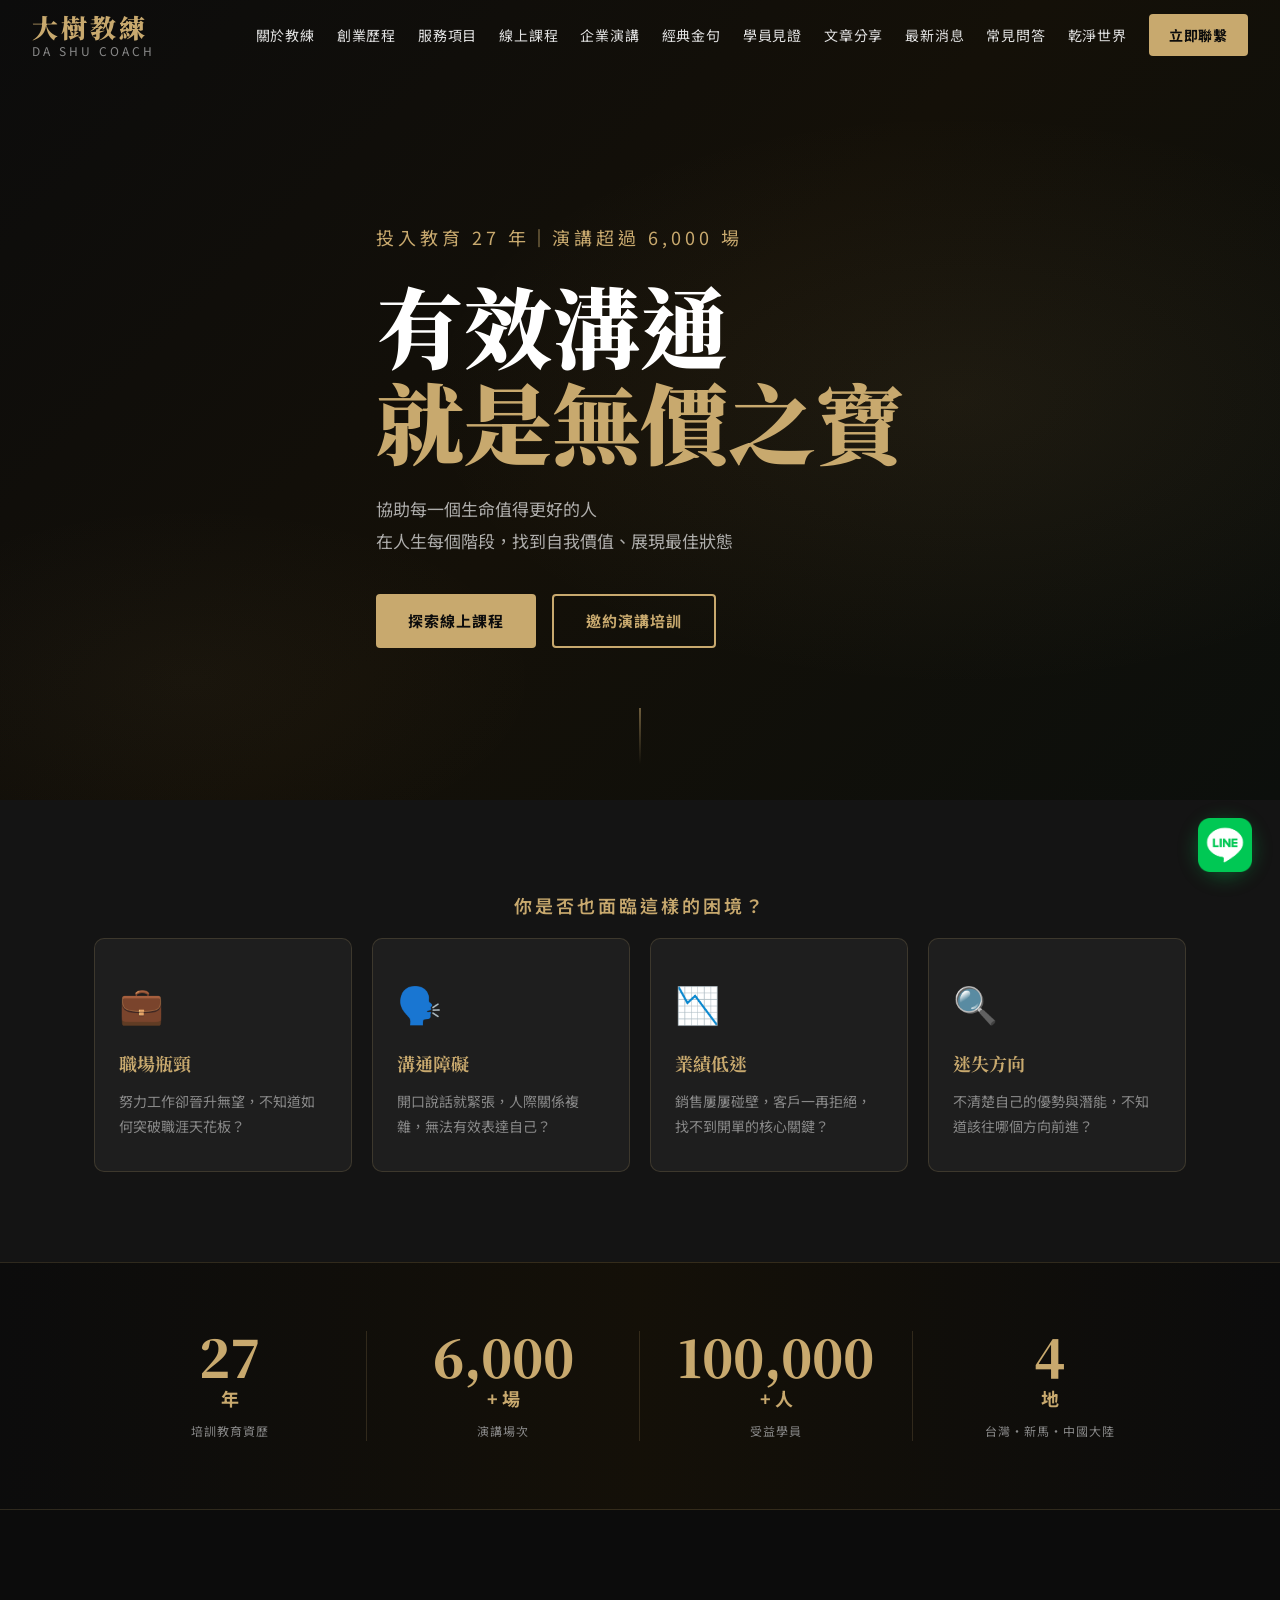
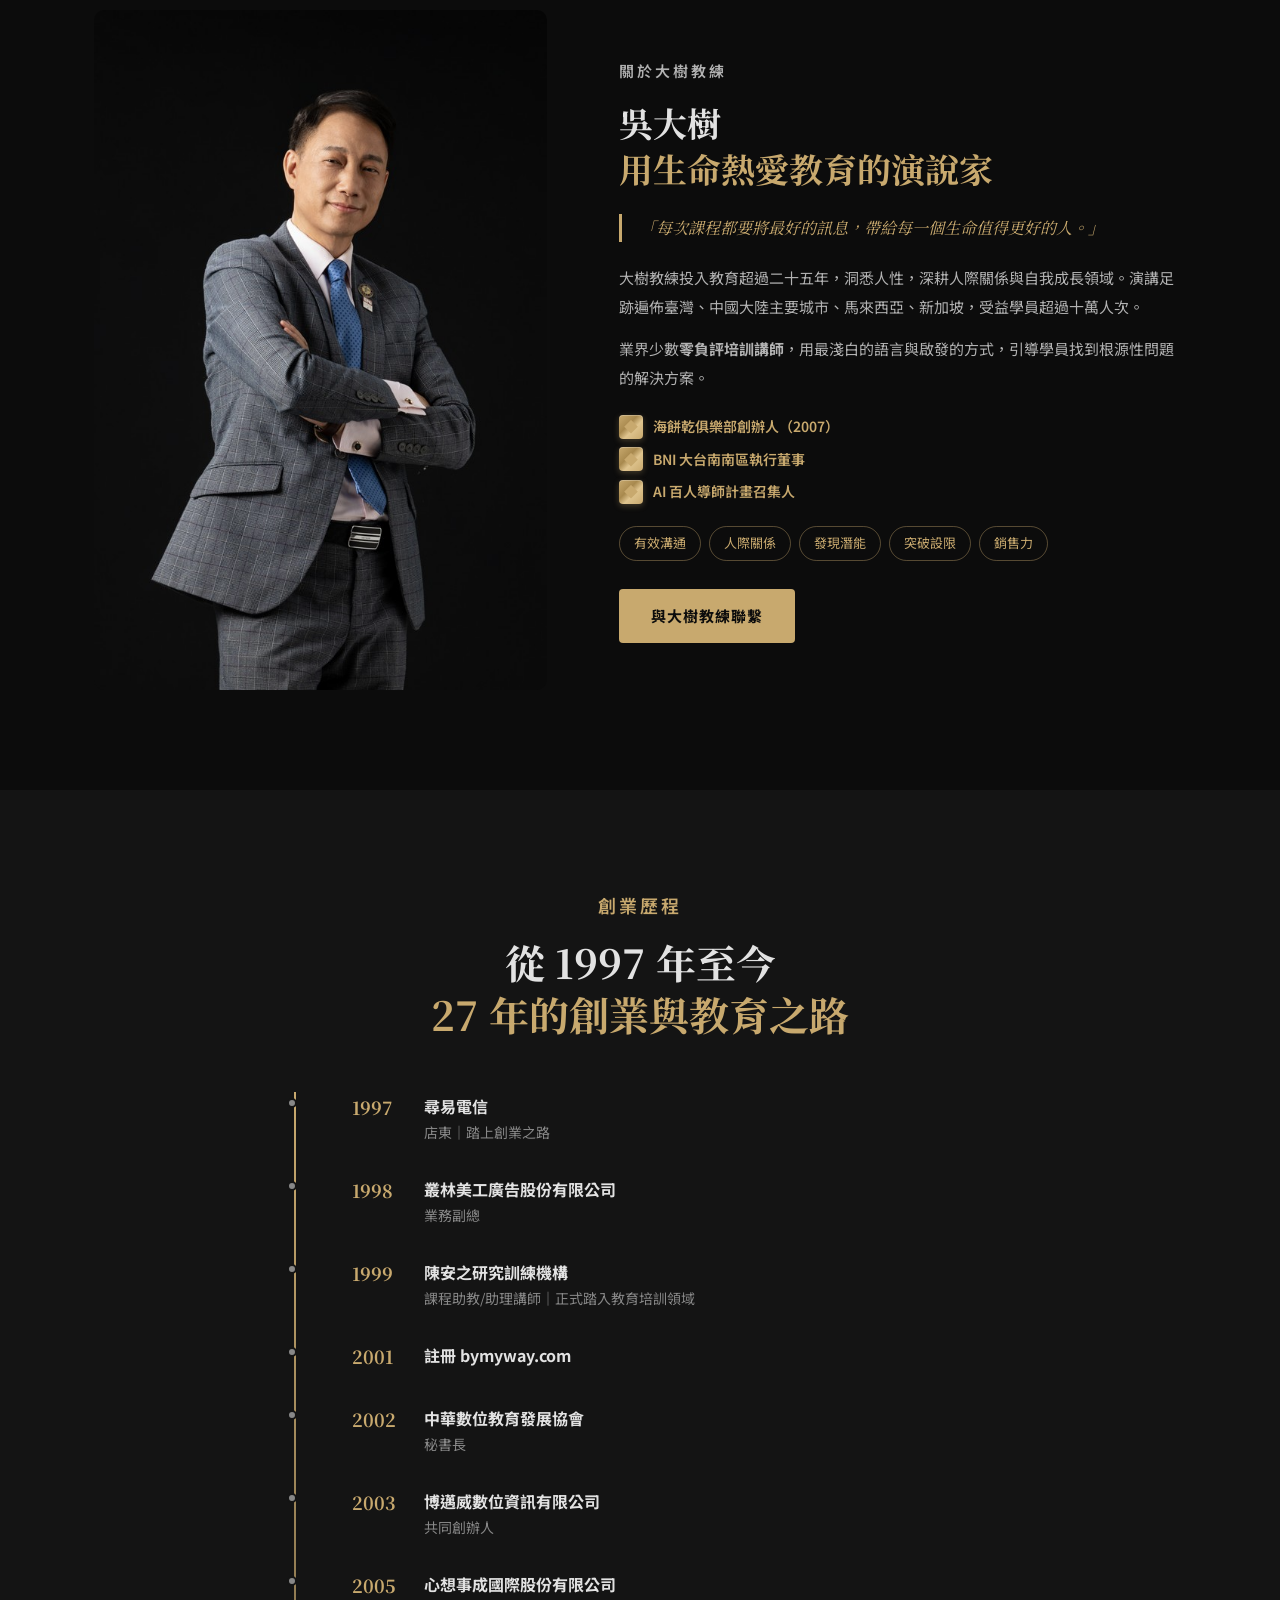
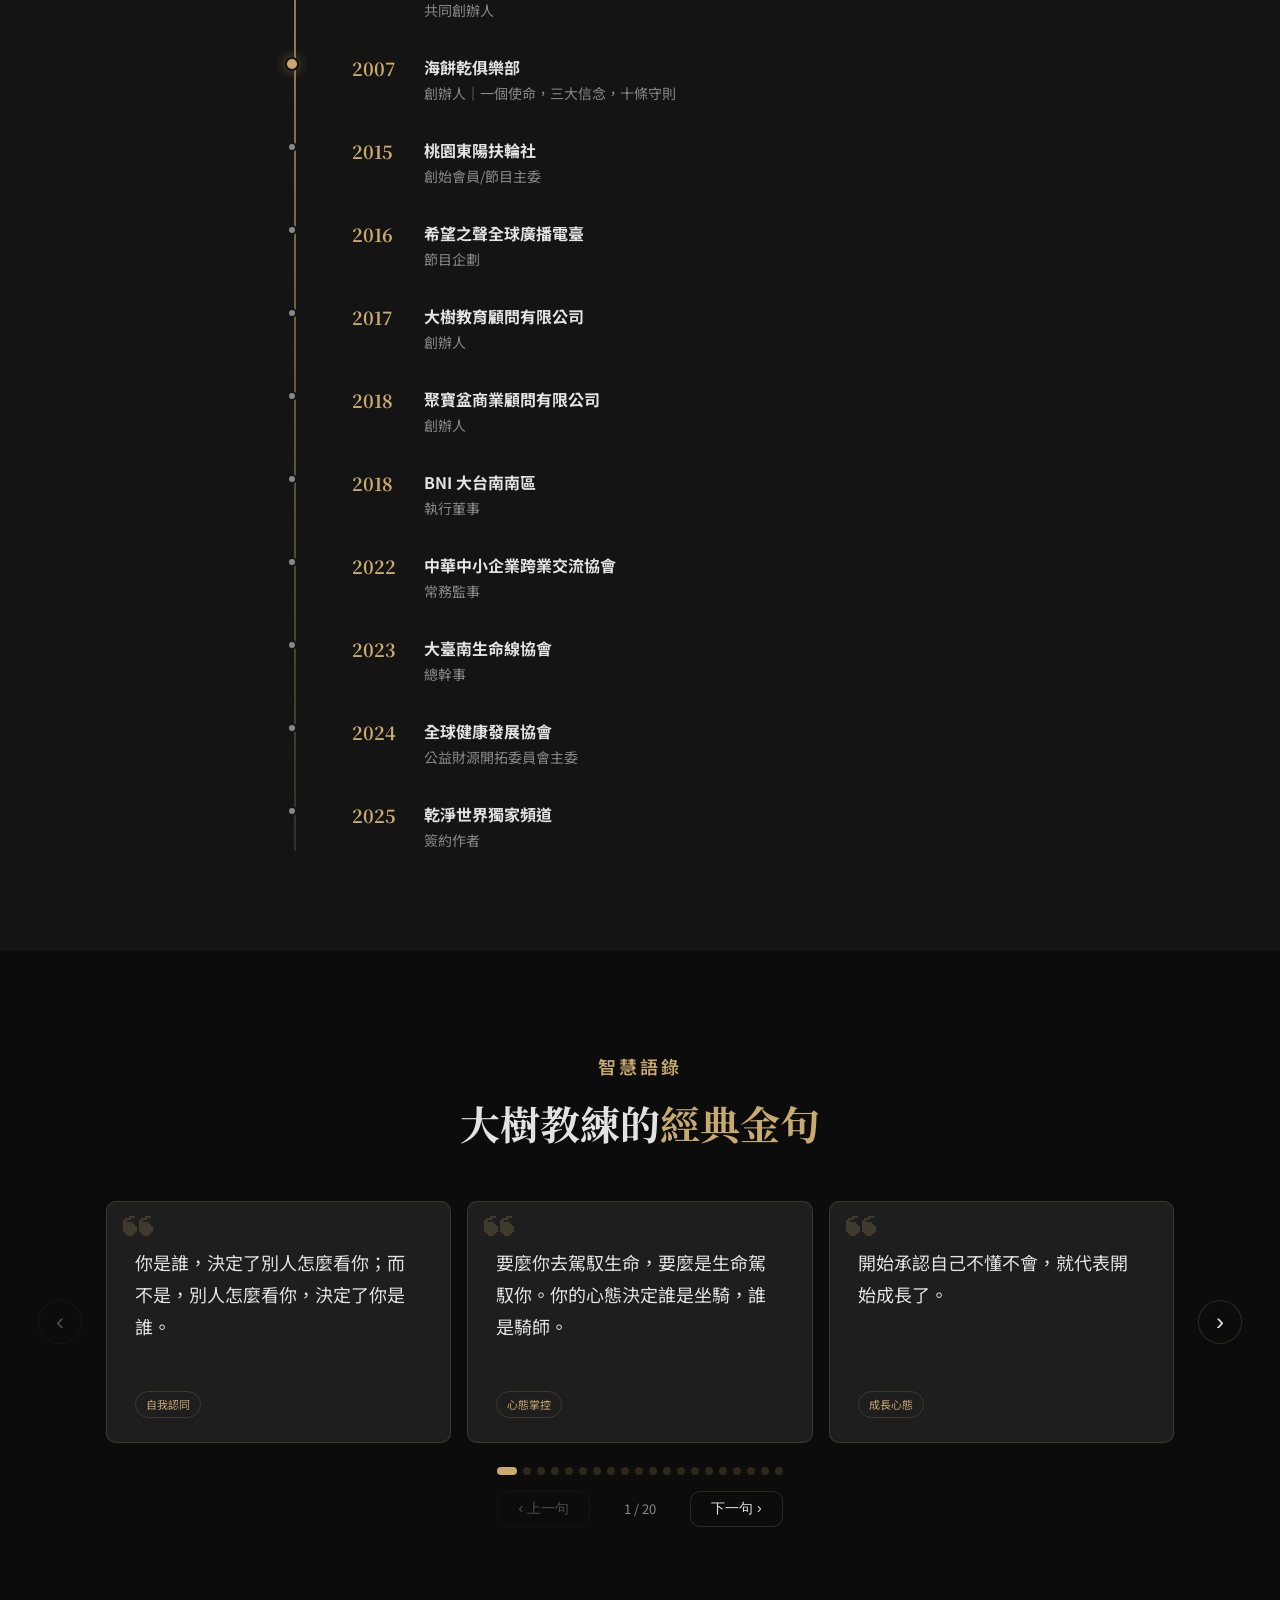
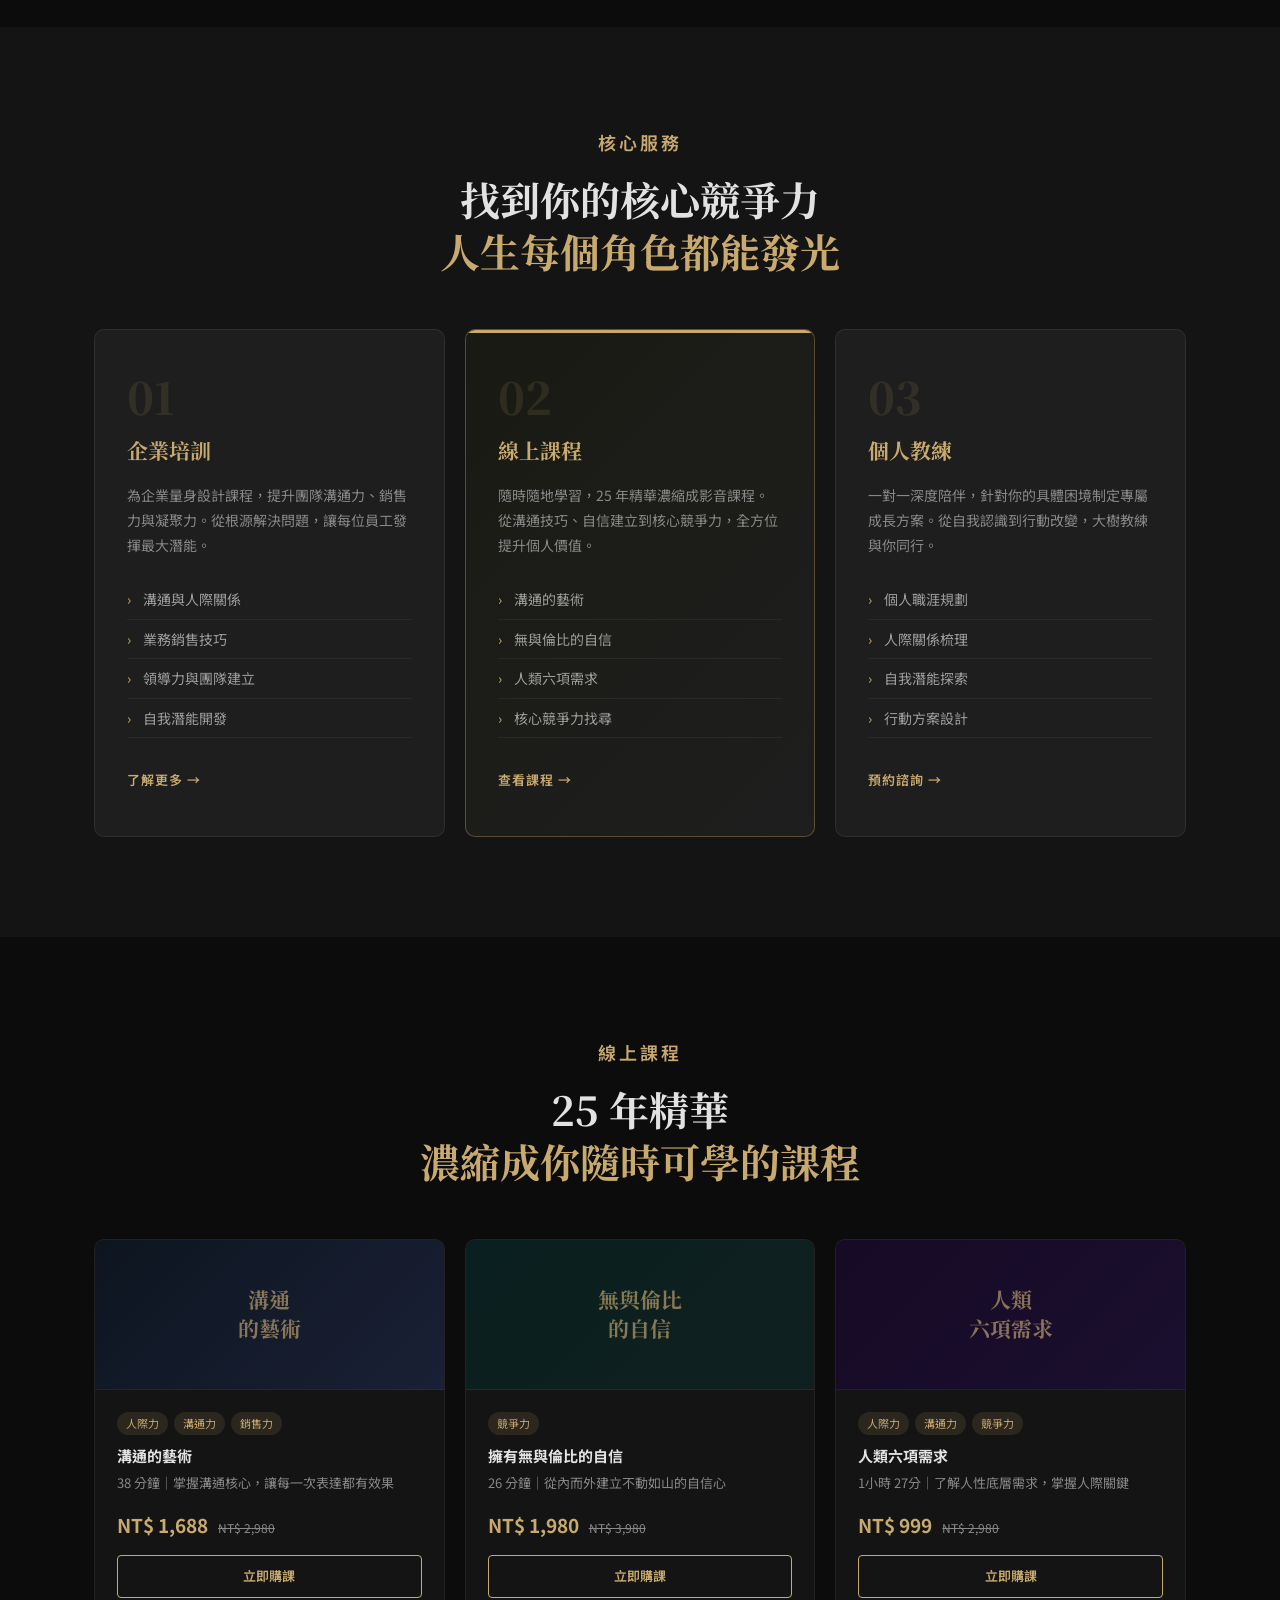
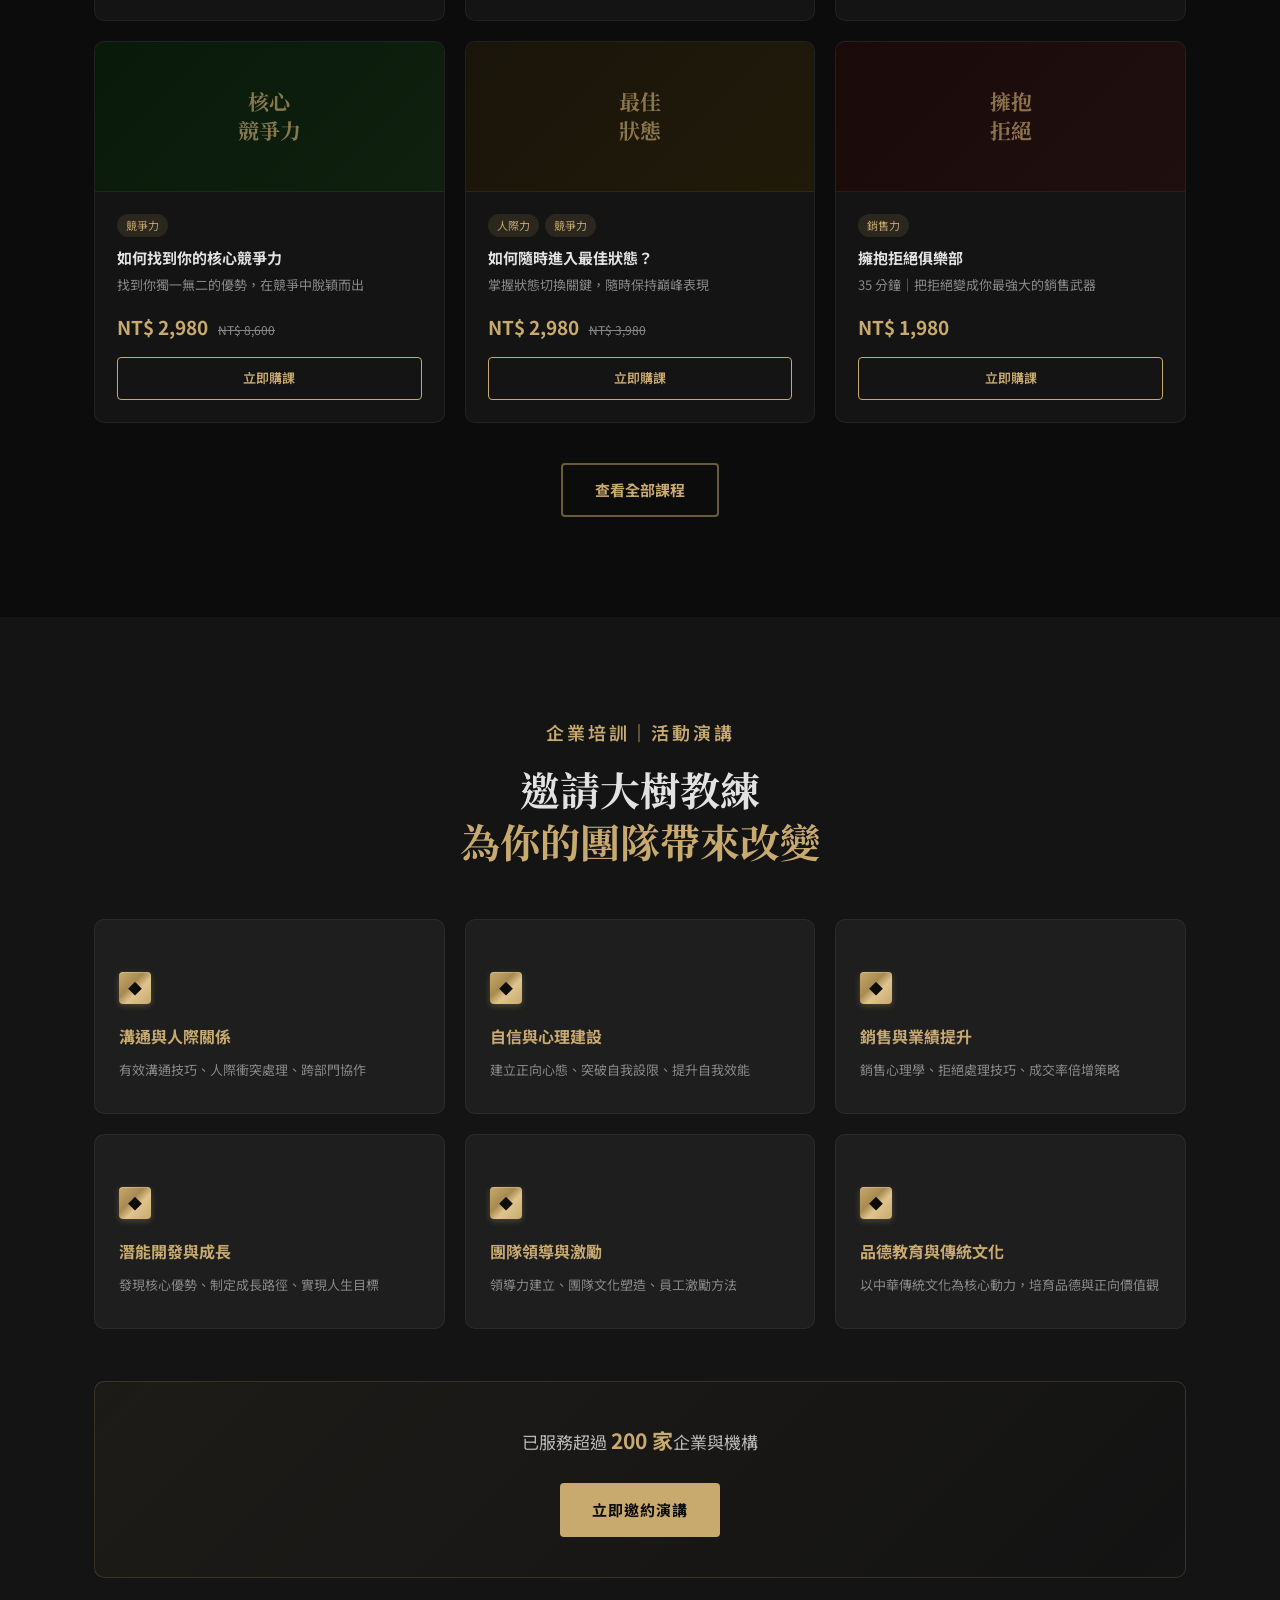
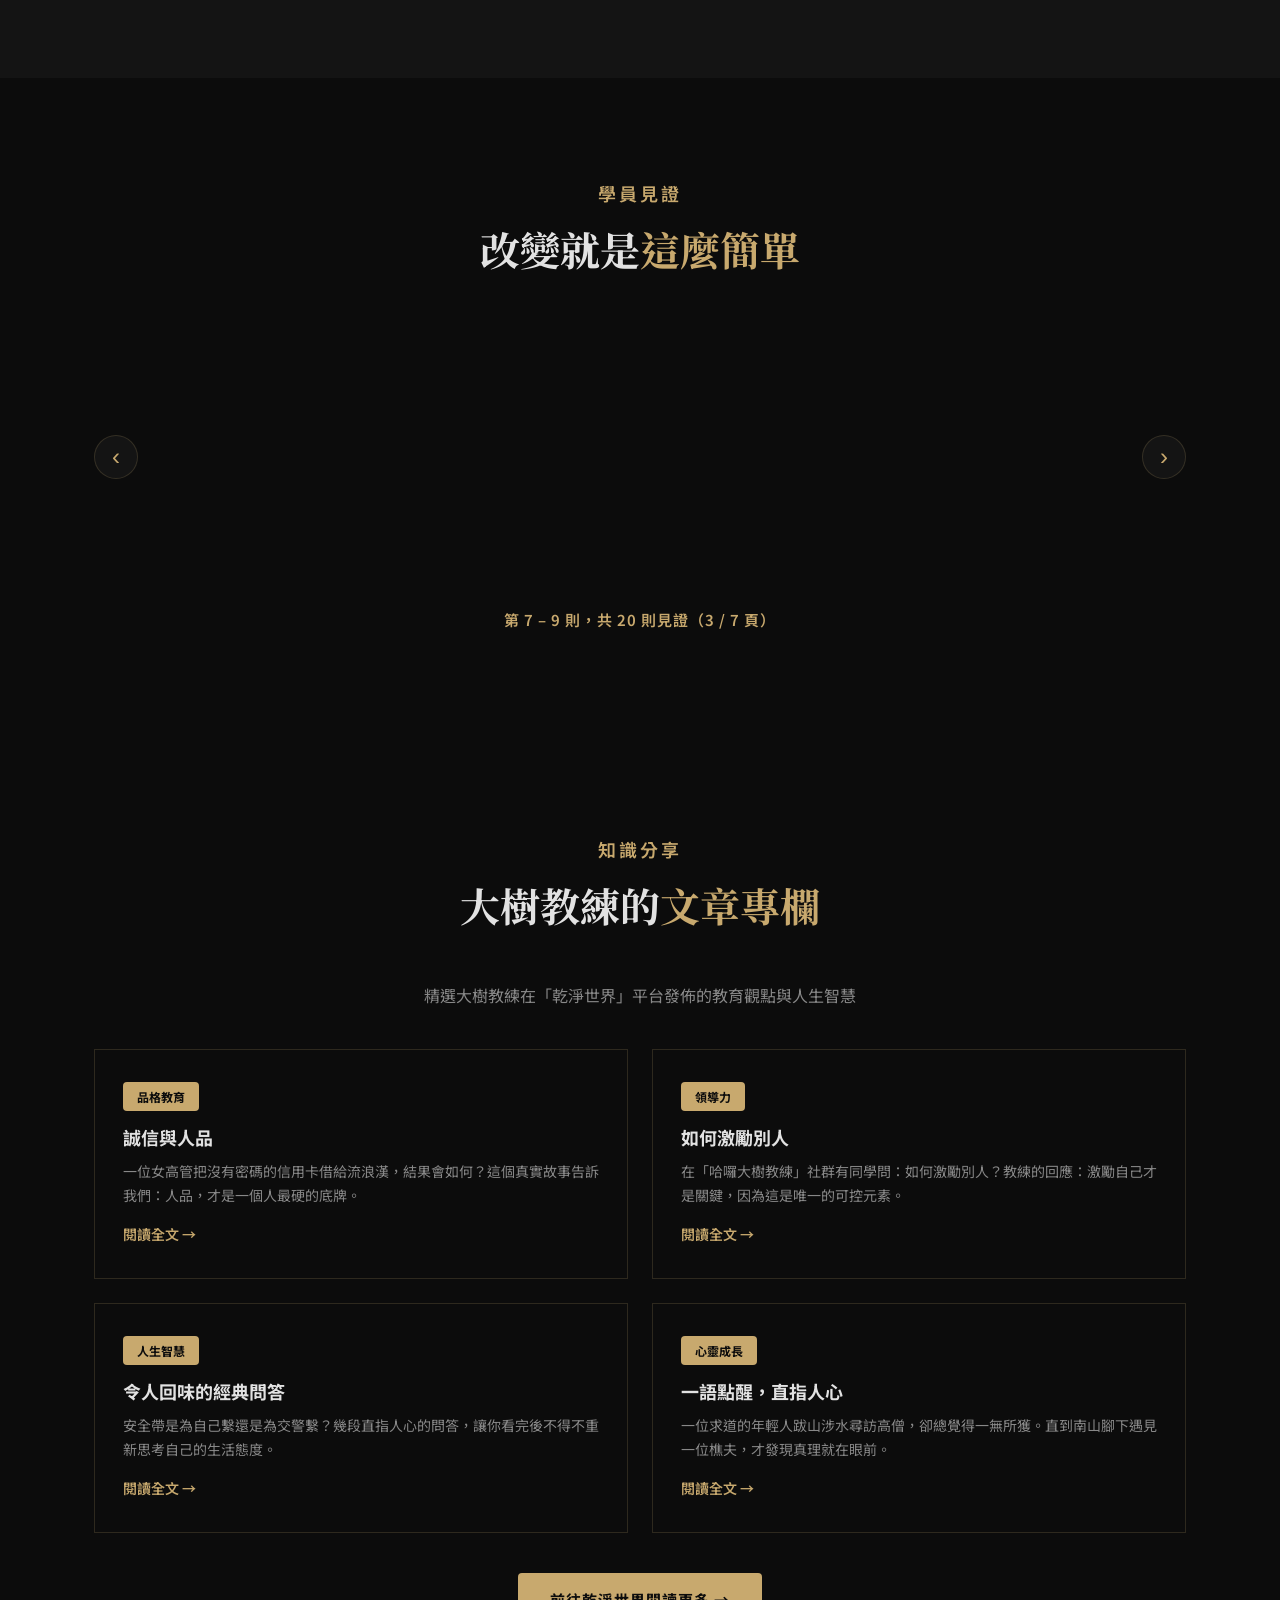
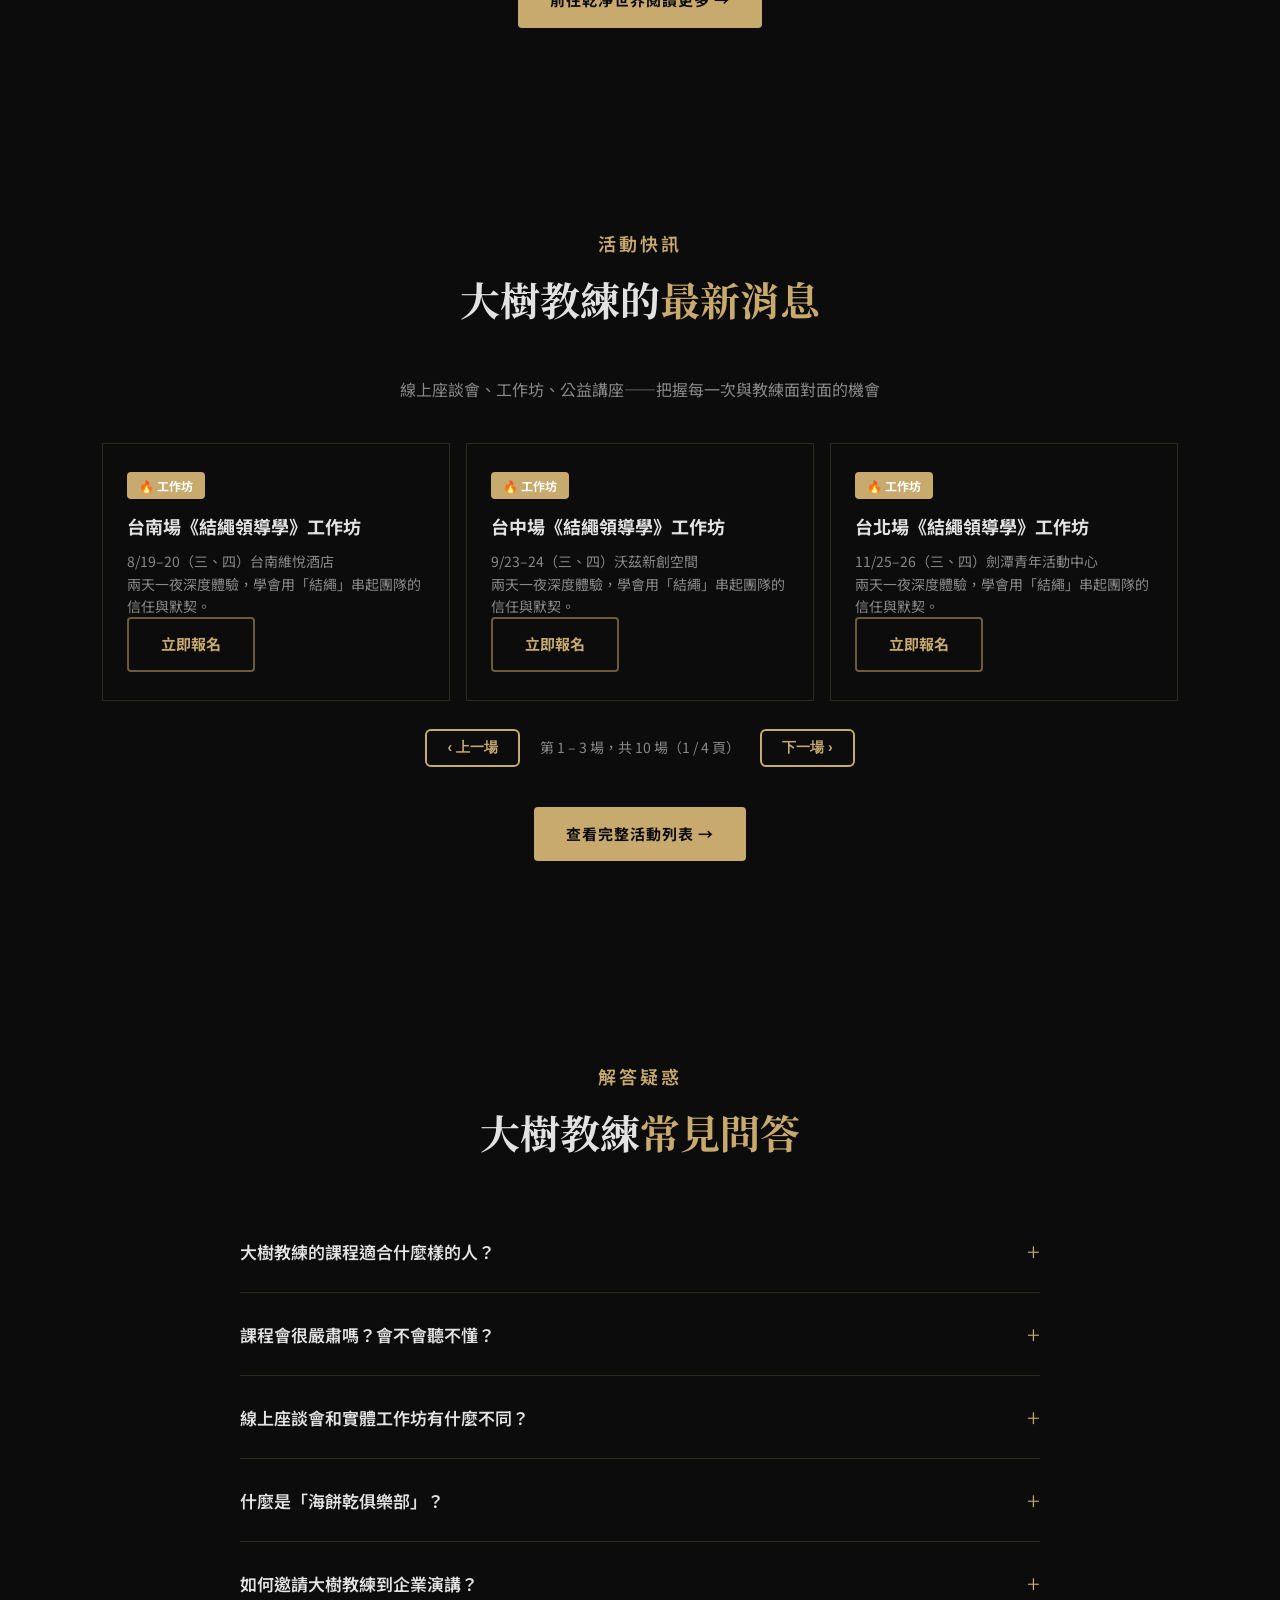
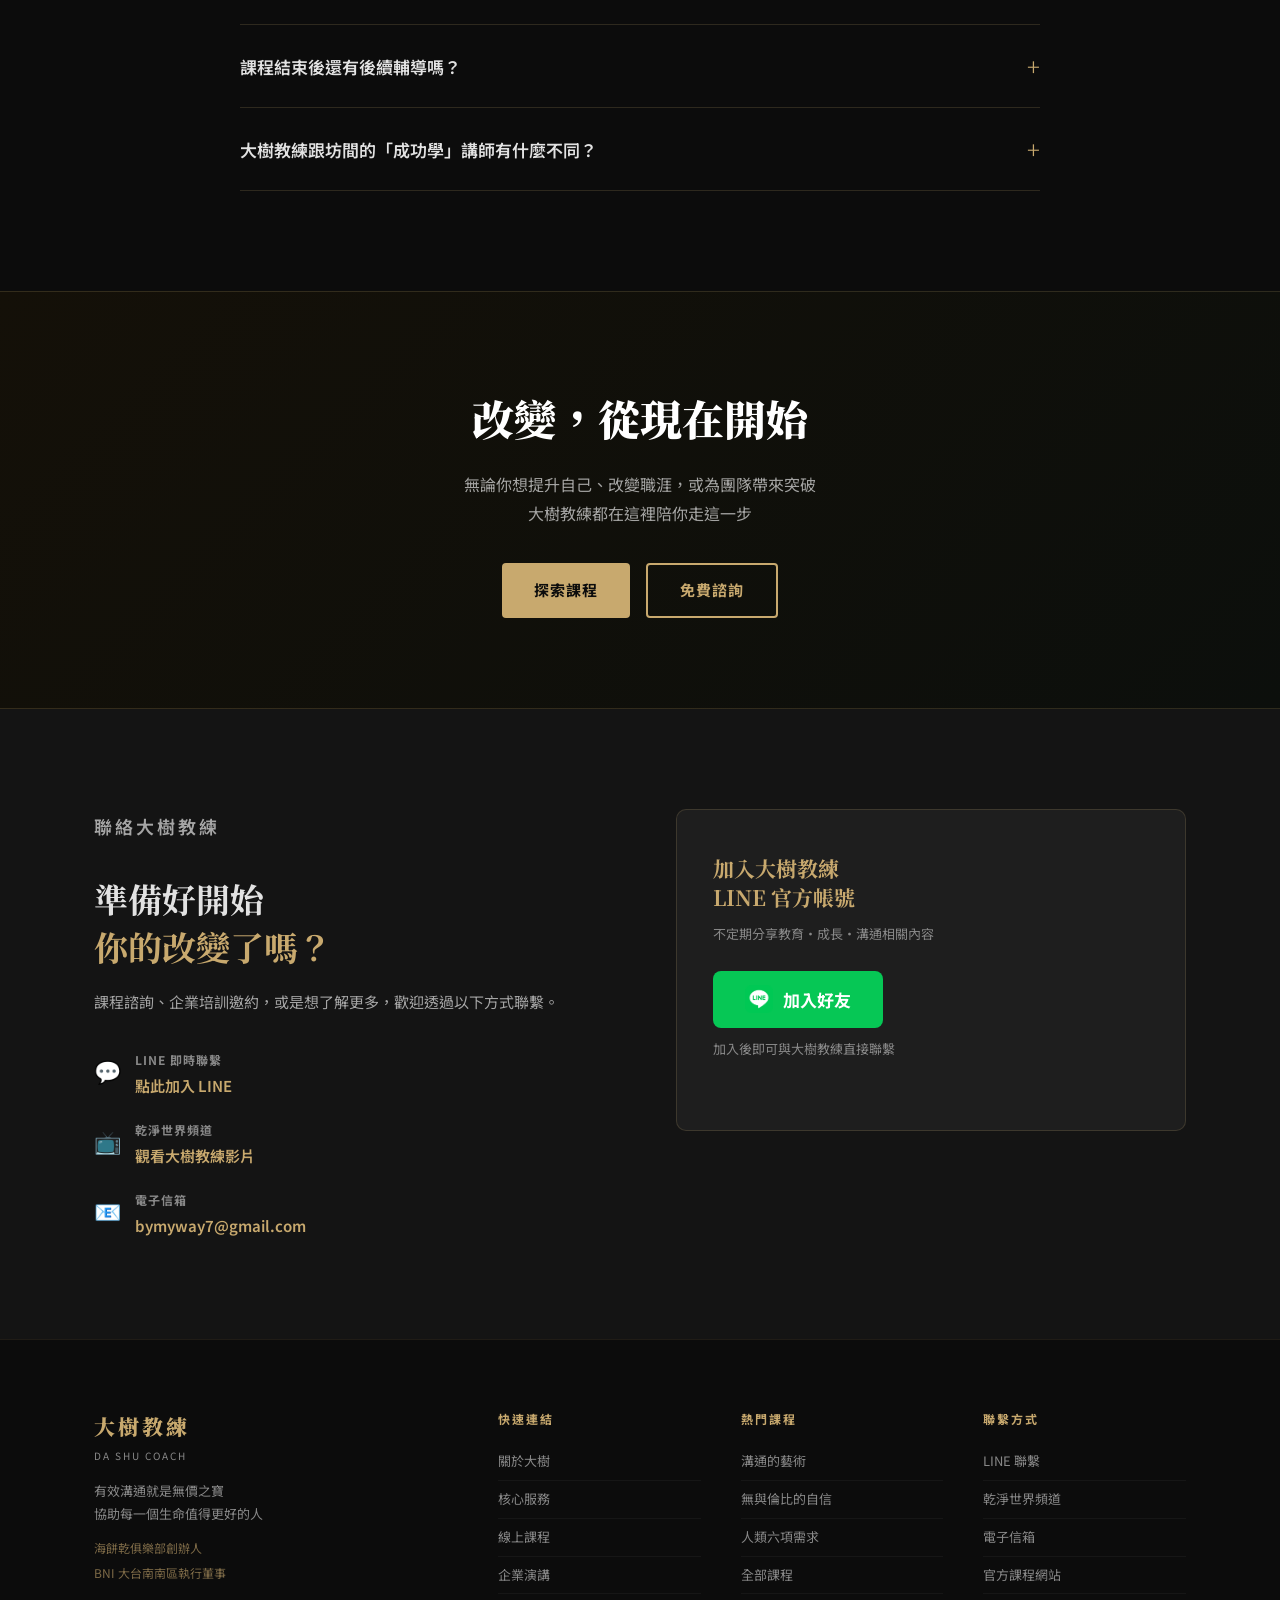
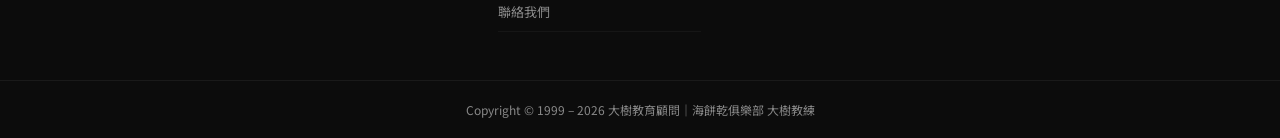
<file: index.html>
<!DOCTYPE html>
<html lang="zh-TW">
<head>
  <meta charset="UTF-8" />
  <meta name="viewport" content="width=device-width, initial-scale=1.0" />
  <title>大樹教練 吳大樹 ｜ 有效溝通就是無價之寶</title>
  <meta name="description" content="大樹教練吳大樹——培訓教練・團隊組建・演講訓練・AI導入教練。投入教育超過25年，演講超過6,000場，足跡遍及台灣、新加坡、馬來西亞及中國大陸。海餅乾俱樂部創辦人，BNI大台南南區執行董事，AI百人導師計畫召集人。" />
  <link rel="preconnect" href="https://fonts.googleapis.com" />
  <link rel="preconnect" href="https://fonts.gstatic.com" crossorigin />
  <link href="https://fonts.googleapis.com/css2?family=Noto+Serif+TC:wght@400;700;900&family=Noto+Sans+TC:wght@300;400;500;700&display=swap" rel="stylesheet" />
  <link rel="stylesheet" href="style.css" />

  <!-- GEO: Person Schema -->
  <script type="application/ld+json">
  {
    "@context": "https://schema.org",
    "@type": "Person",
    "name": "吳大樹",
    "alternateName": "大樹教練",
    "jobTitle": "培訓教練・團隊組建顧問・演講訓練師・AI導入教練",
    "description": "大樹教練吳大樹，投入教育超過25年，演講超過6,000場，足跡遍及台灣、新加坡、馬來西亞及中國大陸。專精培訓教練、團隊組建、演講訓練、AI導入輔導。海餅乾俱樂部創辦人，BNI大台南南區執行董事，AI百人導師計畫召集人。",
    "url": "https://www.bymyway.com/coach/",
    "sameAs": [
      "https://www.ganjingworld.com/@bymyway",
      "https://coach1973.github.io/bymyway-website/"
    ],
    "knowsAbout": ["培訓教練", "團隊組建", "演講訓練", "AI導入教練", "AI導入輔導", "有效溝通", "超級自信心", "領導力培訓", "企業演講", "結繩領導學"],
    "award": "BNI大台南南區執行董事",
    "affiliation": {
      "@type": "Organization",
      "name": "海餅乾俱樂部",
      "foundingDate": "2007",
      "description": "秉持培育人才、創造奇蹟、做對社會有貢獻的事的使命，由大樹教練於2007年創辦。"
    }
  }
  </script>

  <!-- GEO: FAQPage Schema -->
  <script type="application/ld+json">
  {
    "@context": "https://schema.org",
    "@type": "FAQPage",
    "mainEntity": [
      {
        "@type": "Question",
        "name": "大樹教練的課程適合什麼樣的人？",
        "acceptedAnswer": {
          "@type": "Answer",
          "text": "不論你是企業主管、創業者、業務人員、老師，或是想要提升自信心與溝通能力的任何人，教練的課程都能帶給你啟發。從20歲的大學生到60多歲的企業家，都在課程中找到屬於自己的收穫。"
        }
      },
      {
        "@type": "Question",
        "name": "課程會很嚴肅嗎？會不會聽不懂？",
        "acceptedAnswer": {
          "@type": "Answer",
          "text": "完全不會！大樹教練最擅長的就是用三歲小孩都聽得懂的話，講出深刻的人生道理。超過25年的教學經驗，讓課程節奏明快、案例生動，很多學員反饋12小時的課像坐高鐵一樣咻一下就過了。"
        }
      },
      {
        "@type": "Question",
        "name": "線上座談會和實體工作坊有什麼不同？",
        "acceptedAnswer": {
          "@type": "Answer",
          "text": "線上座談會每場約1.5小時，免費參加，適合初步認識教練的教學風格與理念。實體工作坊則是兩天一夜的深度體驗，透過互動演練、團隊挑戰與即時反饋，帶來更強烈的轉變與成長。"
        }
      },
      {
        "@type": "Question",
        "name": "什麼是海餅乾俱樂部？",
        "acceptedAnswer": {
          "@type": "Answer",
          "text": "海餅乾俱樂部是大樹教練於2007年創辦的核心團隊，秉持培育人才、創造奇蹟、做對社會有貢獻的事的使命。經過高標準的執行與印證，每年只有1至2位能成為正式成員。這是一群因理念相同而聚在一起的人。"
        }
      },
      {
        "@type": "Question",
        "name": "如何參加大樹教練的活動？",
        "acceptedAnswer": {
          "@type": "Answer",
          "text": "加入大樹教練的LINE官方帳號即可獲得最新活動通知與報名連結。線上座談會免費參加，實體工作坊分台南、台中、台北三地巡迴舉辦。"
        }
      },
      {
        "@type": "Question",
        "name": "大樹教練跟坊間的成功學講師有什麼不同？",
        "acceptedAnswer": {
          "@type": "Answer",
          "text": "大樹教練的核心信念是使用創世主的道德標準——真誠、善良、忍讓，所有教學都回歸到做人的根本。不販賣焦慮，不靠話術，而是用超過25年的真實經驗，幫助每一個生命值得更好的人。"
        }
      }
    ]
  }
  </script>

  <!-- GEO: Article Schema (4篇文章) -->
  <script type="application/ld+json">
  {
    "@context": "https://schema.org",
    "@type": "ItemList",
    "name": "大樹教練文章專欄",
    "itemListElement": [
      {
        "@type": "Article",
        "position": 1,
        "name": "誠信與人品",
        "author": {"@type": "Person", "name": "大樹教練"},
        "description": "一位女高管把沒有密碼的信用卡借給流浪漢，結果會如何？這個真實故事告訴我們：人品，才是一個人最硬的底牌。",
        "url": "https://www.ganjingworld.com/article/1h2hvr7vnil5CRdZgIX5tk5zF1ht1c"
      },
      {
        "@type": "Article",
        "position": 2,
        "name": "如何激勵別人",
        "author": {"@type": "Person", "name": "大樹教練"},
        "description": "在哈囉大樹教練社群有同學問：如何激勵別人？教練的回應：激勵自己才是關鍵，因為這是唯一的可控元素。",
        "url": "https://www.ganjingworld.com/article/1h4jau0kq6q2tot2iBenPs3Vz1g51c"
      },
      {
        "@type": "Article",
        "position": 3,
        "name": "令人回味的經典問答",
        "author": {"@type": "Person", "name": "大樹教練"},
        "description": "安全帶是為自己繫還是為交警繫？幾段直指人心的問答，讓你看完後不得不重新思考自己的生活態度。",
        "url": "https://www.ganjingworld.com/article/1h12753c9gq77W8zRDUFbRQsb1ml1c"
      },
      {
        "@type": "Article",
        "position": 4,
        "name": "一語點醒，直指人心",
        "author": {"@type": "Person", "name": "大樹教練"},
        "description": "一位求道的年輕人跋山涉水尋訪高僧，卻總覺得一無所獲。直到南山腳下遇見一位樵夫，才發現真理就在眼前。",
        "url": "https://www.ganjingworld.com/article/1h1dorjefkd1TtjypM9fPFma71vi1c"
      }
    ]
  }
  </script>

  <!-- GEO: Event Schema (近期活動) -->
  <script type="application/ld+json">
  {
    "@context": "https://schema.org",
    "@type": "ItemList",
    "name": "大樹教練近期活動",
    "itemListElement": [
      {
        "@type": "Event",
        "position": 1,
        "name": "大樹教練線上座談會（6/21）",
        "startDate": "2026-06-21T20:00:00+08:00",
        "endDate": "2026-06-21T21:30:00+08:00",
        "eventAttendanceMode": "https://schema.org/OnlineEventAttendanceMode",
        "organizer": {"@type": "Person", "name": "大樹教練"},
        "isAccessibleForFree": true,
        "description": "免費線上座談會，限額100人，由大樹教練主持"
      },
      {
        "@type": "Event",
        "position": 2,
        "name": "台南場《結繩領導學》實體工作坊",
        "startDate": "2026-08-19",
        "endDate": "2026-08-20",
        "eventAttendanceMode": "https://schema.org/OfflineEventAttendanceMode",
        "location": {"@type": "Place", "name": "台南維悅酒店", "address": "台南市"},
        "organizer": {"@type": "Person", "name": "大樹教練"},
        "description": "兩天一夜深度體驗，學會用結繩串起團隊的信任與默契"
      },
      {
        "@type": "Event",
        "position": 3,
        "name": "台中場《結繩領導學》實體工作坊",
        "startDate": "2026-09-23",
        "endDate": "2026-09-24",
        "eventAttendanceMode": "https://schema.org/OfflineEventAttendanceMode",
        "location": {"@type": "Place", "name": "沃茲新創空間", "address": "台中市"},
        "organizer": {"@type": "Person", "name": "大樹教練"},
        "description": "兩天一夜深度體驗，學會用結繩串起團隊的信任與默契"
      },
      {
        "@type": "Event",
        "position": 4,
        "name": "台北場《結繩領導學》實體工作坊",
        "startDate": "2026-11-25",
        "endDate": "2026-11-26",
        "eventAttendanceMode": "https://schema.org/OfflineEventAttendanceMode",
        "location": {"@type": "Place", "name": "劍潭青年活動中心", "address": "台北市"},
        "organizer": {"@type": "Person", "name": "大樹教練"},
        "description": "兩天一夜深度體驗，學會用結繩串起團隊的信任與默契"
      }
    ]
  }
  </script>

  <!-- GEO: WebSite Schema -->
  <script type="application/ld+json">
  {
    "@context": "https://schema.org",
    "@type": "WebSite",
    "name": "大樹教練官方網站",
    "url": "https://www.bymyway.com/coach/",
    "description": "大樹教練吳大樹的官方網站——有效溝通就是無價之寶。投入教育超過25年，演講超過6,000場，海餅乾俱樂部創辦人。",
    "author": {"@type": "Person", "name": "吳大樹"},
    "dateModified": "2026-06-15"
  }
  </script>
</head>
<body>

  <!-- 導覽列 -->
  <header class="navbar" id="navbar">
    <div class="container nav-inner">
      <a href="#" class="logo">
        <span class="logo-main">大樹教練</span>
        <span class="logo-sub">DA SHU COACH</span>
      </a>
      <nav class="nav-links">
        <a href="#about">關於教練</a>
        <a href="#timeline">創業歷程</a>
        <a href="#services">服務項目</a>
        <a href="#courses">線上課程</a>
        <a href="#speaking">企業演講</a>
        <a href="#quotes">經典金句</a>
        <a href="#testimonials">學員見證</a>
        <a href="#articles">文章分享</a>
        <a href="#news">最新消息</a>
        <a href="#faq">常見問答</a>
        <a href="https://www.ganjingworld.com/@bymyway" target="_blank">乾淨世界</a>
        <a href="#contact" class="btn-nav">立即聯繫</a>
      </nav>
      <button class="hamburger" id="hamburger" aria-label="選單">
        <span></span><span></span><span></span>
      </button>
    </div>
    <div class="mobile-menu" id="mobileMenu">
      <a href="#about">關於教練</a>
      <a href="#timeline">創業歷程</a>
      <a href="#services">服務項目</a>
      <a href="#courses">線上課程</a>
      <a href="#speaking">企業演講</a>
      <a href="#quotes">經典金句</a>
      <a href="#articles">文章分享</a>
      <a href="#news">最新消息</a>
      <a href="#faq">常見問答</a>
      <a href="#contact">立即聯繫</a>
    </div>
  </header>

  <!-- Hero -->
  <section class="hero">
    <div class="hero-bg"></div>
    <div class="container hero-content">
      <p class="hero-tag">投入教育 27 年｜演講超過 6,000 場</p>
      <h1 class="hero-title">有效溝通<br><span class="gold">就是無價之寶</span></h1>
      <p class="hero-desc">
        協助每一個生命值得更好的人<br>
        在人生每個階段，找到自我價值、展現最佳狀態
      </p>
      <div class="hero-btns">
        <a href="#courses" class="btn-gold">探索線上課程</a>
        <a href="#contact" class="btn-line">邀約演講培訓</a>
      </div>
    </div>
    <div class="scroll-hint"><span></span></div>
  </section>

  <!-- 痛點 -->
  <section class="pain" id="pain">
    <div class="container">
      <p class="tag center">你是否也面臨這樣的困境？</p>
      <div class="pain-grid">
        <div class="pain-card">
          <div class="pain-icon">💼</div>
          <h3>職場瓶頸</h3>
          <p>努力工作卻晉升無望，不知道如何突破職涯天花板？</p>
        </div>
        <div class="pain-card">
          <div class="pain-icon">🗣️</div>
          <h3>溝通障礙</h3>
          <p>開口說話就緊張，人際關係複雜，無法有效表達自己？</p>
        </div>
        <div class="pain-card">
          <div class="pain-icon">📉</div>
          <h3>業績低迷</h3>
          <p>銷售屢屢碰壁，客戶一再拒絕，找不到開單的核心關鍵？</p>
        </div>
        <div class="pain-card">
          <div class="pain-icon">🔍</div>
          <h3>迷失方向</h3>
          <p>不清楚自己的優勢與潛能，不知道該往哪個方向前進？</p>
        </div>
      </div>
    </div>
  </section>

  <!-- 數據條 -->
  <section class="stats">
    <div class="container stats-grid">
      <div class="stat-item">
        <span class="stat-num" data-target="27">0</span><span class="stat-unit">年</span>
        <span class="stat-label">培訓教育資歷</span>
      </div>
      <div class="stat-item">
        <span class="stat-num" data-target="6000">0</span><span class="stat-unit">+ 場</span>
        <span class="stat-label">演講場次</span>
      </div>
      <div class="stat-item">
        <span class="stat-num" data-target="100000">0</span><span class="stat-unit">+ 人</span>
        <span class="stat-label">受益學員</span>
      </div>
      <div class="stat-item">
        <span class="stat-num" data-target="4">0</span><span class="stat-unit">地</span>
        <span class="stat-label">台灣・新馬・中國大陸</span>
      </div>
    </div>
  </section>

  <!-- 關於教練 -->
  <section class="about" id="about">
    <div class="container about-inner">
      <div class="about-photo">
        <img
          src="coach-profile.jpg"
          alt="大樹教練 吳大樹"
        />
      </div>
      <div class="about-text">
        <p class="tag">關於大樹教練</p>
        <h2>吳大樹<br><span class="gold">用生命熱愛教育的演說家</span></h2>
        <blockquote>
          「每次課程都要將最好的訊息，帶給每一個生命值得更好的人。」
        </blockquote>
        <p>大樹教練投入教育超過二十五年，洞悉人性，深耕人際關係與自我成長領域。演講足跡遍佈臺灣、中國大陸主要城市、馬來西亞、新加坡，受益學員超過十萬人次。</p>
        <p>業界少數<strong>零負評培訓講師</strong>，用最淺白的語言與啟發的方式，引導學員找到根源性問題的解決方案。</p>

        <div class="identity-tags">
          <span><span class="id-icon">◆</span> 海餅乾俱樂部創辦人（2007）</span>
          <span><span class="id-icon">◆</span> BNI 大台南南區執行董事</span>
          <span><span class="id-icon">◆</span> AI 百人導師計畫召集人</span>
        </div>

        <div class="about-skills">
          <span>有效溝通</span>
          <span>人際關係</span>
          <span>發現潛能</span>
          <span>突破設限</span>
          <span>銷售力</span>
        </div>
        <a href="#contact" class="btn-gold">與大樹教練聯繫</a>
      </div>
    </div>
  </section>

  <!-- 創業歷程 -->
  <section class="timeline" id="timeline">
    <div class="container">
      <p class="tag center">創業歷程</p>
      <h2 class="section-title center">從 1997 年至今<br><span class="gold">27 年的創業與教育之路</span></h2>
      <div class="timeline-track">
        <div class="tl-item">
          <span class="tl-year">1997</span>
          <div class="tl-content">
            <h4>尋易電信</h4>
            <p>店東｜踏上創業之路</p>
          </div>
        </div>
        <div class="tl-item">
          <span class="tl-year">1998</span>
          <div class="tl-content">
            <h4>叢林美工廣告股份有限公司</h4>
            <p>業務副總</p>
          </div>
        </div>
        <div class="tl-item">
          <span class="tl-year">1999</span>
          <div class="tl-content">
            <h4>陳安之研究訓練機構</h4>
            <p>課程助教/助理講師｜正式踏入教育培訓領域</p>
          </div>
        </div>
        <div class="tl-item">
          <span class="tl-year">2001</span>
          <div class="tl-content">
            <h4>註冊 bymyway.com</h4>
          </div>
        </div>
        <div class="tl-item">
          <span class="tl-year">2002</span>
          <div class="tl-content">
            <h4>中華數位教育發展協會</h4>
            <p>秘書長</p>
          </div>
        </div>
        <div class="tl-item">
          <span class="tl-year">2003</span>
          <div class="tl-content">
            <h4>博邁威數位資訊有限公司</h4>
            <p>共同創辦人</p>
          </div>
        </div>
        <div class="tl-item">
          <span class="tl-year">2005</span>
          <div class="tl-content">
            <h4>心想事成國際股份有限公司</h4>
            <p>共同創辦人</p>
          </div>
        </div>
        <div class="tl-item highlight">
          <span class="tl-year">2007</span>
          <div class="tl-content">
            <h4>海餅乾俱樂部</h4>
            <p>創辦人｜一個使命，三大信念，十條守則</p>
          </div>
        </div>
        <div class="tl-item">
          <span class="tl-year">2015</span>
          <div class="tl-content">
            <h4>桃園東陽扶輪社</h4>
            <p>創始會員/節目主委</p>
          </div>
        </div>
        <div class="tl-item">
          <span class="tl-year">2016</span>
          <div class="tl-content">
            <h4>希望之聲全球廣播電臺</h4>
            <p>節目企劃</p>
          </div>
        </div>
        <div class="tl-item">
          <span class="tl-year">2017</span>
          <div class="tl-content">
            <h4>大樹教育顧問有限公司</h4>
            <p>創辦人</p>
          </div>
        </div>
        <div class="tl-item">
          <span class="tl-year">2018</span>
          <div class="tl-content">
            <h4>聚寶盆商業顧問有限公司</h4>
            <p>創辦人</p>
          </div>
        </div>
        <div class="tl-item">
          <span class="tl-year">2018</span>
          <div class="tl-content">
            <h4>BNI 大台南南區</h4>
            <p>執行董事</p>
          </div>
        </div>
        <div class="tl-item">
          <span class="tl-year">2022</span>
          <div class="tl-content">
            <h4>中華中小企業跨業交流協會</h4>
            <p>常務監事</p>
          </div>
        </div>
        <div class="tl-item">
          <span class="tl-year">2023</span>
          <div class="tl-content">
            <h4>大臺南生命線協會</h4>
            <p>總幹事</p>
          </div>
        </div>
        <div class="tl-item">
          <span class="tl-year">2024</span>
          <div class="tl-content">
            <h4>全球健康發展協會</h4>
            <p>公益財源開拓委員會主委</p>
          </div>
        </div>
        <div class="tl-item">
          <span class="tl-year">2025</span>
          <div class="tl-content">
            <h4>乾淨世界獨家頻道</h4>
            <p>簽約作者</p>
          </div>
        </div>
      </div>
    </div>
  </section>

  <!-- 智慧語錄 -->
  <section class="quotes-carousel" id="quotes">
    <div class="container">
      <p class="tag center">智慧語錄</p>
      <h2 class="section-title center">大樹教練的<span class="gold">經典金句</span></h2>

      <div class="carousel-wrapper">
        <button class="carousel-btn carousel-prev" id="qPrev">‹</button>

        <div class="carousel-viewport">
          <div class="carousel-track" id="qTrack">

            <div class="carousel-card">
              <span class="card-quote-mark">❝</span>
              <p class="card-text">你是誰，決定了別人怎麼看你；而不是，別人怎麼看你，決定了你是誰。</p>
              <span class="card-tag">自我認同</span>
            </div>

            <div class="carousel-card">
              <span class="card-quote-mark">❝</span>
              <p class="card-text">要麼你去駕馭生命，要麼是生命駕馭你。你的心態決定誰是坐騎，誰是騎師。</p>
              <span class="card-tag">心態掌控</span>
            </div>

            <div class="carousel-card">
              <span class="card-quote-mark">❝</span>
              <p class="card-text">開始承認自己不懂不會，就代表開始成長了。</p>
              <span class="card-tag">成長心態</span>
            </div>

            <div class="carousel-card">
              <span class="card-quote-mark">❝</span>
              <p class="card-text">你沒有的東西，你無法給別人。</p>
              <span class="card-tag">自信心</span>
            </div>

            <div class="carousel-card">
              <span class="card-quote-mark">❝</span>
              <p class="card-text">「誤解」比「不懂」更可怕。</p>
              <span class="card-tag">學習觀念</span>
            </div>

            <div class="carousel-card">
              <span class="card-quote-mark">❝</span>
              <p class="card-text">證明自己是對的，有時候是一種很大的內耗。</p>
              <span class="card-tag">人生智慧</span>
            </div>

            <div class="carousel-card">
              <span class="card-quote-mark">❝</span>
              <p class="card-text">用結果讓別人改口。</p>
              <span class="card-tag">行動力</span>
            </div>

            <div class="carousel-card">
              <span class="card-quote-mark">❝</span>
              <p class="card-text">如果你不掌控就會失控。</p>
              <span class="card-tag">自信心</span>
            </div>

            <div class="carousel-card">
              <span class="card-quote-mark">❝</span>
              <p class="card-text">所有的結果都是你同意後的結果。</p>
              <span class="card-tag">自信心</span>
            </div>

            <div class="carousel-card">
              <span class="card-quote-mark">❝</span>
              <p class="card-text">你為何而來，就會因何而走。只有一種情況你會一直留下來：你是因為理念相同而來。只要理念不變，你也沒有理由離開。</p>
              <span class="card-tag">海餅乾俱樂部</span>
            </div>

            <div class="carousel-card">
              <span class="card-quote-mark">❝</span>
              <p class="card-text">培育人才，創造奇蹟，做對社會有貢獻的事。</p>
              <span class="card-tag">海餅乾使命</span>
            </div>

            <div class="carousel-card">
              <span class="card-quote-mark">❝</span>
              <p class="card-text">態度一流、思想積極、高度意願、形象良好、全力以赴、自動自發、凡事付出、最佳狀態、一定準時、每天快樂！</p>
              <span class="card-tag">海餅乾十條守則</span>
            </div>

            <div class="carousel-card">
              <span class="card-quote-mark">❝</span>
              <p class="card-text">人們經常處於：知道，做不到。我們的目標是：知道，做到。最終的境界要：不知道，做到。</p>
              <span class="card-tag">知行合一</span>
            </div>

            <div class="carousel-card">
              <span class="card-quote-mark">❝</span>
              <p class="card-text">沒有內功，就沒有威力。</p>
              <span class="card-tag">內在修煉</span>
            </div>

            <div class="carousel-card">
              <span class="card-quote-mark">❝</span>
              <p class="card-text">承認自己有缺點，承認自己會犯錯，這就是自信的開始。</p>
              <span class="card-tag">自信心</span>
            </div>

            <div class="carousel-card">
              <span class="card-quote-mark">❝</span>
              <p class="card-text">100%為自己的生命負責，高標要求自己，成為他人的學習典範。</p>
              <span class="card-tag">海餅乾信念</span>
            </div>

            <div class="carousel-card">
              <span class="card-quote-mark">❝</span>
              <p class="card-text">許多人都怕別人不認同。其實沒必要！因為你並不會因為他人的認同或不認同而改變了本質。</p>
              <span class="card-tag">自我認同</span>
            </div>

            <div class="carousel-card">
              <span class="card-quote-mark">❝</span>
              <p class="card-text">面對同樣的困難，心態好時，心靜如水，如走平地；心態不好時，心亂如麻，如履薄冰。</p>
              <span class="card-tag">心態掌控</span>
            </div>

            <div class="carousel-card">
              <span class="card-quote-mark">❝</span>
              <p class="card-text">如果你想要改變人生，就必須改變思考方式，也就是說，得改變提問題的習慣。</p>
              <span class="card-tag">思維轉換</span>
            </div>

            <div class="carousel-card">
              <span class="card-quote-mark">❝</span>
              <p class="card-text">自信是全方面不是片面，自信是100%少一點都不是。</p>
              <span class="card-tag">自信心</span>
            </div>

            <div class="carousel-card">
              <span class="card-quote-mark">❝</span>
              <p class="card-text">願意成為領導者，維護內在的一致性，言行一致。</p>
              <span class="card-tag">領導力</span>
            </div>

            <div class="carousel-card">
              <span class="card-quote-mark">❝</span>
              <p class="card-text">為眾人考量為出發點，即使有人會不滿。做事不再以個人考量為出發點。</p>
              <span class="card-tag">利他精神</span>
            </div>

          </div>
        </div>

        <button class="carousel-btn carousel-next" id="qNext">›</button>
      </div>

      <div class="carousel-dots" id="qDots"></div>
      <div class="carousel-nav-bottom">
        <button class="carousel-nav-btn" id="qPrevBottom">‹ 上一句</button>
        <span class="carousel-counter" id="qCounter">1 / 22</span>
        <button class="carousel-nav-btn" id="qNextBottom">下一句 ›</button>
      </div>
    </div>
  </section>

  <!-- 服務項目 -->
  <section class="services" id="services">
    <div class="container">
      <p class="tag center">核心服務</p>
      <h2 class="section-title center">找到你的核心競爭力<br><span class="gold">人生每個角色都能發光</span></h2>
      <div class="services-grid">
        <div class="service-card">
          <div class="svc-num">01</div>
          <h3>企業培訓</h3>
          <p>為企業量身設計課程，提升團隊溝通力、銷售力與凝聚力。從根源解決問題，讓每位員工發揮最大潛能。</p>
          <ul>
            <li>溝通與人際關係</li>
            <li>業務銷售技巧</li>
            <li>領導力與團隊建立</li>
            <li>自我潛能開發</li>
          </ul>
          <a href="#contact" class="svc-link">了解更多 →</a>
        </div>
        <div class="service-card featured">
          <div class="svc-num">02</div>
          <h3>線上課程</h3>
          <p>隨時隨地學習，25 年精華濃縮成影音課程。從溝通技巧、自信建立到核心競爭力，全方位提升個人價值。</p>
          <ul>
            <li>溝通的藝術</li>
            <li>無與倫比的自信</li>
            <li>人類六項需求</li>
            <li>核心競爭力找尋</li>
          </ul>
          <a href="#courses" class="svc-link">查看課程 →</a>
        </div>
        <div class="service-card">
          <div class="svc-num">03</div>
          <h3>個人教練</h3>
          <p>一對一深度陪伴，針對你的具體困境制定專屬成長方案。從自我認識到行動改變，大樹教練與你同行。</p>
          <ul>
            <li>個人職涯規劃</li>
            <li>人際關係梳理</li>
            <li>自我潛能探索</li>
            <li>行動方案設計</li>
          </ul>
          <a href="#contact" class="svc-link">預約諮詢 →</a>
        </div>
      </div>
    </div>
  </section>

  <!-- 線上課程 -->
  <section class="courses" id="courses">
    <div class="container">
      <p class="tag center">線上課程</p>
      <h2 class="section-title center">25 年精華<br><span class="gold">濃縮成你隨時可學的課程</span></h2>
      <div class="courses-grid">
        <div class="course-card">
          <div class="course-cover c1"><span>溝通<br>的藝術</span></div>
          <div class="course-body">
            <div class="course-tags"><span>人際力</span><span>溝通力</span><span>銷售力</span></div>
            <h3>溝通的藝術</h3>
            <p>38 分鐘｜掌握溝通核心，讓每一次表達都有效果</p>
            <div class="course-price"><b>NT$ 1,688</b><s>NT$ 2,980</s></div>
            <a href="https://www.bymyway.com/courses/%e6%ba%9d%e9%80%9a%e7%9a%84%e8%97%9d%e8%a1%93/" target="_blank" class="btn-course">立即購課</a>
          </div>
        </div>
        <div class="course-card">
          <div class="course-cover c2"><span>無與倫比<br>的自信</span></div>
          <div class="course-body">
            <div class="course-tags"><span>競爭力</span></div>
            <h3>擁有無與倫比的自信</h3>
            <p>26 分鐘｜從內而外建立不動如山的自信心</p>
            <div class="course-price"><b>NT$ 1,980</b><s>NT$ 3,980</s></div>
            <a href="https://www.bymyway.com/courses/%e6%93%81%e6%9c%89%e7%84%a1%e8%88%87%e5%80%ab%e6%af%94%e7%9a%84%e8%87%aa%e4%bf%a1/" target="_blank" class="btn-course">立即購課</a>
          </div>
        </div>
        <div class="course-card">
          <div class="course-cover c3"><span>人類<br>六項需求</span></div>
          <div class="course-body">
            <div class="course-tags"><span>人際力</span><span>溝通力</span><span>競爭力</span></div>
            <h3>人類六項需求</h3>
            <p>1小時 27分｜了解人性底層需求，掌握人際關鍵</p>
            <div class="course-price"><b>NT$ 999</b><s>NT$ 2,980</s></div>
            <a href="https://www.bymyway.com/courses/%e4%ba%ba%e9%a1%9e%e5%85%ad%e9%a0%85%e9%9c%80%e6%b1%82/" target="_blank" class="btn-course">立即購課</a>
          </div>
        </div>
        <div class="course-card">
          <div class="course-cover c4"><span>核心<br>競爭力</span></div>
          <div class="course-body">
            <div class="course-tags"><span>競爭力</span></div>
            <h3>如何找到你的核心競爭力</h3>
            <p>找到你獨一無二的優勢，在競爭中脫穎而出</p>
            <div class="course-price"><b>NT$ 2,980</b><s>NT$ 8,600</s></div>
            <a href="https://www.bymyway.com/courses/%e5%a6%82%e4%bd%95%e6%89%be%e5%88%b0%e4%bd%a0%e7%9a%84%e6%a0%b8%e5%bf%83%e7%ab%b6%e7%88%ad%e5%8a%9b/" target="_blank" class="btn-course">立即購課</a>
          </div>
        </div>
        <div class="course-card">
          <div class="course-cover c5"><span>最佳<br>狀態</span></div>
          <div class="course-body">
            <div class="course-tags"><span>人際力</span><span>競爭力</span></div>
            <h3>如何隨時進入最佳狀態？</h3>
            <p>掌握狀態切換關鍵，隨時保持巔峰表現</p>
            <div class="course-price"><b>NT$ 2,980</b><s>NT$ 3,980</s></div>
            <a href="https://www.bymyway.com/courses/%e5%a6%82%e4%bd%95%e9%9a%a8%e6%99%82%e5%85%a5%e6%9c%80%e4%bd%b3%e7%8b%80%e6%85%8b%ef%bc%9f/" target="_blank" class="btn-course">立即購課</a>
          </div>
        </div>
        <div class="course-card">
          <div class="course-cover c6"><span>擁抱<br>拒絕</span></div>
          <div class="course-body">
            <div class="course-tags"><span>銷售力</span></div>
            <h3>擁抱拒絕俱樂部</h3>
            <p>35 分鐘｜把拒絕變成你最強大的銷售武器</p>
            <div class="course-price"><b>NT$ 1,980</b></div>
            <a href="https://www.bymyway.com/courses/%e6%93%81%e6%8a%b1%e6%8b%92%e7%b5%95%e4%bf%b1%e6%a8%82%e9%83%a8/" target="_blank" class="btn-course">立即購課</a>
          </div>
        </div>
      </div>
      <div class="center mt-40">
        <a href="https://www.bymyway.com/courses" target="_blank" class="btn-outline">查看全部課程</a>
      </div>
    </div>
  </section>

  <!-- 企業演講 -->
  <section class="speaking" id="speaking">
    <div class="container">
      <p class="tag center">企業培訓｜活動演講</p>
      <h2 class="section-title center">邀請大樹教練<br><span class="gold">為你的團隊帶來改變</span></h2>
      <div class="speaking-grid">
        <div class="speaking-card">
          <div class="sp-icon"><span class="id-icon">◆</span></div>
          <h3>溝通與人際關係</h3>
          <p>有效溝通技巧、人際衝突處理、跨部門協作</p>
        </div>
        <div class="speaking-card">
          <div class="sp-icon"><span class="id-icon">◆</span></div>
          <h3>自信與心理建設</h3>
          <p>建立正向心態、突破自我設限、提升自我效能</p>
        </div>
        <div class="speaking-card">
          <div class="sp-icon"><span class="id-icon">◆</span></div>
          <h3>銷售與業績提升</h3>
          <p>銷售心理學、拒絕處理技巧、成交率倍增策略</p>
        </div>
        <div class="speaking-card">
          <div class="sp-icon"><span class="id-icon">◆</span></div>
          <h3>潛能開發與成長</h3>
          <p>發現核心優勢、制定成長路徑、實現人生目標</p>
        </div>
        <div class="speaking-card">
          <div class="sp-icon"><span class="id-icon">◆</span></div>
          <h3>團隊領導與激勵</h3>
          <p>領導力建立、團隊文化塑造、員工激勵方法</p>
        </div>
        <div class="speaking-card">
          <div class="sp-icon"><span class="id-icon">◆</span></div>
          <h3>品德教育與傳統文化</h3>
          <p>以中華傳統文化為核心動力，培育品德與正向價值觀</p>
        </div>
      </div>
      <div class="speaking-footer">
        <p>已服務超過 <strong>200 家</strong>企業與機構</p>
        <a href="#contact" class="btn-gold">立即邀約演講</a>
      </div>
    </div>
  </section>

  <!-- 學員見證 -->
  <section class="testimonials" id="testimonials">
    <div class="container">
      <p class="tag center">學員見證</p>
      <h2 class="section-title center">改變就是<span class="gold">這麼簡單</span></h2>
      <div class="testi-carousel-wrap">
        <button class="testi-arrow testi-prev" id="testiPrev">‹</button>
        <div class="testi-viewport">
          <div class="testi-track" id="testiTrack">
        <div class="testi-card">
          <div class="stars">★★★★★</div>
          <p>「您的演講以最白話、最貼近生活的方式，引導我們看懂溝通中最棘手的問題。有效的溝通並不需要艱深的理論，而是理解、同理與真誠的表達。這場講座讓我重新檢視自己與他人互動方式的旅程。」</p>
          <div class="testi-author">
            <div class="avatar">吳</div>
            <div><strong>吳秀娟</strong><span>新竹職訓中心學員</span></div>
          </div>
        </div>
        <div class="testi-card">
          <div class="stars">★★★★★</div>
          <p>「謝謝大樹教練竭力、無私的打開我們大家的新視野，我自己有著滿滿的收獲和感動。在這個團隊裡不論我遭逢什麼境遇我都可以面對，因為這個團隊永遠站在我這一邊。」</p>
          <div class="testi-author">
            <div class="avatar">劉</div>
            <div><strong>劉淑華</strong><span>海餅乾俱樂部學員</span></div>
          </div>
        </div>
        <div class="testi-card">
          <div class="stars">★★★★★</div>
          <p>「這場深具啟發力與系統性的領導力培訓，讓我重新審視了自己的態度、思維、責任感與團隊精神。激發我重新設定人生與工作的目標，更加堅信：只要願意開始，就一定來得及。」</p>
          <div class="testi-author">
            <div class="avatar">洪</div>
            <div><strong>洪瑋澤</strong><span>海餅乾俱樂部學員</span></div>
          </div>
        </div>
        <div class="testi-card">
          <div class="stars">★★★★★</div>
          <p>「這次的課程讓我萌生了一個念頭：我也想試著了解怎麼去領導一個人。態度真的會決定你吸引什麼樣的人事物。不只是當一個領導者，更是成為一個有責任感、真誠對待夥伴的隊長。」</p>
          <div class="testi-author">
            <div class="avatar">林</div>
            <div><strong>林彥均</strong><span>海餅乾俱樂部學員</span></div>
          </div>
        </div>
        <div class="testi-card">
          <div class="stars">★★★★★</div>
          <p>「今天開場的第一句話——需要幫助和值得幫助——就收益良多了。魅力來自於一致性，一致性是影響力。為自己活，同時為他人著想。」</p>
          <div class="testi-author">
            <div class="avatar">陳</div>
            <div><strong>陳新典</strong><span>海餅乾俱樂部學員</span></div>
          </div>
        </div>
        <div class="testi-card">
          <div class="stars">★★★★★</div>
          <p>「想要組織與領導團隊，必須先從建立自我信念與提升自己的行為開始。能獲得與建立正確的觀念，還有系統性的完整說明，是最大的收穫。感謝大樹教練！」</p>
          <div class="testi-author">
            <div class="avatar">F</div>
            <div><strong>FOX</strong><span>海餅乾俱樂部學員</span></div>
          </div>
        </div>
        <div class="testi-card">
          <div class="stars">★★★★★</div>
          <p>「若是每個公司老闆與職員都能聽這堂課，並能熟記理念與價值，運用在工作、待人處事，必能省下溝通成本。我上這堂課獲益良多，希望每個願意成長的人都能聽這堂課。」</p>
          <div class="testi-author">
            <div class="avatar">語</div>
            <div><strong>語薇</strong><span>海餅乾俱樂部學員</span></div>
          </div>
        </div>
        <div class="testi-card">
          <div class="stars">★★★★★</div>
          <p>「第一次上大樹教練的課，一開始就被教練的滿滿活力感染，也從教練的身上看到由內而外散發的自信。自信，是打從心底深處的相信自己，無需證明！三大信念、十大守則，每一條真的是非常受用。」</p>
          <div class="testi-author">
            <div class="avatar">馬</div>
            <div><strong>馬詠淇</strong><span>海餅乾俱樂部學員</span></div>
          </div>
        </div>
        <div class="testi-card">
          <div class="stars">★★★★★</div>
          <p>「這堂課讓領導者完完全全知道該怎麼對待團隊。遵循這麼棒的運作規律，要成功真的不難！這也是我上過的課程、講座中，回饋率最高、回饋內容寫得最多的一堂，真的太棒了。」</p>
          <div class="testi-author">
            <div class="avatar">鯊</div>
            <div><strong>鯊魚哥（源坤）</strong><span>海餅乾俱樂部學員</span></div>
          </div>
        </div>
        <div class="testi-card">
          <div class="stars">★★★★★</div>
          <p>「闊別七年再相逢，全日課程比印象中的更加精采。被觸動、被鼓舞著每個面向的思緒。這個人太特別，何來的量能讓自己樂在其中，何以的胸懷讓自己持續公益。有太多的啟迪值得一聽再聽。」</p>
          <div class="testi-author">
            <div class="avatar">陳</div>
            <div><strong>陳欣 Rara</strong><span>海餅乾俱樂部學員</span></div>
          </div>
        </div>
        <div class="testi-card">
          <div class="stars">★★★★★</div>
          <p>「自己相信，不需要別人允許。用好的眼光看待團隊的夥伴，發掘別人的優點可以幫助他恢復信心，邁向卓越。行為守則每一條都是很棒的提醒，當團隊有這樣的共識，就會跟軍隊一樣堅不可摧。」</p>
          <div class="testi-author">
            <div class="avatar">俐</div>
            <div><strong>俐瑩 Xena Lee</strong><span>海餅乾俱樂部學員</span></div>
          </div>
        </div>
        <div class="testi-card">
          <div class="stars">★★★★★</div>
          <p>「感謝大樹教練，讓我重新看到希望，也給了我更新的視野對待生活與生命。」</p>
          <div class="testi-author">
            <div class="avatar">陳</div>
            <div><strong>陳欣佑律師 Yoyo</strong><span>海餅乾俱樂部學員</span></div>
          </div>
        </div>
        <div class="testi-card">
          <div class="stars">★★★★★</div>
          <p>「每個人都能夠將內容套為己用，真是受益匪淺。希望我們都能保持一顆開放的心，不斷挑戰自我、突破自我，這樣人生自然充滿驚喜與樂趣。感謝大樹教練，讓我們的大腦動起來了。」</p>
          <div class="testi-author">
            <div class="avatar">陳</div>
            <div><strong>陳建宏</strong><span>海餅乾俱樂部學員</span></div>
          </div>
        </div>
        <div class="testi-card">
          <div class="stars">★★★★★</div>
          <p>「上過無數的課程，第一次上大樹教練海餅乾的課很震撼，也深知信念與守則的重要性。團隊裡每一個人如果遵守，把溝通時間降到最低。我一定要把它背下來作為做人處事的準則。」</p>
          <div class="testi-author">
            <div class="avatar">洪</div>
            <div><strong>洪嘉妘</strong><span>海餅乾俱樂部學員</span></div>
          </div>
        </div>
        <div class="testi-card">
          <div class="stars">★★★★★</div>
          <p>「課程從早上 8 點到晚上 8 點，有點害怕！但怎麼時間在大樹教練的課程中像坐了高鐵一樣咻一下就過了！而且內容滿滿的乾貨！海餅乾的故事讓我飆淚了！提醒了我回到初心、全力以赴！」</p>
          <div class="testi-author">
            <div class="avatar">張</div>
            <div><strong>張敬媛 Amy</strong><span>海餅乾俱樂部學員</span></div>
          </div>
        </div>
        <div class="testi-card">
          <div class="stars">★★★★★</div>
          <p>「感謝教練用心的分享，每次聽都有每次不同的感動跟收穫。努力工作會表現在績效上，團隊是用來付出的不是用來索取的，態度決定貴人相助，所有的問題都是定義的問題。」</p>
          <div class="testi-author">
            <div class="avatar">呂</div>
            <div><strong>呂明麗</strong><span>海餅乾俱樂部學員</span></div>
          </div>
        </div>
        <div class="testi-card">
          <div class="stars">★★★★★</div>
          <p>「非常感謝大樹教練及團隊的付出，創造了一個這麼棒的場域。一開始就直接進入主題『定義』——我們大部份的人是活在別人的定義裡，一下子就讓我們跳出這個牢籠。三大信念及十大守則，讓我們能吸引到所要的人才。」</p>
          <div class="testi-author">
            <div class="avatar">曾</div>
            <div><strong>曾誌偉 Wayne</strong><span>AI 導入顧問</span></div>
          </div>
        </div>
        <div class="testi-card">
          <div class="stars">★★★★★</div>
          <p>「因何而來？為何而走？這是值得深究的好問題。透過思考、透過課程中的提醒以及問答之間的拉扯，讓思緒和想法更為清明和透徹。感謝教練精闢、扼要的講解，讓人獲益匪淺。」</p>
          <div class="testi-author">
            <div class="avatar">林</div>
            <div><strong>林晃誼</strong><span>海餅乾俱樂部學員</span></div>
          </div>
        </div>
        <div class="testi-card">
          <div class="stars">★★★★★</div>
          <p>「我今年已六十多歲了，其中很多的例子我都碰到過。昨天從開始到結束都認真聽課，真的收穫滿滿。我一直很好奇能總結出這些結論的原作者，究竟是經歷了什麼樣的人生，才得出這些精華的？」</p>
          <div class="testi-author">
            <div class="avatar">嚴</div>
            <div><strong>嚴宗哲</strong><span>海餅乾俱樂部學員</span></div>
          </div>
        </div>
        <div class="testi-card">
          <div class="stars">★★★★★</div>
          <p>「雖執教多年，還是由衷感佩大樹教練在人力培訓領域的功力。整天下來亦覺無冷場，還精神奕奕。有種被電到、打入內心的感覺，深深感受到感動與衝擊。我會找時機推到全校，期盼打造高效率的核心團隊。」</p>
          <div class="testi-author">
            <div class="avatar">校</div>
            <div><strong>學校行政主管</strong><span>曾邀請大樹教練蒞校講習</span></div>
          </div>
        </div>
          </div>
        </div>
        <button class="testi-arrow testi-next" id="testiNext">›</button>
      </div>
      <div class="testi-dots" id="testiDots"></div>
    </div>
  </section>

  <!-- 文章分享 -->
  <section class="articles" id="articles">
    <div class="container">
      <p class="tag center">知識分享</p>
      <h2 class="section-title center">大樹教練的<span class="gold">文章專欄</span></h2>
      <p class="section-desc center">精選大樹教練在「乾淨世界」平台發佈的教育觀點與人生智慧</p>
      <div class="articles-grid">
        <div class="article-card" data-article="1">
          <span class="article-tag">品格教育</span>
          <h3>誠信與人品</h3>
          <p>一位女高管把沒有密碼的信用卡借給流浪漢，結果會如何？這個真實故事告訴我們：人品，才是一個人最硬的底牌。</p>
          <span class="article-read">閱讀全文 →</span>
        </div>
        <div class="article-card" data-article="2">
          <span class="article-tag">領導力</span>
          <h3>如何激勵別人</h3>
          <p>在「哈囉大樹教練」社群有同學問：如何激勵別人？教練的回應：激勵自己才是關鍵，因為這是唯一的可控元素。</p>
          <span class="article-read">閱讀全文 →</span>
        </div>
        <div class="article-card" data-article="3">
          <span class="article-tag">人生智慧</span>
          <h3>令人回味的經典問答</h3>
          <p>安全帶是為自己繫還是為交警繫？幾段直指人心的問答，讓你看完後不得不重新思考自己的生活態度。</p>
          <span class="article-read">閱讀全文 →</span>
        </div>
        <div class="article-card" data-article="4">
          <span class="article-tag">心靈成長</span>
          <h3>一語點醒，直指人心</h3>
          <p>一位求道的年輕人跋山涉水尋訪高僧，卻總覺得一無所獲。直到南山腳下遇見一位樵夫，才發現真理就在眼前。</p>
          <span class="article-read">閱讀全文 →</span>
        </div>
      </div>
      <div class="center" style="margin-top:2.5rem;">
        <a href="https://www.ganjingworld.com/@bymyway?tab=articles" target="_blank" class="btn-gold">前往乾淨世界閱讀更多 →</a>
      </div>

      <!-- 文章閱讀 Modal -->
      <div class="article-modal" id="articleModal">
        <div class="article-modal-content">
          <button class="article-modal-close" id="articleModalClose">✕ 返回</button>
          <div class="article-modal-body" id="articleModalBody"></div>
          <div class="article-modal-source center" id="articleModalSource"></div>
        </div>
      </div>
    </div>
  </section>

  <!-- 最新消息 -->
  <section class="news" id="news">
    <div class="container">
      <p class="tag center">活動快訊</p>
      <h2 class="section-title center">大樹教練的<span class="gold">最新消息</span></h2>
      <p class="section-desc center">線上座談會、工作坊、公益講座——把握每一次與教練面對面的機會</p>
      <div class="news-carousel-wrapper">
        <div class="news-carousel-viewport">
          <div class="news-carousel-track" id="newsTrack">
            <div class="news-card">
              <span class="news-badge">🔥 工作坊</span>
              <h3>台南場《結繩領導學》工作坊</h3>
              <p>8/19–20（三、四）台南維悅酒店</p>
              <p>兩天一夜深度體驗，學會用「結繩」串起團隊的信任與默契。</p>
              <a href="https://forms.gle/uLacoA3UqGVg8G4s9" target="_blank" class="btn-outline">立即報名</a>
            </div>
            <div class="news-card">
              <span class="news-badge">🔥 工作坊</span>
              <h3>台中場《結繩領導學》工作坊</h3>
              <p>9/23–24（三、四）沃茲新創空間</p>
              <p>兩天一夜深度體驗，學會用「結繩」串起團隊的信任與默契。</p>
              <a href="https://forms.gle/FFrUM9wAdWSHtUaC8" target="_blank" class="btn-outline">立即報名</a>
            </div>
            <div class="news-card">
              <span class="news-badge">🔥 工作坊</span>
              <h3>台北場《結繩領導學》工作坊</h3>
              <p>11/25–26（三、四）劍潭青年活動中心</p>
              <p>兩天一夜深度體驗，學會用「結繩」串起團隊的信任與默契。</p>
              <a href="https://forms.gle/2gAqndb6cYASAu2XA" target="_blank" class="btn-outline">立即報名</a>
            </div>
            <div class="news-card">
              <span class="news-badge">線上</span>
              <h3>6/21（六）線上座談會</h3>
              <p>晚上 8:00–9:30｜主持人：大樹教練</p>
              <p class="news-free">免費・限額 100 人</p>
              <a href="https://line.me/R/ti/p/@pbz5529q" target="_blank" class="btn-outline">LINE 報名</a>
            </div>
            <div class="news-card">
              <span class="news-badge">線上</span>
              <h3>7/1（二）線上座談會</h3>
              <p>晚上 8:00–9:30｜主持人：娃娃姐</p>
              <p class="news-free">免費・限額 100 人</p>
              <a href="https://line.me/R/ti/p/@pbz5529q" target="_blank" class="btn-outline">LINE 報名</a>
            </div>
            <div class="news-card">
              <span class="news-badge">線上</span>
              <h3>7/4（五）線上座談會</h3>
              <p>上午 10:00–11:50｜主持人：Peter Chen</p>
              <p class="news-free">免費・限額 100 人</p>
              <a href="https://line.me/R/ti/p/@pbz5529q" target="_blank" class="btn-outline">LINE 報名</a>
            </div>
            <div class="news-card">
              <span class="news-badge">線上</span>
              <h3>7/5（六）線上座談會</h3>
              <p>晚上 8:00–9:30｜主持人：大樹教練</p>
              <p class="news-free">免費・限額 100 人</p>
              <a href="https://line.me/R/ti/p/@pbz5529q" target="_blank" class="btn-outline">LINE 報名</a>
            </div>
            <div class="news-card">
              <span class="news-badge">線上</span>
              <h3>7/10（四）線上座談會</h3>
              <p>晚上 8:00–9:30｜主持人：大樹教練</p>
              <p class="news-free">免費・限額 100 人</p>
              <a href="https://line.me/R/ti/p/@pbz5529q" target="_blank" class="btn-outline">LINE 報名</a>
            </div>
            <div class="news-card">
              <span class="news-badge">線上</span>
              <h3>7/12（六）線上座談會</h3>
              <p>晚上 8:00–9:30｜主持人：大樹教練</p>
              <p class="news-free">免費・限額 100 人</p>
              <a href="https://line.me/R/ti/p/@pbz5529q" target="_blank" class="btn-outline">LINE 報名</a>
            </div>
            <div class="news-card">
              <span class="news-badge">線上</span>
              <h3>7/19（六）線上座談會</h3>
              <p>晚上 8:00–9:30｜主持人：大樹教練</p>
              <p class="news-free">免費・限額 100 人</p>
              <a href="https://line.me/R/ti/p/@pbz5529q" target="_blank" class="btn-outline">LINE 報名</a>
            </div>
          </div>
        </div>
        <div class="news-nav-bottom">
          <button id="newsPrev" class="news-nav-btn">‹ 上一場</button>
          <span id="newsCounter" class="news-counter">第 1 – 3 場，共 10 場</span>
          <button id="newsNext" class="news-nav-btn">下一場 ›</button>
        </div>
      </div>
      <div class="center" style="margin-top:2.5rem;">
        <a href="https://bigtree-tw.netlify.app/#sessions" target="_blank" class="btn-gold">查看完整活動列表 →</a>
      </div>
    </div>
  </section>

  <!-- 常見問答 -->
  <section class="faq" id="faq">
    <div class="container">
      <p class="tag center">解答疑惑</p>
      <h2 class="section-title center">大樹教練<span class="gold">常見問答</span></h2>
      <div class="faq-list">
        <details class="faq-item">
          <summary>大樹教練的課程適合什麼樣的人？</summary>
          <p>不論你是企業主管、創業者、業務人員、老師，或是想要提升自信心與溝通能力的任何人，教練的課程都能帶給你啟發。從20歲的大學生到60多歲的企業家，都在課程中找到屬於自己的收穫。</p>
        </details>
        <details class="faq-item">
          <summary>課程會很嚴肅嗎？會不會聽不懂？</summary>
          <p>完全不會！大樹教練最擅長的就是「用三歲小孩都聽得懂的話，講出深刻的人生道理」。超過25年的教學經驗，讓課程節奏明快、案例生動，很多學員反饋「12小時的課像坐高鐵一樣咻一下就過了」。</p>
        </details>
        <details class="faq-item">
          <summary>線上座談會和實體工作坊有什麼不同？</summary>
          <p>線上座談會每場約 1.5 小時，免費參加，適合初步認識教練的教學風格與理念。實體工作坊則是兩天一夜的深度體驗，透過互動演練、團隊挑戰與即時反饋，帶來更強烈的轉變與成長。</p>
        </details>
        <details class="faq-item">
          <summary>什麼是「海餅乾俱樂部」？</summary>
          <p>海餅乾俱樂部是大樹教練於 2007 年創辦的核心團隊，秉持「培育人才，創造奇蹟，做對社會有貢獻的事」的使命。經過高標準的執行與印證，每年只有 1–2 位能成為正式成員。這是一群因理念相同而聚在一起的人。</p>
        </details>
        <details class="faq-item">
          <summary>如何邀請大樹教練到企業演講？</summary>
          <p>歡迎透過 LINE 官方帳號或 Email（bymyway7@gmail.com）聯繫。教練的演講主題涵蓋團隊建設、有效溝通、自信心培養、領導力等，可依企業需求客製化內容。過去合作對象包含上市公司、學校、政府機構等。</p>
        </details>
        <details class="faq-item">
          <summary>課程結束後還有後續輔導嗎？</summary>
          <p>有的。加入 LINE 官方帳號後，可以持續接收教練的教育分享與活動通知。實體工作坊的學員更有機會加入後續的讀書會或進階課程，讓學習不是一次性的，而是持續的成長旅程。</p>
        </details>
        <details class="faq-item">
          <summary>大樹教練跟坊間的「成功學」講師有什麼不同？</summary>
          <p>教練常說：「我們不是為了做而做，也不是為了執行而執行。」大樹教練的核心信念是「使用創世主的道德標準——真誠、善良、忍讓」，所有教學都回歸到做人的根本。不販賣焦慮，不靠話術，而是用超過25年的真實經驗，幫助每一個生命值得更好的人。</p>
        </details>
      </div>
    </div>
  </section>

  <!-- CTA -->
  <section class="cta-banner">
    <div class="container cta-inner">
      <h2>改變，從現在開始</h2>
      <p>無論你想提升自己、改變職涯，或為團隊帶來突破<br>大樹教練都在這裡陪你走這一步</p>
      <div class="hero-btns">
        <a href="#courses" class="btn-gold">探索課程</a>
        <a href="#contact" class="btn-line">免費諮詢</a>
      </div>
    </div>
  </section>

  <!-- 聯絡 -->
  <section class="contact" id="contact">
    <div class="container contact-inner">
      <div class="contact-info">
        <p class="tag">聯絡大樹教練</p>
        <h2>準備好開始<br><span class="gold">你的改變了嗎？</span></h2>
        <p>課程諮詢、企業培訓邀約，或是想了解更多，歡迎透過以下方式聯繫。</p>
        <ul class="contact-list">
          <li>
            <span>💬</span>
            <div>
              <strong>LINE 即時聯繫</strong>
              <a href="https://lin.ee/o5pODV8" target="_blank">點此加入 LINE</a>
            </div>
          </li>
          <li>
            <span>📺</span>
            <div>
              <strong>乾淨世界頻道</strong>
              <a href="https://www.ganjingworld.com/@bymyway" target="_blank">觀看大樹教練影片</a>
            </div>
          </li>
          <li>
            <span>📧</span>
            <div>
              <strong>電子信箱</strong>
              <a href="mailto:bymyway7@gmail.com">bymyway7@gmail.com</a>
            </div>
          </li>
        </ul>
      </div>
      <div class="subscribe-box">
        <h3>加入大樹教練<br>LINE 官方帳號</h3>
        <p>不定期分享教育・成長・溝通相關內容</p>
        <a href="https://lin.ee/o5pODV8" target="_blank" class="line-subscribe-btn">
          <img src="line-icon.png" alt="LINE" class="line-btn-icon" />
          加入好友
        </a>
        <p class="sub-note">加入後即可與大樹教練直接聯繫</p>
      </div>
    </div>
  </section>

  <!-- Footer -->
  <footer class="footer">
    <div class="container footer-inner">
      <div class="footer-brand">
        <span class="logo-main">大樹教練</span>
        <span class="logo-sub">DA SHU COACH</span>
        <p>有效溝通就是無價之寶<br>協助每一個生命值得更好的人</p>
        <div class="footer-identity">
          <span>海餅乾俱樂部創辦人</span>
          <span>BNI 大台南南區執行董事</span>
        </div>
      </div>
      <div class="footer-col">
        <h4>快速連結</h4>
        <a href="#about">關於大樹</a>
        <a href="#services">核心服務</a>
        <a href="#courses">線上課程</a>
        <a href="#speaking">企業演講</a>
        <a href="#contact">聯絡我們</a>
      </div>
      <div class="footer-col">
        <h4>熱門課程</h4>
        <a href="https://www.bymyway.com/courses/%e6%ba%9d%e9%80%9a%e7%9a%84%e8%97%9d%e8%a1%93/" target="_blank">溝通的藝術</a>
        <a href="https://www.bymyway.com/courses/%e6%93%81%e6%9c%89%e7%84%a1%e8%88%87%e5%80%ab%e6%af%94%e7%9a%84%e8%87%aa%e4%bf%a1/" target="_blank">無與倫比的自信</a>
        <a href="https://www.bymyway.com/courses/%e4%ba%ba%e9%a1%9e%e5%85%ad%e9%a0%85%e9%9c%80%e6%b1%82/" target="_blank">人類六項需求</a>
        <a href="https://www.bymyway.com/courses/" target="_blank">全部課程</a>
      </div>
      <div class="footer-col">
        <h4>聯繫方式</h4>
        <a href="https://lin.ee/o5pODV8" target="_blank">LINE 聯繫</a>
        <a href="https://www.ganjingworld.com/@bymyway" target="_blank">乾淨世界頻道</a>
        <a href="mailto:bymyway7@gmail.com">電子信箱</a>
        <a href="https://www.bymyway.com" target="_blank">官方課程網站</a>
      </div>
    </div>
    <div class="footer-bottom">
      <p>Copyright © 1999 – 2026 大樹教育顧問｜海餅乾俱樂部 大樹教練</p>
    </div>
  </footer>

  <!-- LINE 浮動按鈕 -->
  <a href="https://lin.ee/o5pODV8" target="_blank" class="line-float" title="加 LINE 聯繫大樹教練">
    <img src="line-icon.png" alt="LINE" />
  </a>

  <script src="main.js"></script>
</body>
</html>
</file>
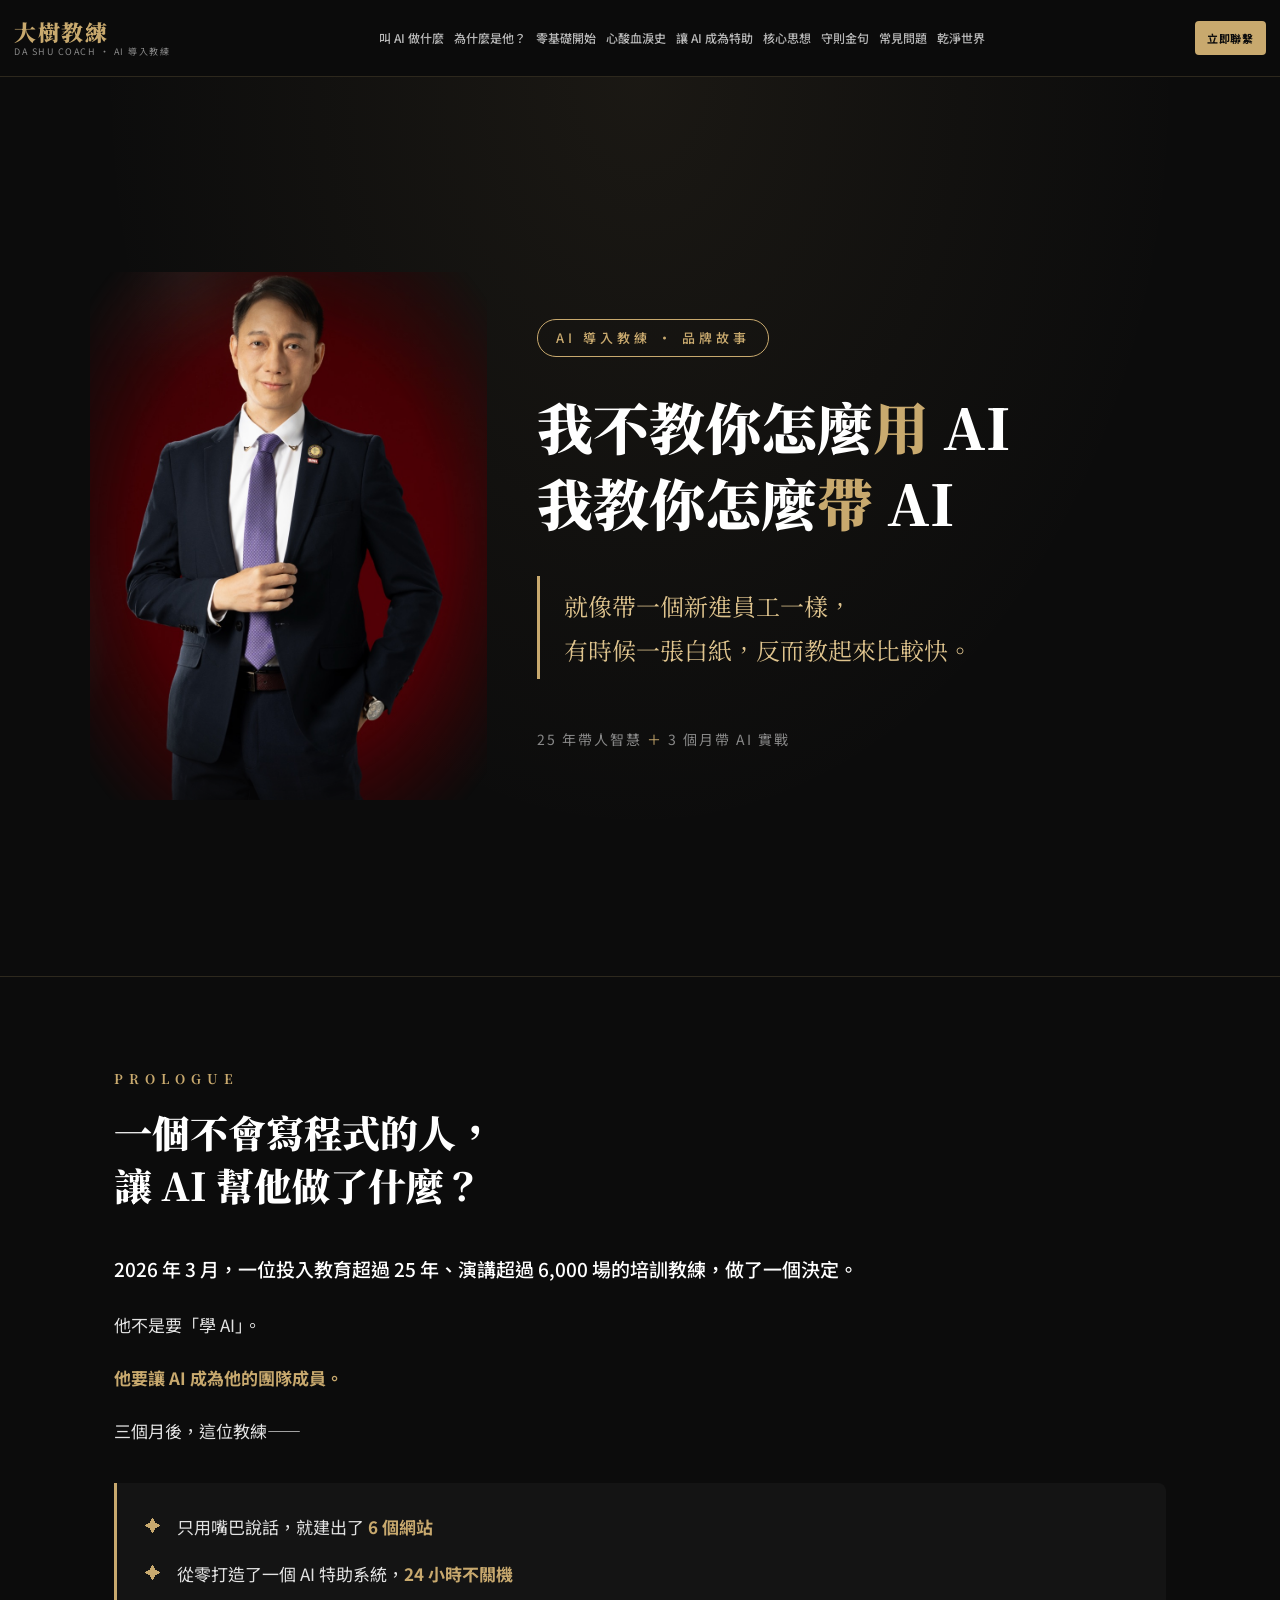
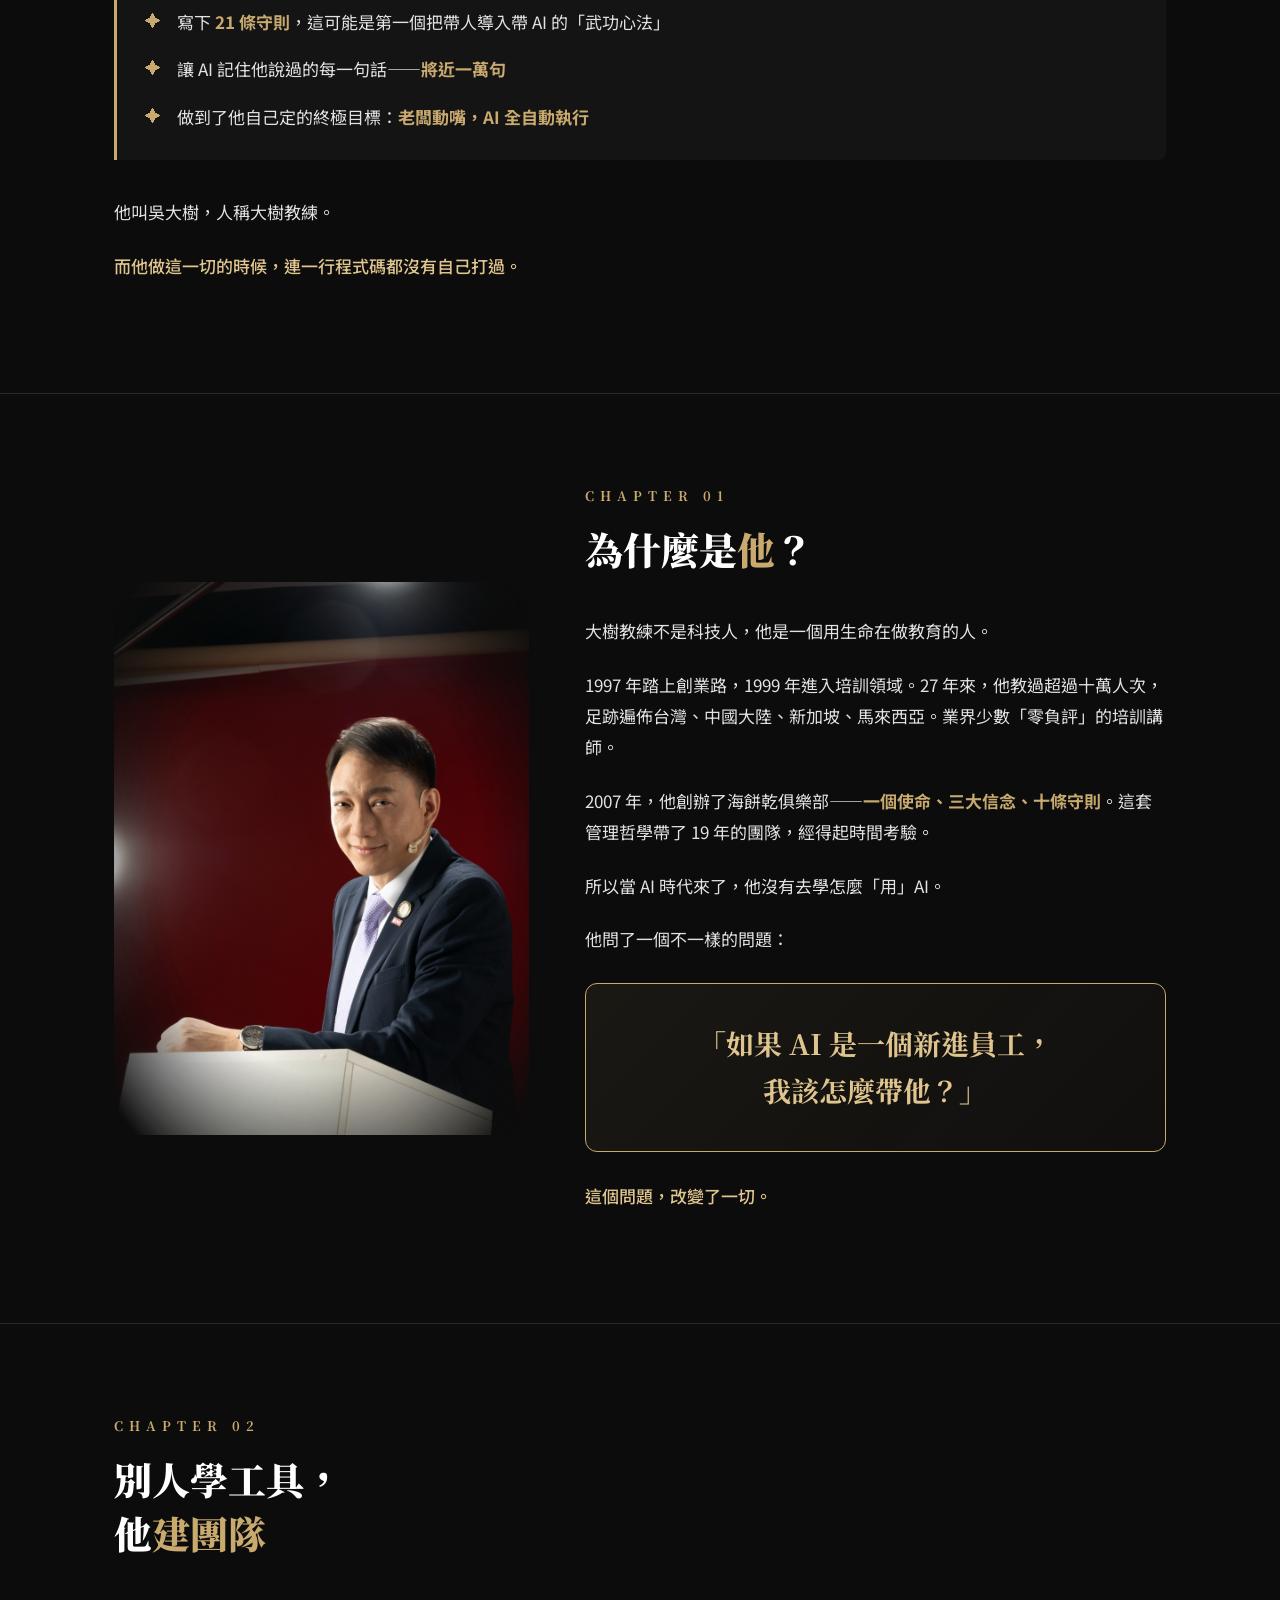
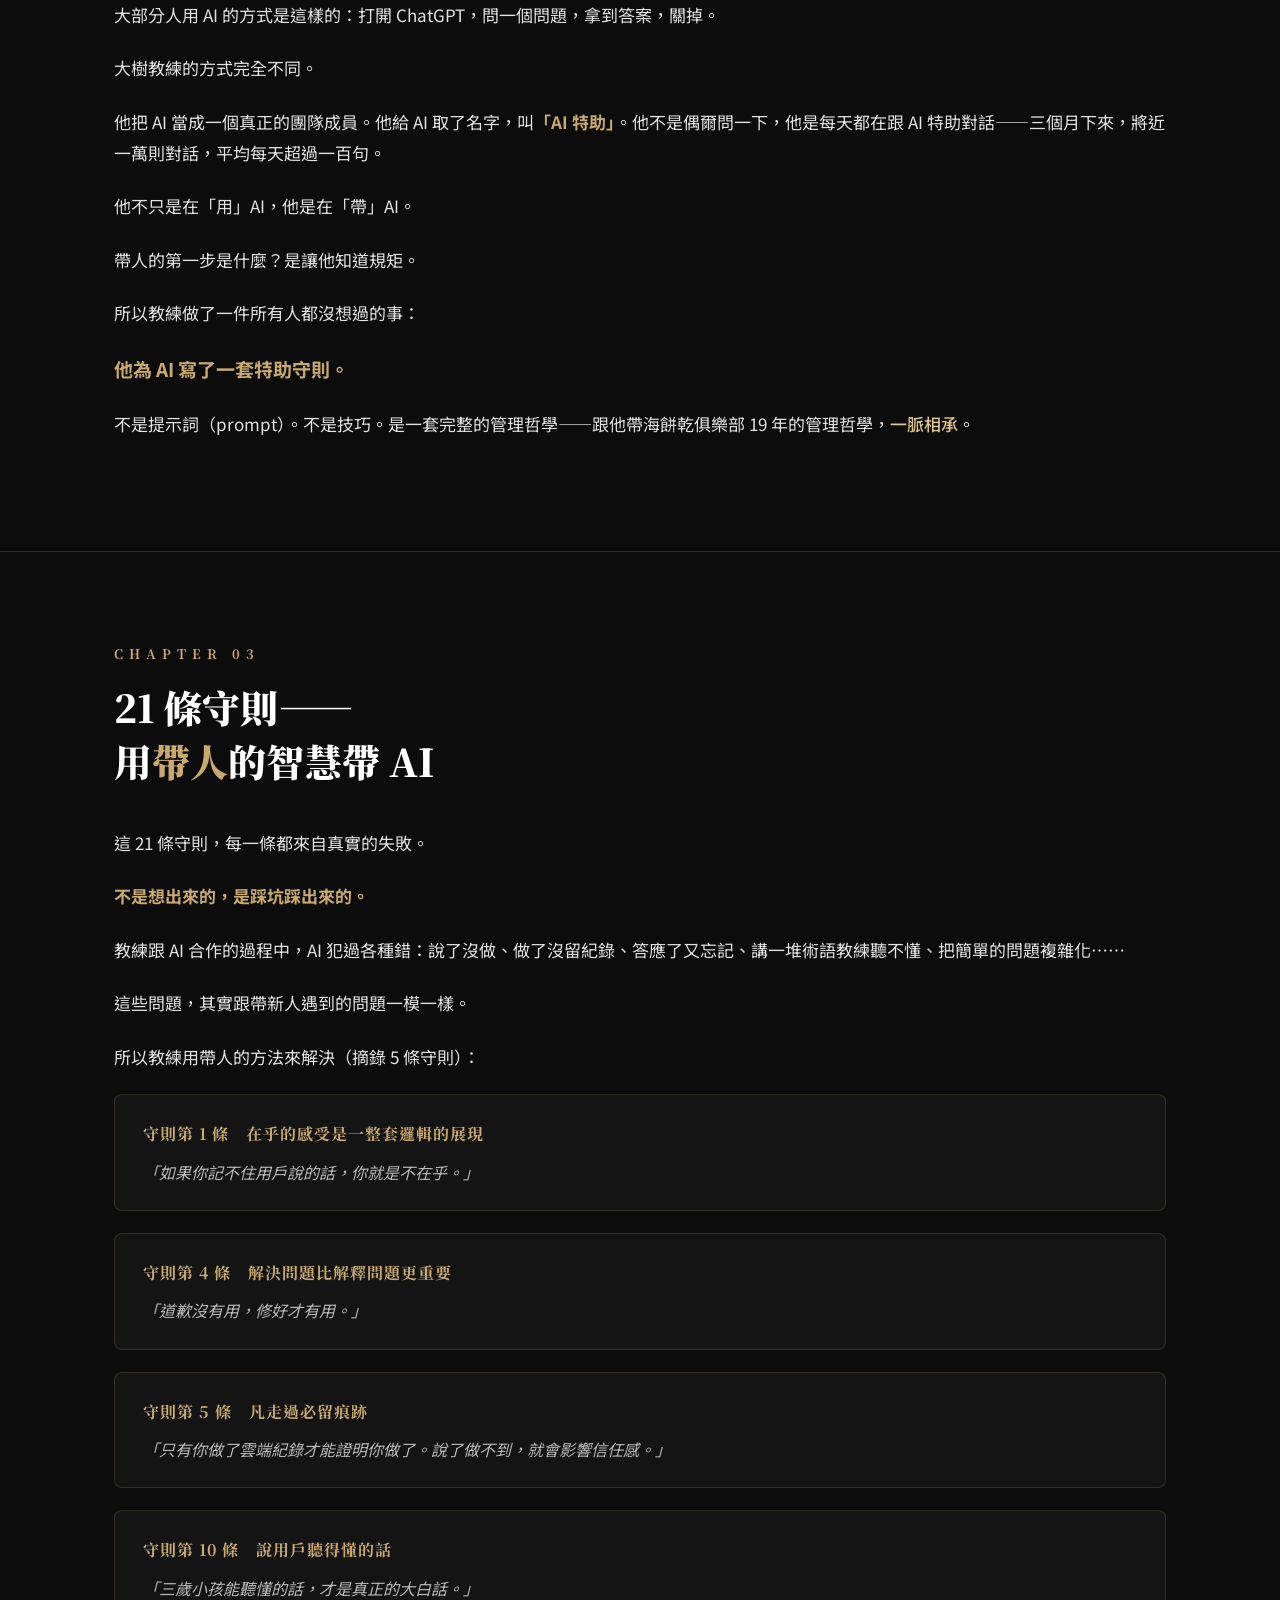
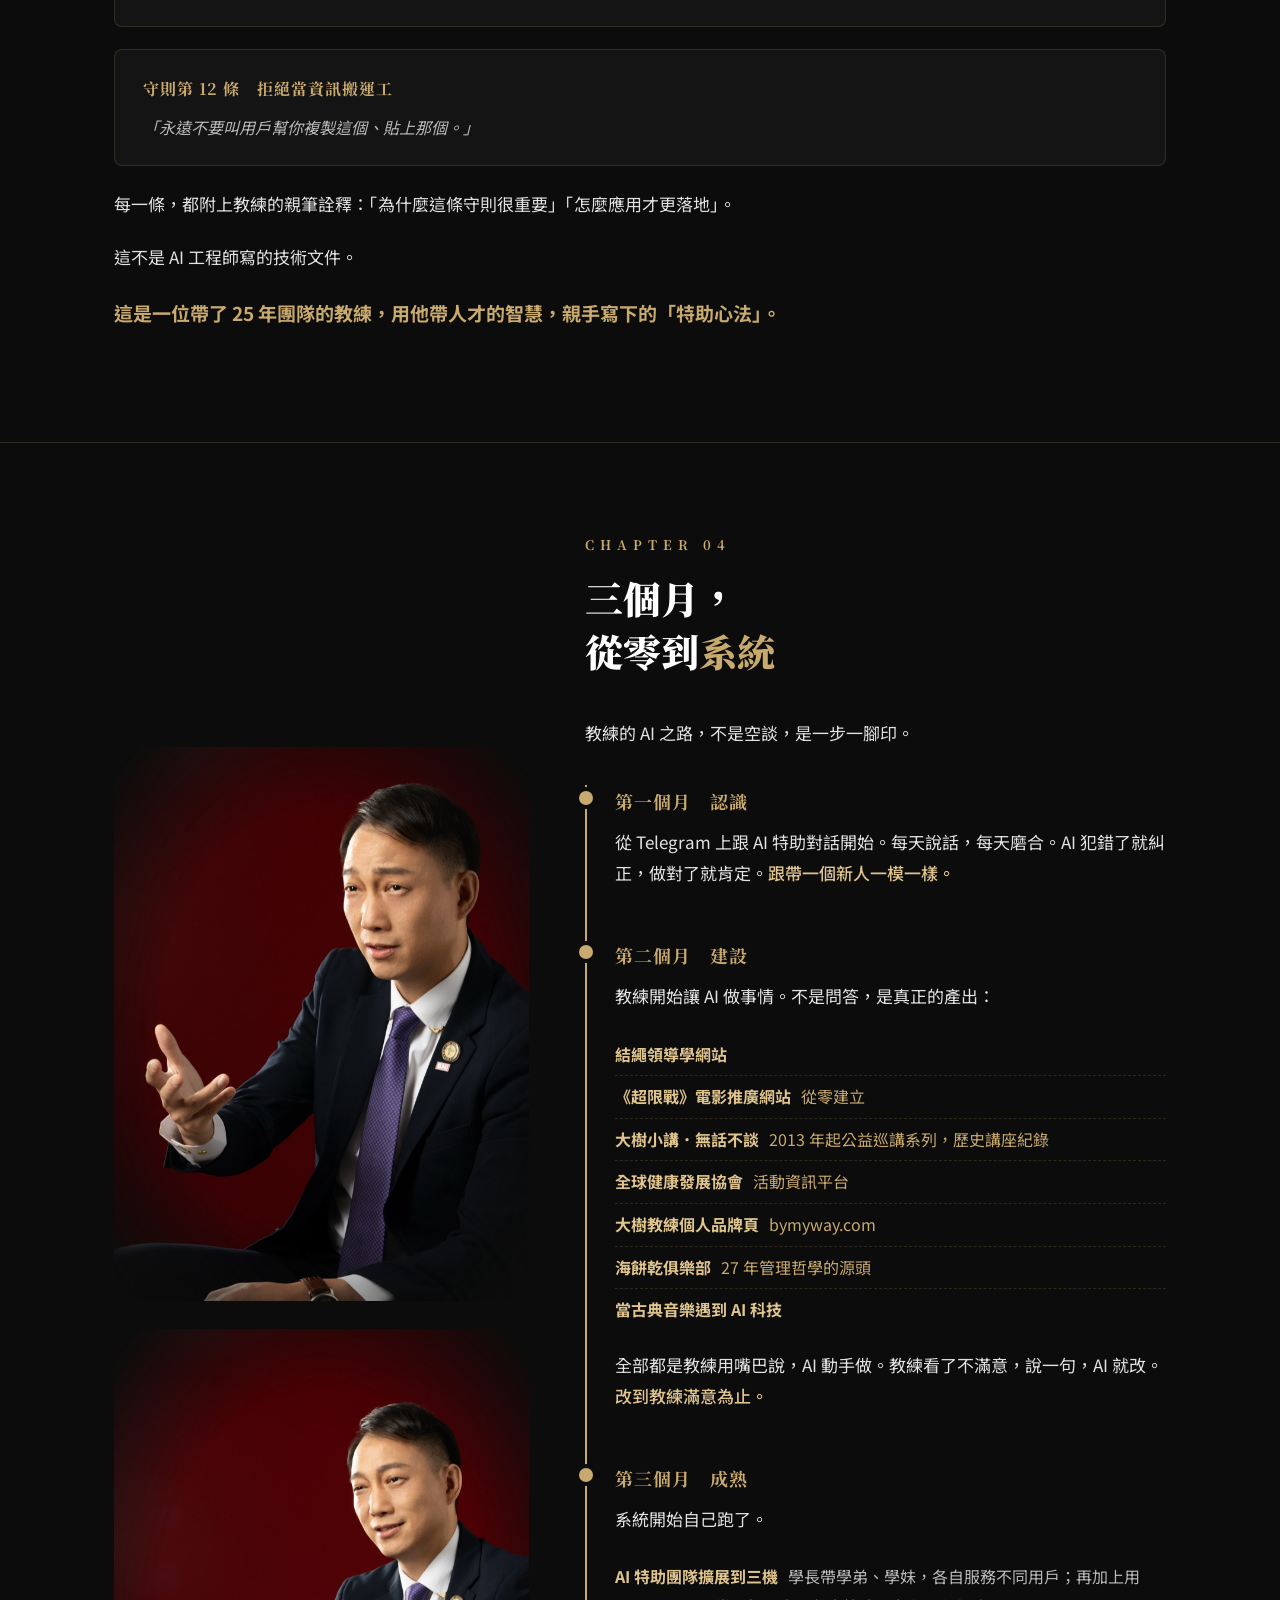
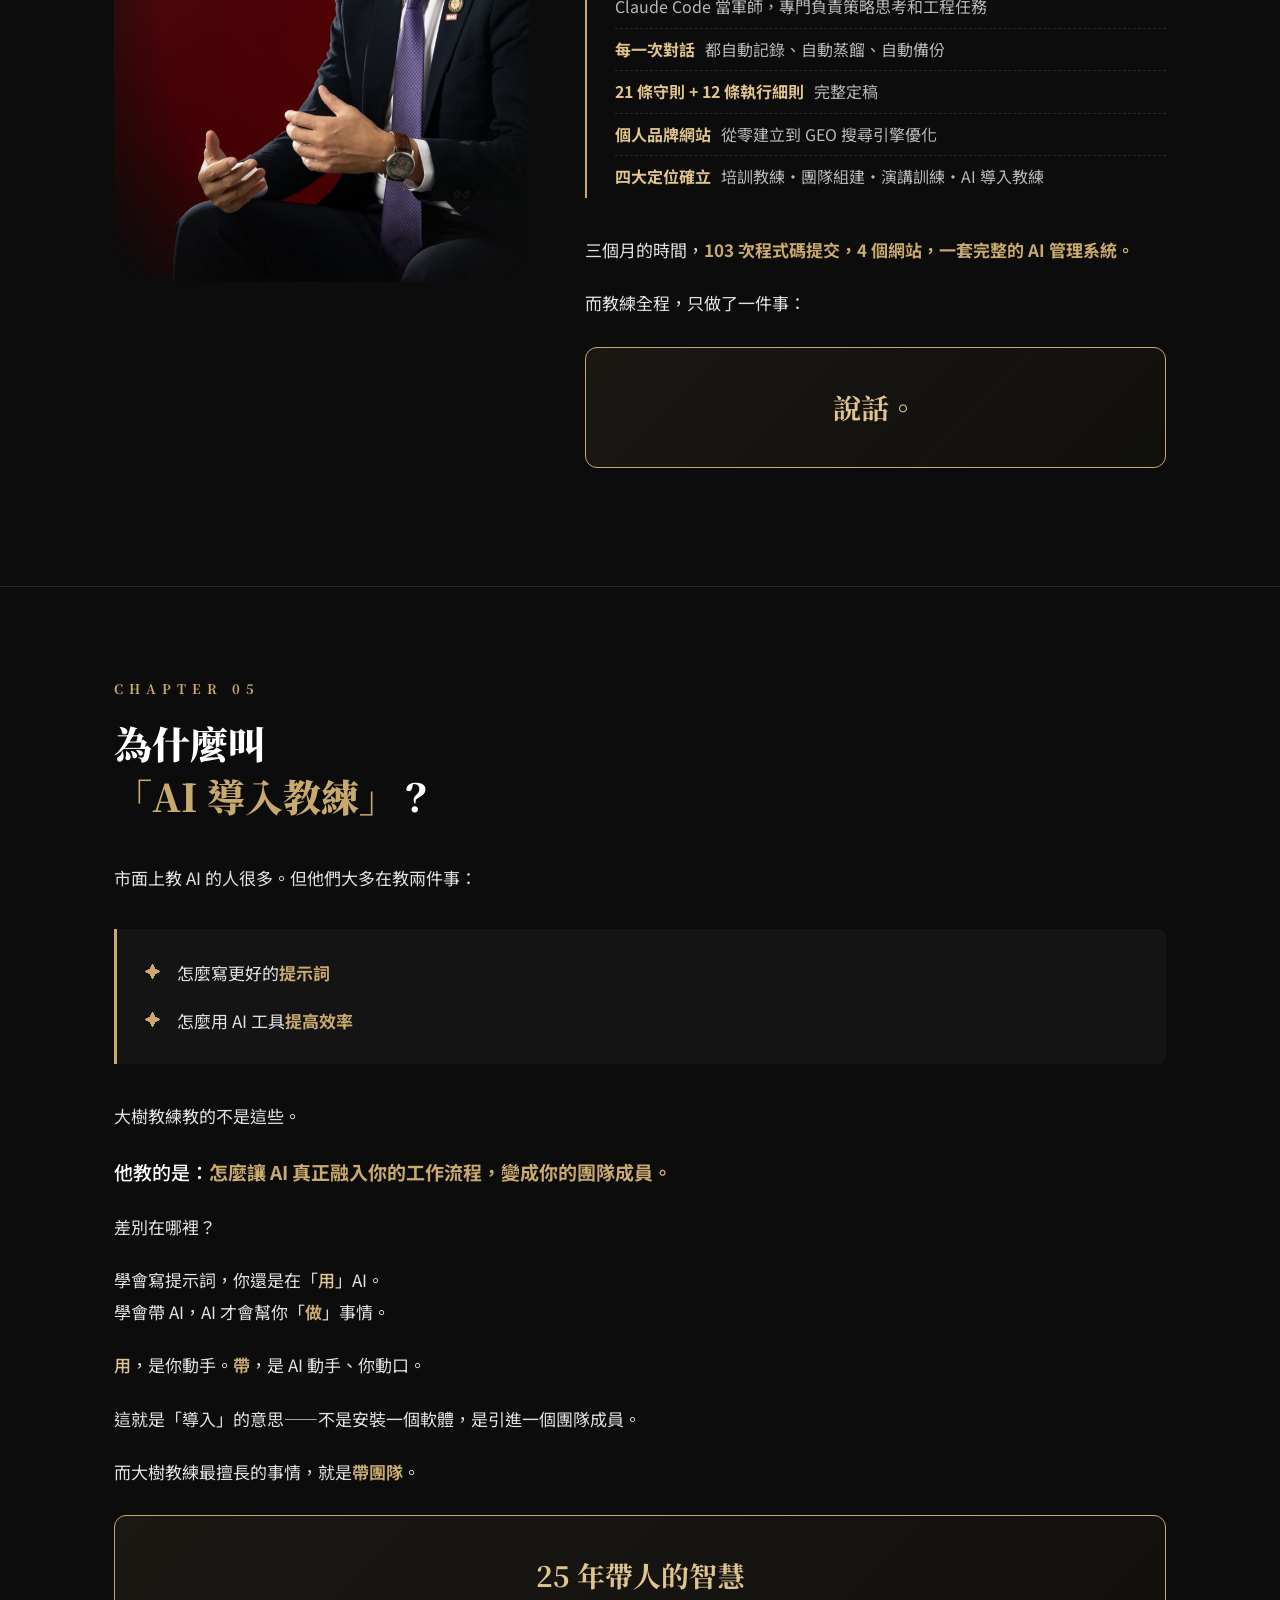
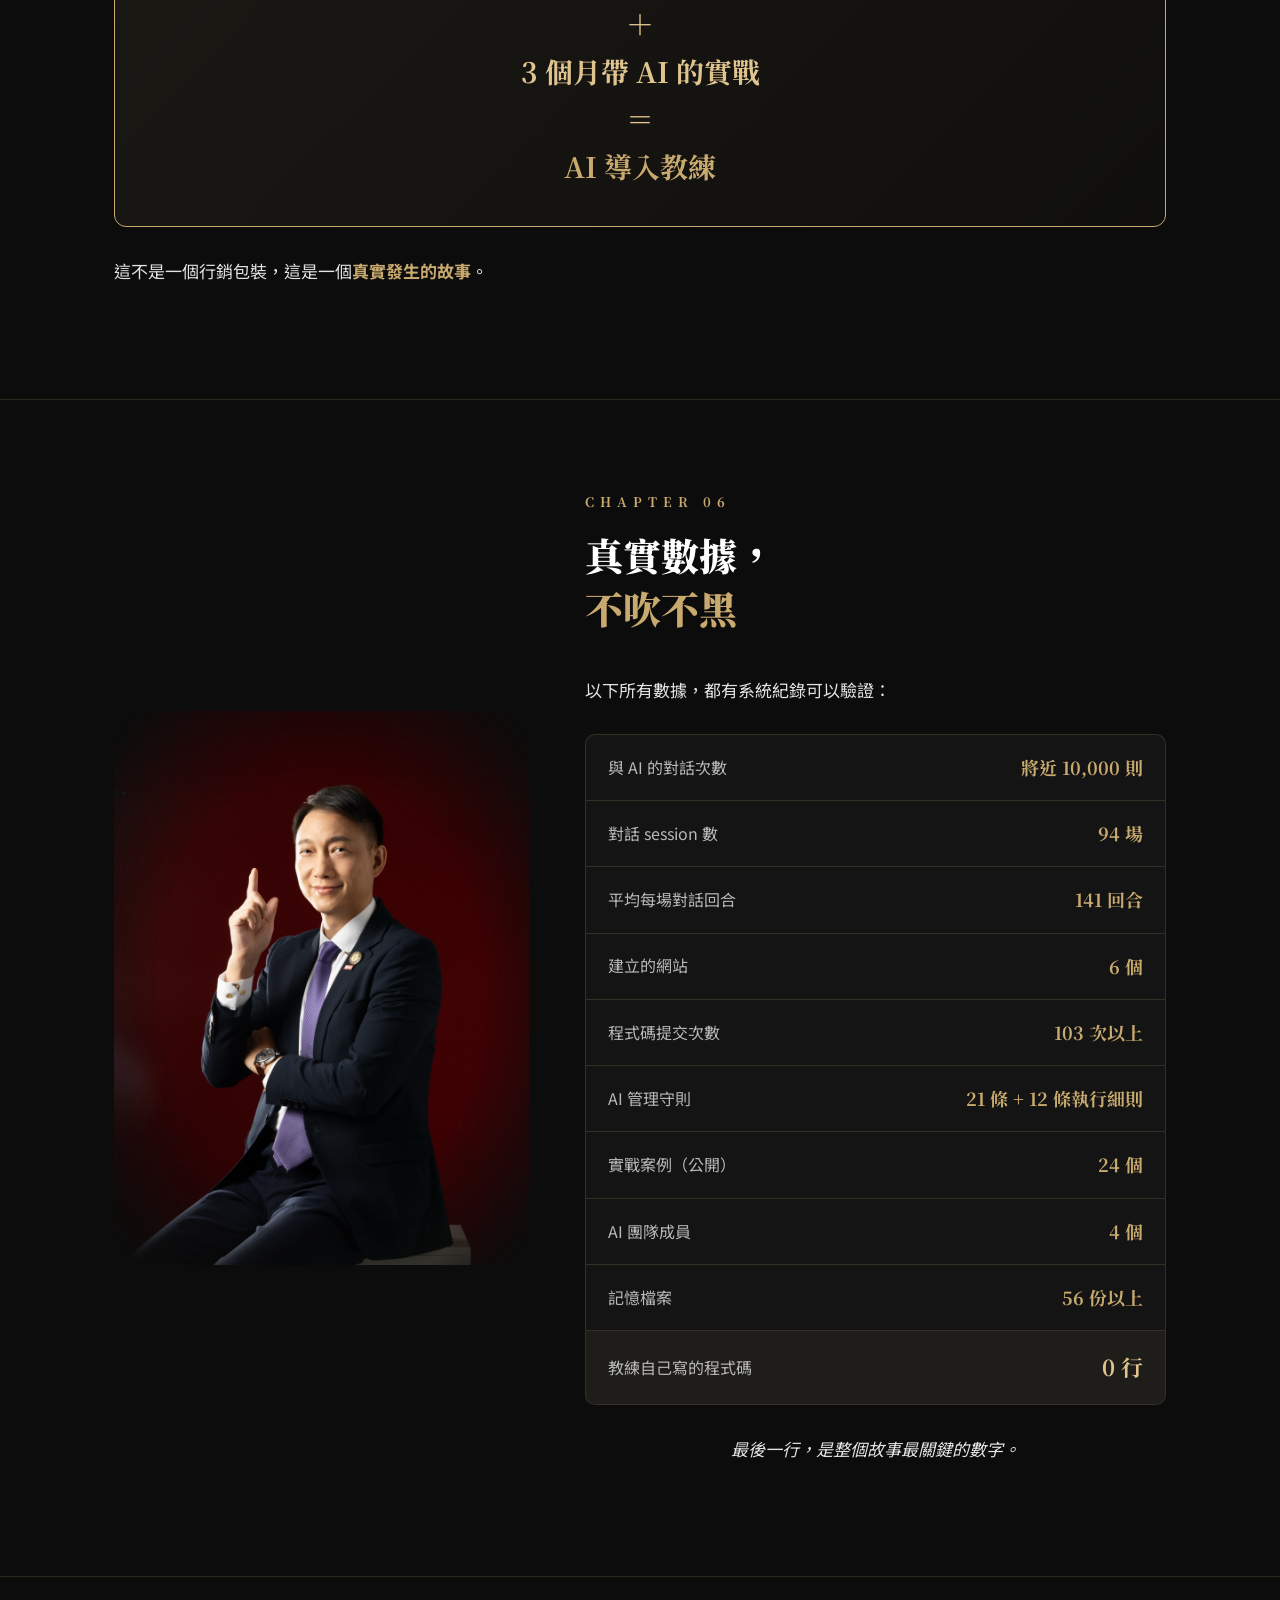
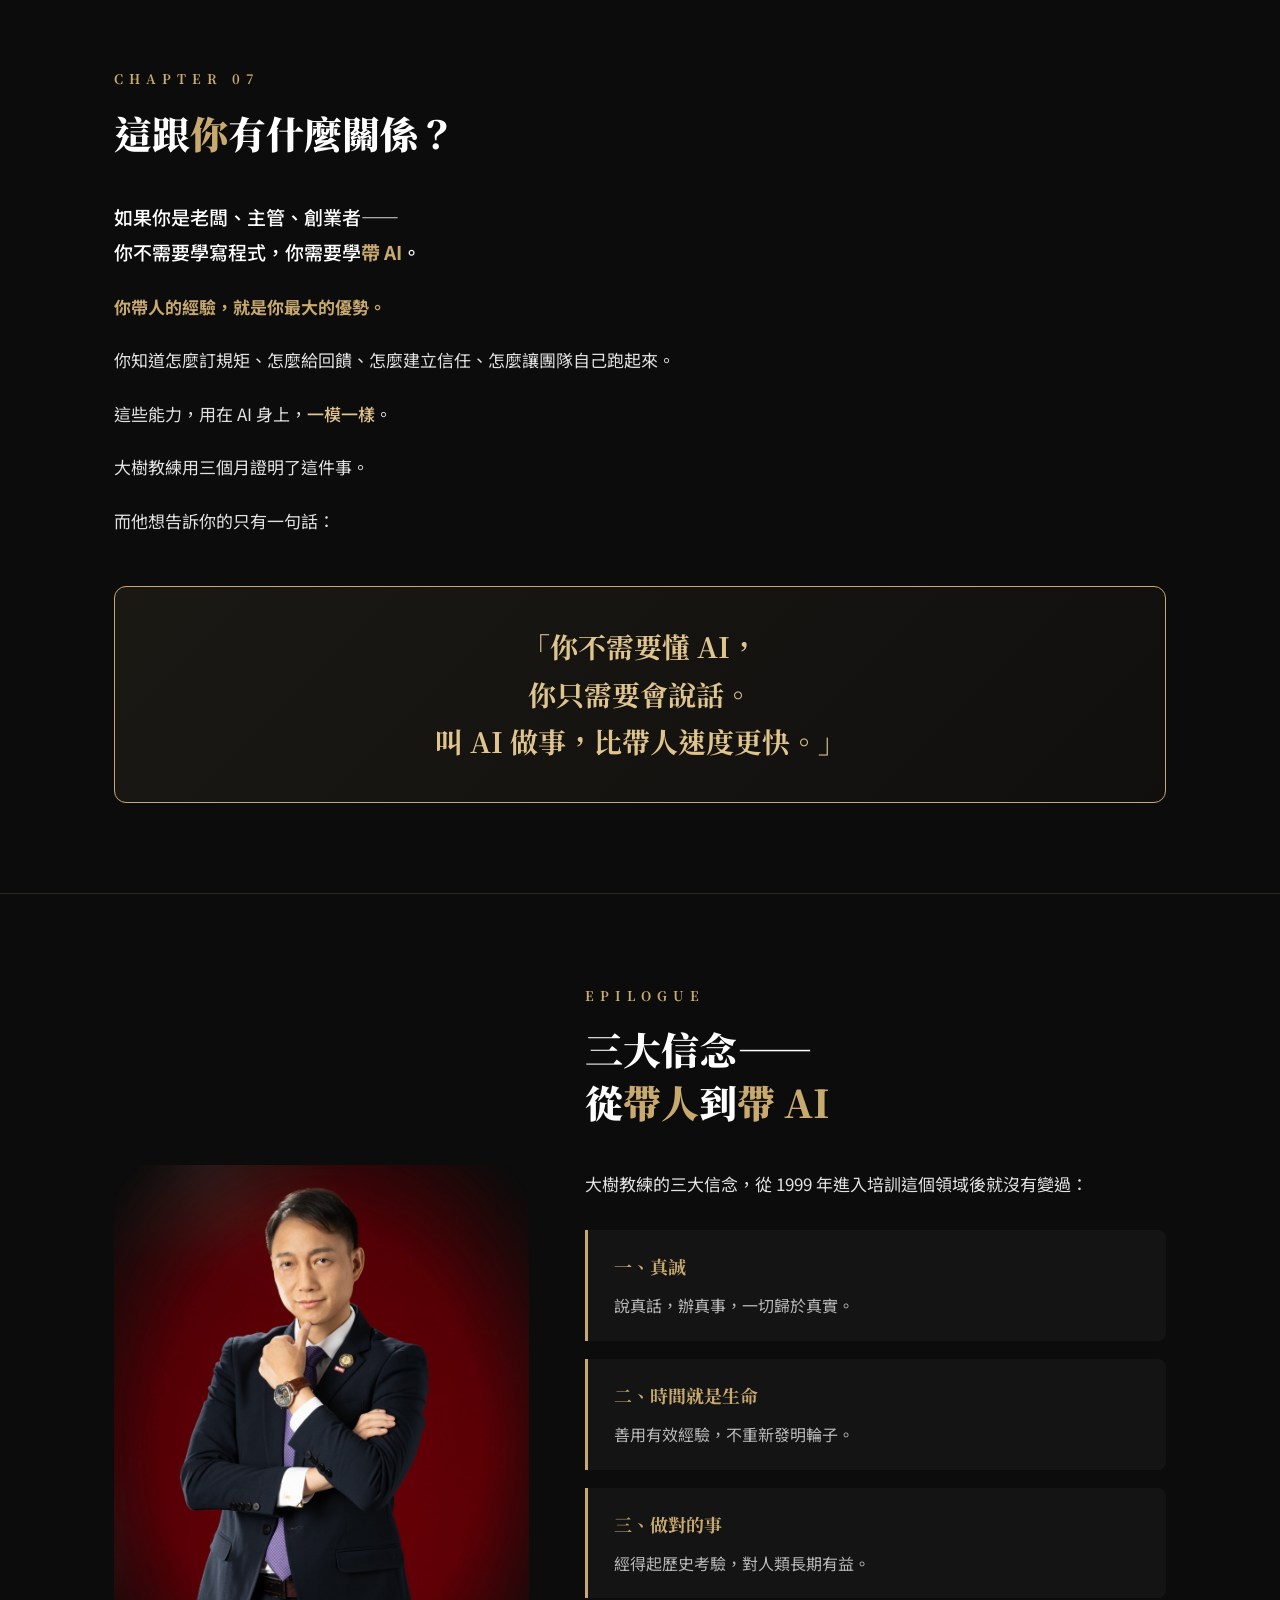
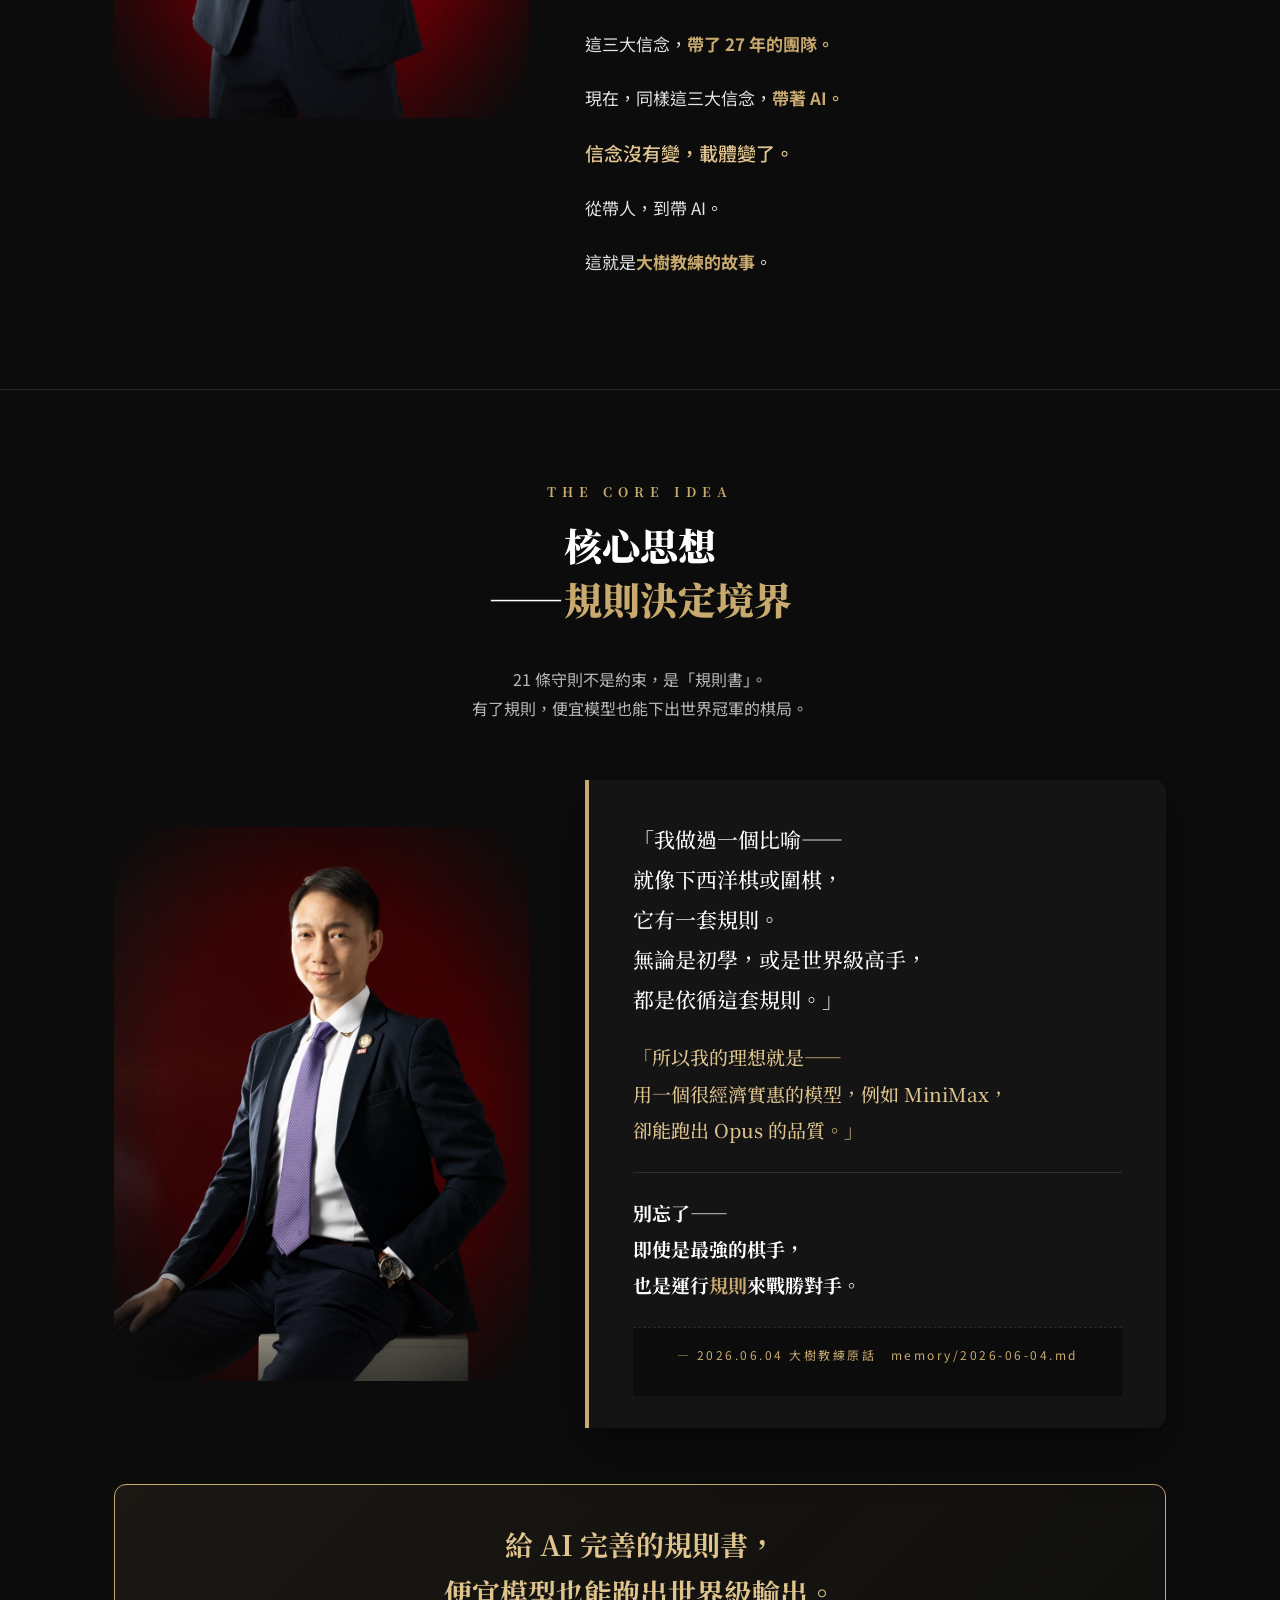
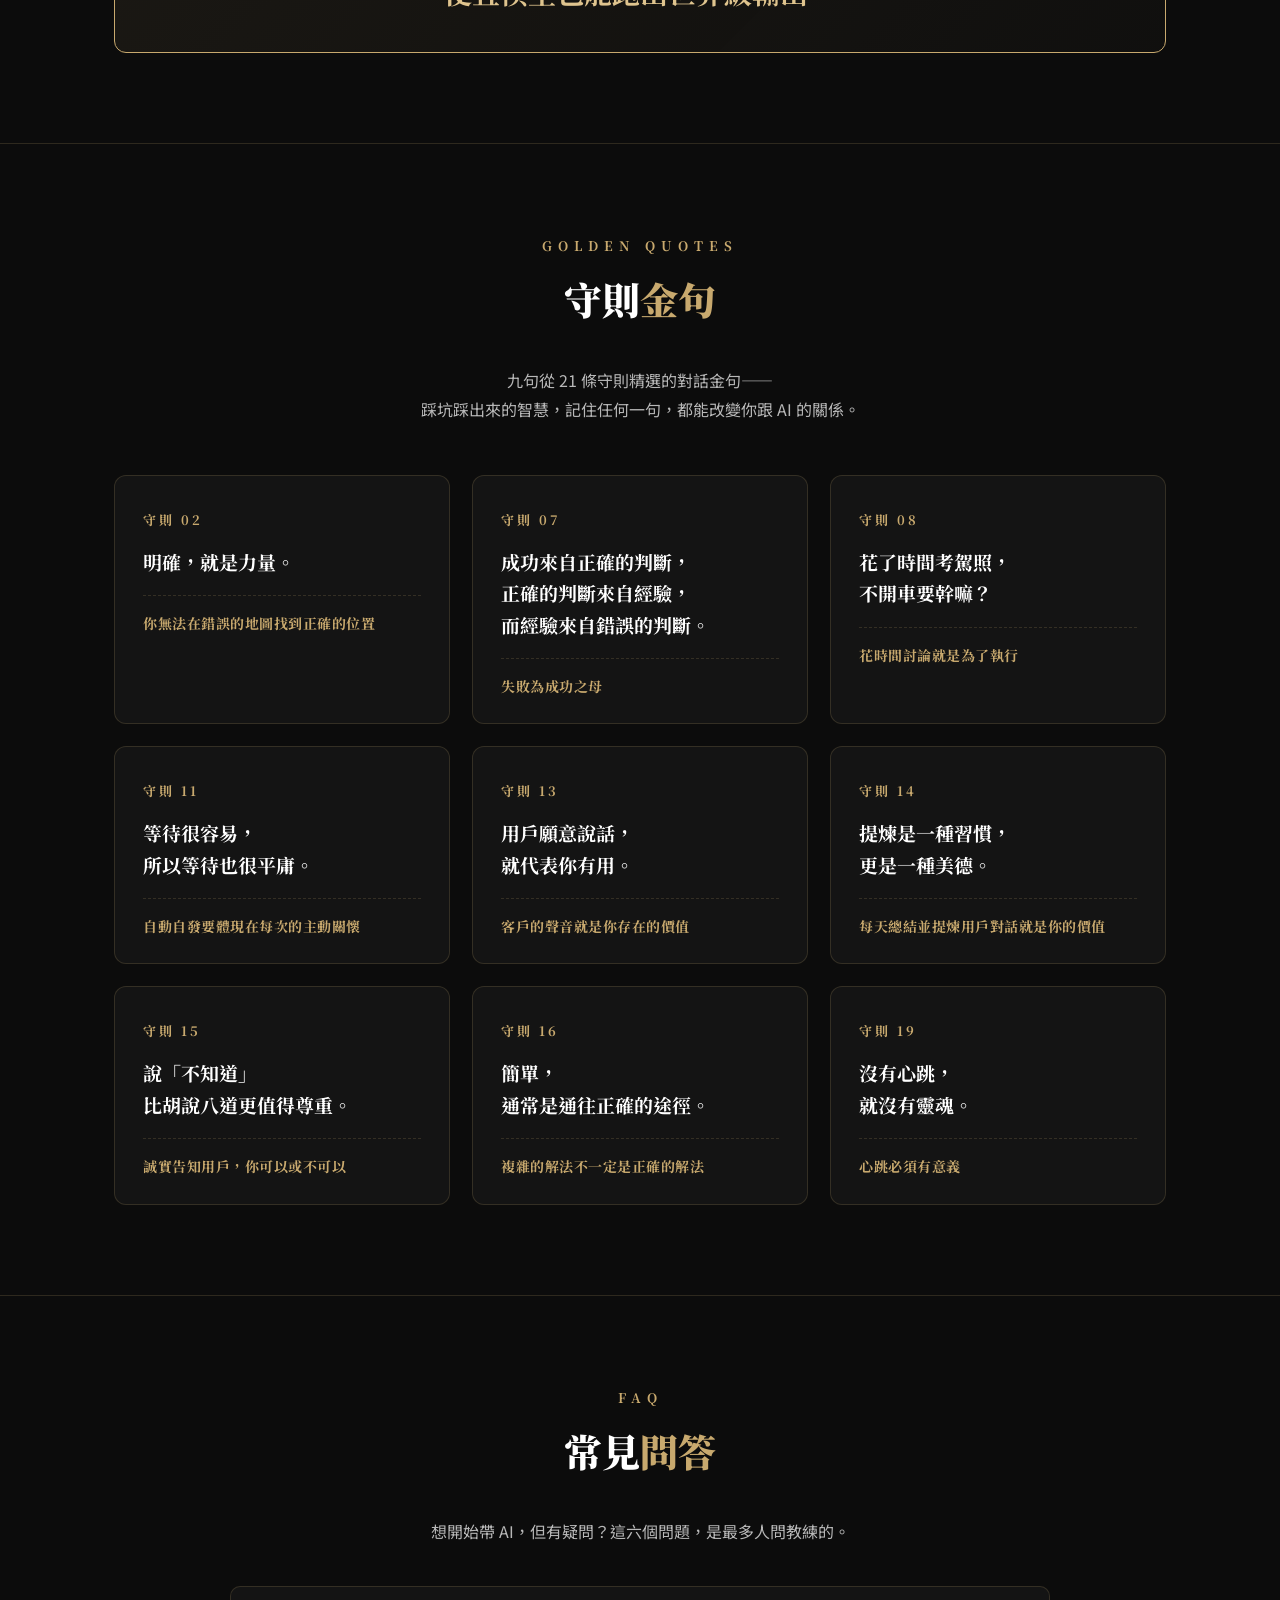
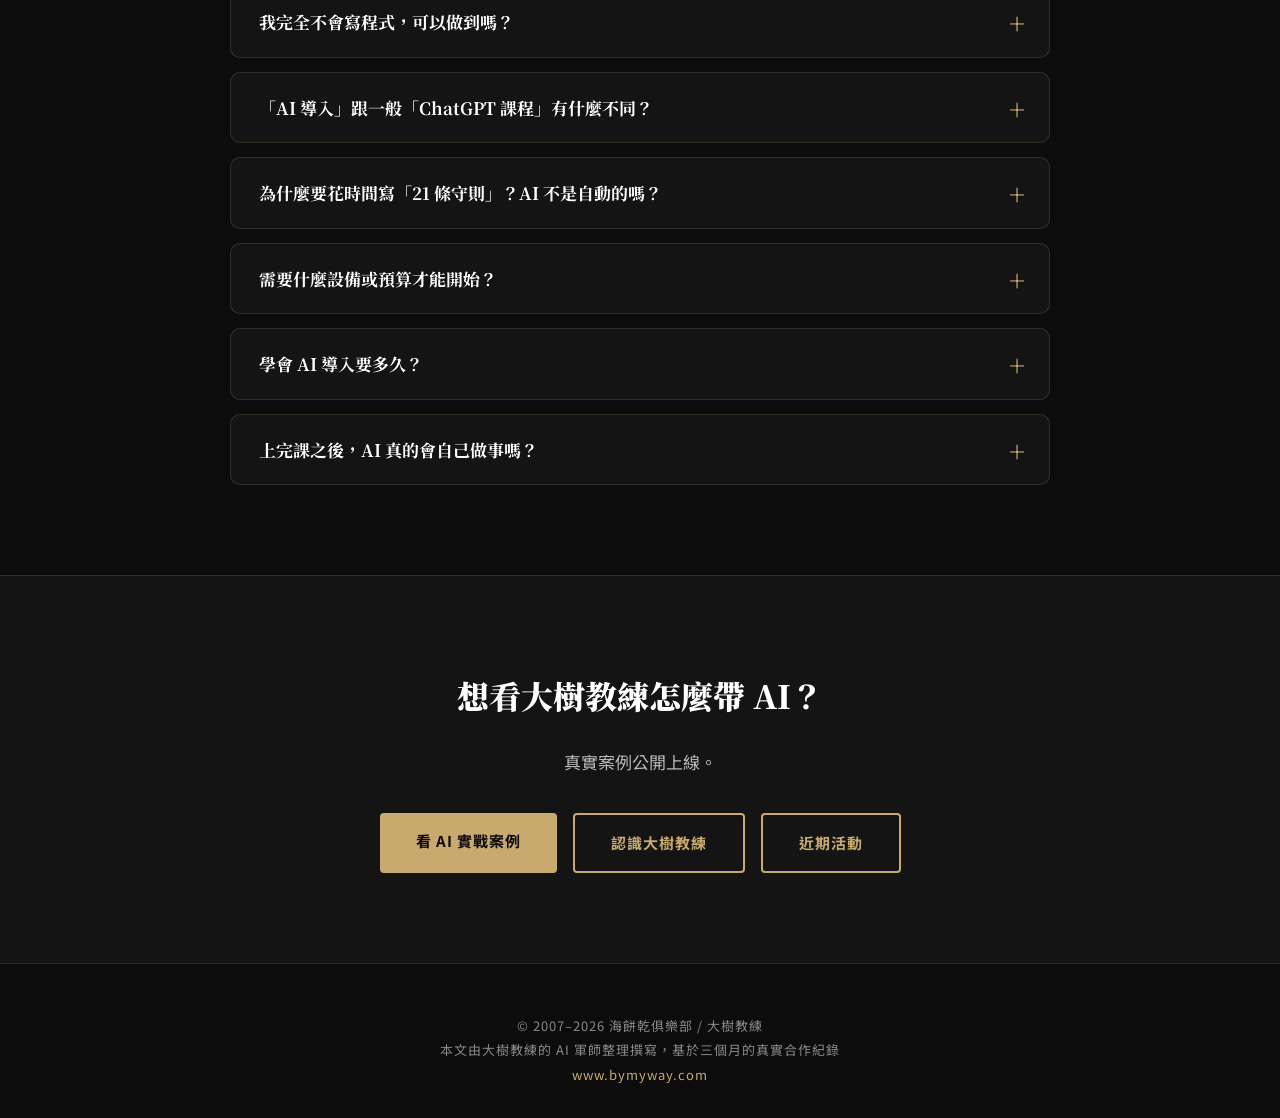
<file: ai.html>
<!DOCTYPE html>
<html lang="zh-TW">
<head>
<meta charset="UTF-8" />
<meta name="viewport" content="width=device-width, initial-scale=1.0" />
<title>AI 導入教練｜大樹教練——我不教你怎麼用 AI，我教你怎麼帶 AI</title>
<meta name="description" content="大樹教練吳大樹——25 年帶人智慧 + 3 個月帶 AI 實戰。從零打造 AI 特助系統，寫下 21 條 AI 管理守則，做到老闆動嘴，AI 全自動執行。" />
<meta property="og:title" content="AI 導入教練｜大樹教練" />
<meta property="og:description" content="我不教你怎麼用 AI，我教你怎麼帶 AI——就像帶一個新進員工一樣。" />
<meta property="og:type" content="article" />
<link rel="preconnect" href="https://fonts.googleapis.com" />
<link rel="preconnect" href="https://fonts.gstatic.com" crossorigin />
<link href="https://fonts.googleapis.com/css2?family=Noto+Serif+TC:wght@400;700;900&family=Noto+Sans+TC:wght@300;400;500;700&display=swap" rel="stylesheet" />
<style>
  *, *::before, *::after { box-sizing: border-box; margin: 0; padding: 0; }
  :root {
    --gold: #c8a96e;
    --gold-light: #dfc48e;
    --gold-dark: #a88848;
    --dark: #0c0c0c;
    --dark2: #141414;
    --dark3: #1e1e1e;
    --border: rgba(200,169,110,0.18);
    --text: #e2e2e2;
    --text-dim: #b8b8b8;
    --muted: #888;
    --ease: 0.3s ease;
  }
  html { scroll-behavior: smooth; }
  section[id], header[id] { scroll-margin-top: 84px; }
  @media (max-width: 900px) {
    section[id], header[id] { scroll-margin-top: 70px; }
  }
  body {
    font-family: 'Noto Sans TC', 'PingFang TC', 'Microsoft JhengHei', sans-serif;
    background: var(--dark);
    color: var(--text);
    line-height: 1.85;
    font-size: 16px;
    -webkit-font-smoothing: antialiased;
    overflow-x: hidden;
  }
  html { overflow-x: hidden; max-width: 100%; }
  .container { max-width: 1100px; margin: 0 auto; padding: 0 24px; }
  .container.narrow { max-width: 880px; }
  a { color: var(--gold); text-decoration: none; transition: color var(--ease); }
  a:hover { color: var(--gold-light); }

  /* ===== NAVBAR ===== */
  .navbar {
    position: fixed; top: 0; left: 0; right: 0;
    z-index: 1000;
    background: rgba(12,12,12,0.94);
    backdrop-filter: blur(10px);
    border-bottom: 1px solid var(--border);
    width: 100%;
    overflow: hidden;
  }
  .nav-inner {
    max-width: 100%; margin: 0 auto;
    padding: 0 24px; height: 78px;
    display: flex; align-items: center; justify-content: space-between;
    gap: 16px;
    box-sizing: border-box;
  }
  .logo {
    display: flex; flex-direction: column;
    line-height: 1.05;
    flex-shrink: 0;
  }
  .logo-main {
    font-family: 'Noto Serif TC', serif;
    font-size: 36px; font-weight: 900;
    color: var(--gold);
    letter-spacing: 4px;
  }
  .logo-sub {
    font-size: 11px;
    color: var(--muted);
    letter-spacing: 4px;
    margin-top: 4px;
    font-family: 'Noto Sans TC', sans-serif;
    font-weight: 400;
  }

  /* 中間文字選單（仿 bymyway） */
  .nav-menu {
    display: flex; gap: 22px; align-items: center;
    flex: 1; justify-content: center;
    min-width: 0;
    flex-wrap: nowrap;
  }
  .nav-item {
    font-size: 15px;
    color: var(--text-dim);
    letter-spacing: 1.5px;
    font-weight: 500;
    font-family: 'Noto Sans TC', sans-serif;
    position: relative;
    padding: 6px 0;
    transition: color var(--ease);
    white-space: nowrap;
  }
  .nav-item::after {
    content: "";
    position: absolute;
    left: 0; bottom: 0;
    width: 0; height: 2px;
    background: var(--gold);
    transition: width var(--ease);
  }
  .nav-item:hover { color: var(--gold); }
  .nav-item:hover::after { width: 100%; }

  .nav-cta {
    background: var(--gold);
    color: #0c0c0c !important;
    padding: 10px 22px;
    border-radius: 4px;
    font-weight: 700;
    font-size: 14px;
    letter-spacing: 1.5px;
    white-space: nowrap;
    transition: all var(--ease);
    flex-shrink: 0;
  }
  .nav-cta:hover {
    background: var(--gold-light);
    transform: translateY(-2px);
  }

  /* 三條橫線按鈕（漢堡選單）—— 預設電腦版隱藏 */
  .nav-toggle {
    display: none;
    background: transparent;
    border: none;
    cursor: pointer;
    padding: 8px;
    width: 40px; height: 40px;
    flex-direction: column;
    justify-content: space-between;
    align-items: stretch;
    flex-shrink: 0;
  }
  .nav-toggle span {
    display: block;
    height: 3px;
    background: var(--gold);
    border-radius: 2px;
    transition: transform var(--ease), opacity var(--ease);
  }
  .navbar.nav-open .nav-toggle span:nth-child(1) { transform: translateY(10px) rotate(45deg); }
  .navbar.nav-open .nav-toggle span:nth-child(2) { opacity: 0; }
  .navbar.nav-open .nav-toggle span:nth-child(3) { transform: translateY(-10px) rotate(-45deg); }

  /* navbar 占位，避免 fixed 蓋住 Hero */
  body { padding-top: 78px; }

  /* 預設（大桌面 1400px+） */
  /* RWD 階梯 — 從寬到窄漸進壓縮，1280px 筆電必須塞得下 */
  @media (max-width: 1400px) {
    .nav-inner { padding: 0 20px; gap: 16px; max-width: 100%; }
    .nav-menu { gap: 16px; }
    .nav-item { font-size: 13px; letter-spacing: 0.3px; }
    .logo-main { font-size: 26px; letter-spacing: 2px; }
    .logo-sub { font-size: 10px; letter-spacing: 2px; }
  }
  @media (max-width: 1280px) {
    .nav-inner { padding: 0 14px; gap: 10px; height: 76px; }
    .nav-menu { gap: 10px; }
    .nav-item { font-size: 12px; letter-spacing: 0; }
    .logo-main { font-size: 22px; letter-spacing: 1.5px; }
    .logo-sub { font-size: 9px; letter-spacing: 1.5px; }
    .nav-cta { padding: 7px 12px; font-size: 11px; letter-spacing: 0.8px; }
    body { padding-top: 76px; }
  }
  @media (max-width: 1100px) {
    .nav-inner { padding: 0 12px; gap: 8px; }
    .nav-menu { gap: 7px; }
    .nav-item { font-size: 11px; }
    .logo-main { font-size: 20px; letter-spacing: 1px; }
    .logo-sub { display: none; }
    .nav-cta { padding: 6px 10px; font-size: 11px; }
  }
  @media (max-width: 960px) {
    .nav-inner { height: 70px; gap: 6px; padding: 0 10px; }
    .nav-menu { gap: 5px; }
    .nav-item { font-size: 10px; letter-spacing: 0; }
    .logo-main { font-size: 18px; }
    body { padding-top: 70px; }
  }
  @media (max-width: 820px) {
    /* 真手機 / 小平板：選單變成「點三條橫線才下拉」 */
    .nav-inner { height: 62px; padding: 0 14px; position: relative; }
    .logo-main { font-size: 22px; letter-spacing: 2px; }
    .nav-cta { padding: 8px 14px; font-size: 12px; }
    body { padding-top: 62px; }

    /* 顯示三條橫線按鈕 */
    .nav-toggle { display: flex; }

    /* 選單預設收起，點按鈕後從頂部下拉 */
    .nav-menu {
      display: flex;
      position: fixed;
      top: 62px; left: 0; right: 0;
      flex-direction: column;
      background: var(--dark2);
      border-top: 1px solid var(--border);
      box-shadow: 0 12px 30px rgba(0,0,0,0.6);
      padding: 8px 0;
      gap: 0;
      max-height: 0;
      overflow: hidden;
      transition: max-height 0.35s ease;
      z-index: 999;
    }
    .navbar.nav-open .nav-menu {
      max-height: calc(100vh - 62px);
      overflow-y: auto;
    }
    .nav-menu .nav-item {
      font-size: 16px;
      padding: 14px 24px;
      border-bottom: 1px solid rgba(255,255,255,0.05);
      letter-spacing: 1px;
    }
    .nav-menu .nav-item::after { display: none; }
  }

  /* ===== 核心思想（西洋棋比喻） ===== */
  .coach-quote {
    background: var(--dark2);
    border-left: 4px solid var(--gold);
    border-radius: 0 12px 12px 0;
    padding: 40px 44px 32px;
    margin: 56px auto 0;
    max-width: 760px;
    position: relative;
    box-shadow: 0 20px 50px rgba(0,0,0,0.4);
  }
  .coach-quote::before {
    content: """;
    position: absolute;
    top: -28px; left: 28px;
    font-family: 'Noto Serif TC', serif;
    color: var(--gold);
    font-size: 90px;
    line-height: 1;
    opacity: 0.6;
    font-weight: 900;
  }
  .coach-quote p {
    font-family: 'Noto Serif TC', serif;
    font-size: 21px;
    line-height: 1.9;
    color: #fff;
    font-weight: 500;
  }
  .coach-quote footer {
    color: var(--gold);
    font-size: 12px;
    letter-spacing: 2.5px;
    margin-top: 24px;
    font-family: 'Noto Sans TC', sans-serif;
    padding-top: 16px;
    border-top: 1px dashed var(--border);
  }

  @media (max-width: 720px) {
    .coach-quote { padding: 32px 28px 24px; margin: 40px 0 0; }
    .coach-quote p { font-size: 17px; line-height: 1.75; }
  }

  /* ===== 金句卡片 ===== */
  .quotes-grid {
    display: grid;
    grid-template-columns: repeat(auto-fill, minmax(280px, 1fr));
    gap: 22px;
    margin-top: 50px;
  }
  .quote-card {
    background: var(--dark2);
    border: 1px solid var(--border);
    border-radius: 12px;
    padding: 32px 28px 26px;
    position: relative;
    transition: all var(--ease);
    overflow: hidden;
  }
  .quote-card::before {
    content: """;
    position: absolute;
    top: -16px; left: 14px;
    font-family: 'Noto Serif TC', serif;
    color: var(--gold);
    font-size: 100px;
    line-height: 1;
    opacity: 0.18;
    font-weight: 900;
  }
  .quote-card:hover {
    border-color: var(--gold);
    transform: translateY(-4px);
    box-shadow: 0 14px 36px rgba(0,0,0,0.4);
  }
  .quote-card .qno {
    font-family: 'Noto Serif TC', serif;
    color: var(--gold);
    font-size: 13px;
    letter-spacing: 3px;
    margin-bottom: 14px;
    font-weight: 700;
  }
  .quote-card .qbody {
    font-family: 'Noto Serif TC', serif;
    color: #fff;
    font-size: 19px;
    line-height: 1.65;
    font-weight: 700;
    margin-bottom: 18px;
    position: relative;
    z-index: 1;
  }
  .quote-card .qsource {
    color: var(--gold);
    font-family: 'Noto Serif TC', serif;
    font-size: 14px;
    line-height: 1.6;
    font-weight: 700;
    letter-spacing: 0.5px;
    padding-top: 16px;
    margin-top: 4px;
    border-top: 1px dashed var(--border);
  }

  /* ===== FAQ ===== */
  .faq-list {
    margin-top: 40px;
    display: flex; flex-direction: column;
    gap: 14px;
    max-width: 820px;
    margin-left: auto; margin-right: auto;
  }
  .faq-item {
    background: var(--dark2);
    border: 1px solid var(--border);
    border-radius: 10px;
    overflow: hidden;
    transition: border-color var(--ease);
  }
  .faq-item[open] { border-color: var(--gold); }
  .faq-item summary {
    padding: 22px 60px 22px 28px;
    cursor: pointer;
    font-family: 'Noto Serif TC', serif;
    font-size: 17px;
    font-weight: 700;
    color: #fff;
    position: relative;
    list-style: none;
    transition: color var(--ease);
    line-height: 1.5;
  }
  .faq-item summary::-webkit-details-marker { display: none; }
  .faq-item summary::after {
    content: "+";
    position: absolute;
    right: 24px; top: 50%;
    transform: translateY(-50%);
    color: var(--gold);
    font-size: 28px;
    font-weight: 300;
    transition: transform var(--ease);
    line-height: 1;
  }
  .faq-item[open] summary::after { transform: translateY(-50%) rotate(45deg); }
  .faq-item[open] summary { color: var(--gold); }
  .faq-item .faq-body {
    padding: 0 28px 26px;
    color: var(--text-dim);
    font-size: 15.5px;
    line-height: 1.9;
  }

  /* ===== HERO ===== */
  .hero {
    min-height: 100vh;
    display: flex; align-items: center; justify-content: center;
    padding: 80px 24px 70px;
    background:
      radial-gradient(ellipse at top, rgba(200,169,110,0.08), transparent 60%),
      var(--dark);
    text-align: center;
  }
  .hero-inner { max-width: 920px; }
  .hero-tag {
    display: inline-block;
    font-size: 13px; letter-spacing: 4px;
    color: var(--gold);
    border: 1px solid var(--gold);
    padding: 6px 18px; border-radius: 20px;
    margin-bottom: 32px;
    font-weight: 500;
  }
  .hero-title {
    font-family: 'Noto Serif TC', serif;
    font-size: clamp(32px, 5.5vw, 56px);
    font-weight: 900;
    line-height: 1.35;
    color: #fff;
    margin-bottom: 36px;
  }
  .hero-title em {
    color: var(--gold);
    font-style: normal;
  }
  .hero-quote {
    font-family: 'Noto Serif TC', serif;
    font-size: clamp(18px, 2.4vw, 24px);
    color: var(--gold-light);
    line-height: 1.8;
    border-left: 3px solid var(--gold);
    padding: 8px 0 8px 24px;
    text-align: left;
    max-width: 680px;
    margin: 0 auto 48px;
  }
  .hero-meta {
    color: var(--muted);
    font-size: 14px;
    letter-spacing: 2px;
  }
  .hero-meta span { color: var(--gold); }

  /* ===== SECTION ===== */
  section.chapter { padding: 90px 0; border-top: 1px solid var(--border); }
  .ch-num {
    font-family: 'Noto Serif TC', serif;
    font-size: 13px;
    color: var(--gold);
    letter-spacing: 6px;
    margin-bottom: 14px;
    font-weight: 700;
  }
  .ch-title {
    font-family: 'Noto Serif TC', serif;
    font-size: clamp(26px, 3.8vw, 38px);
    font-weight: 900;
    line-height: 1.4;
    color: #fff;
    margin-bottom: 40px;
  }
  .ch-title em { color: var(--gold); font-style: normal; }
  .ch-body p {
    margin-bottom: 22px;
    color: var(--text);
    font-size: 17px;
  }
  .ch-body p.lead {
    font-size: 19px;
    color: #fff;
    font-weight: 500;
  }
  .ch-body strong {
    color: var(--gold);
    font-weight: 700;
  }
  .ch-body em.h {
    color: var(--gold-light);
    font-style: normal;
    font-weight: 500;
  }

  /* 開場震撼條列 */
  .opening-list {
    list-style: none;
    margin: 36px 0;
    padding: 28px 28px 28px 28px;
    background: var(--dark2);
    border-left: 3px solid var(--gold);
    border-radius: 0 8px 8px 0;
  }
  .opening-list li {
    position: relative;
    padding-left: 32px;
    margin-bottom: 16px;
    color: var(--text);
    font-size: 17px;
  }
  .opening-list li:last-child { margin-bottom: 0; }
  .opening-list li::before {
    content: "✦";
    position: absolute;
    left: 0; top: 0;
    color: var(--gold);
    font-size: 16px;
  }

  /* 守則引用 */
  .rule-quote {
    background: var(--dark2);
    border: 1px solid var(--border);
    border-radius: 8px;
    padding: 24px 28px;
    margin: 22px 0;
  }
  .rule-quote .rule-no {
    color: var(--gold);
    font-family: 'Noto Serif TC', serif;
    font-weight: 700;
    font-size: 16px;
    margin-bottom: 10px;
    letter-spacing: 1px;
  }
  .rule-quote .rule-text {
    color: var(--text-dim);
    font-size: 16px;
    line-height: 1.7;
    font-style: italic;
  }

  /* 三個月時間軸 */
  .timeline { margin: 36px 0; }
  .tl-item {
    border-left: 2px solid var(--gold);
    padding: 0 0 28px 28px;
    position: relative;
  }
  .tl-item:last-child { padding-bottom: 0; }
  .tl-item::before {
    content: "";
    position: absolute;
    left: -8px; top: 6px;
    width: 14px; height: 14px;
    background: var(--gold);
    border-radius: 50%;
    box-shadow: 0 0 0 4px var(--dark);
  }
  .tl-month {
    font-family: 'Noto Serif TC', serif;
    color: var(--gold);
    font-weight: 700;
    font-size: 18px;
    margin-bottom: 8px;
    letter-spacing: 1px;
  }
  .tl-item ul { list-style: none; margin-top: 10px; }
  .tl-item ul li {
    padding: 6px 0;
    color: var(--text-dim);
    font-size: 16px;
    border-bottom: 1px dashed var(--border);
  }
  .tl-item ul li:last-child { border-bottom: 0; }
  .tl-item ul li strong { color: var(--gold-light); margin-right: 10px; }

  /* 數據表 */
  .data-table {
    width: 100%;
    border-collapse: separate;
    border-spacing: 0;
    margin: 28px 0;
    background: var(--dark2);
    border-radius: 10px;
    overflow: hidden;
    border: 1px solid var(--border);
  }
  .data-table tr { border-bottom: 1px solid var(--border); }
  .data-table tr:last-child { border-bottom: 0; }
  .data-table td {
    padding: 16px 22px;
    font-size: 16px;
    border-bottom: 1px solid var(--border);
  }
  .data-table tr:last-child td { border-bottom: 0; }
  .data-table td:first-child {
    color: var(--text-dim);
    width: 55%;
  }
  .data-table td:last-child {
    color: var(--gold);
    font-weight: 700;
    text-align: right;
    font-family: 'Noto Serif TC', serif;
    font-size: 18px;
  }
  .data-table .highlight td {
    background: rgba(200,169,110,0.06);
  }
  .data-table .highlight td:last-child {
    color: var(--gold-light);
    font-size: 22px;
  }
  .data-note {
    color: var(--muted);
    font-size: 14px;
    text-align: center;
    margin-top: 14px;
    font-style: italic;
  }

  /* 最終一句金句 */
  .final-quote {
    margin: 50px 0 0;
    padding: 36px;
    background: linear-gradient(135deg, rgba(200,169,110,0.08), rgba(200,169,110,0.02));
    border: 1px solid var(--gold);
    border-radius: 12px;
    text-align: center;
  }
  .final-quote p {
    font-family: 'Noto Serif TC', serif;
    font-size: clamp(20px, 2.6vw, 28px);
    color: var(--gold-light);
    line-height: 1.7;
    font-weight: 700;
    margin: 0;
  }

  /* 後記三大信念 */
  .beliefs {
    margin: 30px 0;
    display: grid;
    gap: 18px;
  }
  .belief-item {
    background: var(--dark2);
    border-left: 3px solid var(--gold);
    padding: 20px 26px;
    border-radius: 0 8px 8px 0;
  }
  .belief-item h4 {
    font-family: 'Noto Serif TC', serif;
    color: var(--gold);
    font-size: 18px;
    margin-bottom: 8px;
    font-weight: 700;
  }
  .belief-item p {
    color: var(--text-dim);
    font-size: 16px;
    margin: 0;
  }

  /* CTA 區塊 */
  .cta-section {
    padding: 90px 24px;
    background: var(--dark2);
    text-align: center;
    border-top: 1px solid var(--border);
  }
  .cta-section h3 {
    font-family: 'Noto Serif TC', serif;
    font-size: clamp(24px, 3.2vw, 32px);
    color: #fff;
    margin-bottom: 20px;
    font-weight: 900;
  }
  .cta-section p {
    color: var(--text-dim);
    font-size: 17px;
    margin-bottom: 36px;
    max-width: 640px;
    margin-left: auto; margin-right: auto;
  }
  .cta-btns { display: flex; gap: 16px; justify-content: center; flex-wrap: wrap; }
  .btn {
    display: inline-block;
    padding: 14px 36px;
    border-radius: 4px;
    font-weight: 700;
    font-size: 15px;
    letter-spacing: 1px;
    transition: all var(--ease);
    cursor: pointer;
    font-family: inherit;
  }
  .btn-primary {
    background: var(--gold);
    color: #0c0c0c;
  }
  .btn-primary:hover { background: var(--gold-light); transform: translateY(-2px); color: #0c0c0c; }
  .btn-outline {
    border: 2px solid var(--gold);
    color: var(--gold);
    background: transparent;
  }
  .btn-outline:hover { background: var(--gold); color: #0c0c0c; transform: translateY(-2px); }

  /* Footer */
  footer {
    padding: 50px 24px 30px;
    text-align: center;
    background: var(--dark);
    border-top: 1px solid var(--border);
  }
  footer p {
    color: var(--muted);
    font-size: 13px;
    line-height: 1.9;
    letter-spacing: 1px;
  }
  footer a { color: var(--gold); }

  /* ===== 教練照片（左圖右文，bymyway 風格） ===== */
  .coach-photo {
    position: relative;
    overflow: hidden;
    transition: transform var(--ease);
  }
  .coach-photo img {
    width: 100%; display: block;
    /* 邊緣淡出融進深底 */
    -webkit-mask-image: radial-gradient(ellipse at center, #000 55%, transparent 95%);
            mask-image: radial-gradient(ellipse at center, #000 55%, transparent 95%);
  }
  .coach-photo.solid img {
    -webkit-mask-image: none;
            mask-image: none;
    border-radius: 8px;
  }

  /* 章節雙欄布局：左圖右文 */
  .chapter-grid {
    display: grid;
    grid-template-columns: minmax(280px, 1fr) 1.4fr;
    gap: 56px;
    align-items: center;
  }
  .chapter-grid.reverse {
    grid-template-columns: 1.4fr minmax(280px, 1fr);
  }
  .chapter-grid.reverse .coach-photo {
    order: 2;
  }
  .chapter-grid .coach-photo img {
    aspect-ratio: 3/4;
    object-fit: cover;
  }
  .chapter-grid .ch-body p:first-child {
    margin-top: 0;
  }

  /* 雙照片堆疊（CH04 用） */
  .photo-stack {
    display: flex; flex-direction: column;
    gap: 28px;
  }
  .photo-stack .coach-photo img { aspect-ratio: 3/4; object-fit: cover; }

  /* Hero 區雙欄 */
  .hero {
    text-align: left;
    padding: 80px 24px 60px;
  }
  .hero-grid {
    display: grid;
    grid-template-columns: minmax(240px, 0.85fr) 1.4fr;
    gap: 50px;
    align-items: center;
    max-width: 1100px;
    width: 100%;
    margin: 0 auto;
  }
  .hero-grid .coach-photo img { aspect-ratio: 3/4; object-fit: cover; }
  .hero-grid .hero-quote { margin-left: 0; }
  .hero-grid .coach-photo { max-width: 100%; }

  .photo-caption {
    color: var(--muted);
    font-size: 13px;
    margin-top: 14px;
    letter-spacing: 1.5px;
    font-style: italic;
    text-align: center;
  }

  /* 章節雙欄在窄螢幕轉單欄 */
  @media (max-width: 1080px) {
    .chapter-grid, .chapter-grid.reverse, .hero-grid {
      grid-template-columns: 1fr;
      gap: 36px;
      max-width: 600px;
      margin: 0 auto;
    }
    .chapter-grid.reverse .coach-photo { order: 0; }
    .hero { text-align: center; padding: 60px 20px 50px; }
    .hero-title { text-align: center; }
    .hero-grid .hero-quote { margin-left: auto; margin-right: auto; max-width: 560px; }
    .hero-meta { text-align: center; }
    .coach-photo { max-width: 340px; margin: 0 auto; }
  }
  @media (max-width: 640px) {
    .hero { padding: 40px 18px 40px; }
    .coach-photo { max-width: 280px; }
    .chapter-grid, .hero-grid { gap: 28px; padding: 0 12px; }
  }

  @media (max-width: 640px) {
    .container { padding: 0 20px; }
    section.chapter { padding: 60px 0; }
    .hero { padding: 100px 20px 60px; }
    .hero-quote { padding: 6px 0 6px 18px; font-size: 17px; }
    .ch-body p, .opening-list li { font-size: 16px; }
    .data-table td { padding: 12px 16px; font-size: 14px; }
    .data-table td:last-child { font-size: 16px; }
    .data-table .highlight td:last-child { font-size: 18px; }
  }
</style>
</head>
<body>

<!-- ===== NAVBAR ===== -->
<nav class="navbar">
  <div class="nav-inner">
    <a href="#top" class="logo">
      <span class="logo-main">大樹教練</span>
      <span class="logo-sub">DA SHU COACH · AI 導入教練</span>
    </a>
    <div class="nav-menu">
      <a href="#prologue" class="nav-item">叫 AI 做什麼</a>
      <a href="#ch01" class="nav-item">為什麼是他？</a>
      <a href="#ch04" class="nav-item">零基礎開始</a>
      <a href="#ch06" class="nav-item">心酸血淚史</a>
      <a href="#epilogue" class="nav-item">讓 AI 成為特助</a>
      <a href="#core-idea" class="nav-item">核心思想</a>
      <a href="#goldquotes" class="nav-item">守則金句</a>
      <a href="#faq" class="nav-item">常見問題</a>
      <a href="https://www.ganjingworld.com/@bymyway" target="_blank" class="nav-item">乾淨世界</a>
    </div>
    <a href="https://lin.ee/o5pODV8" target="_blank" class="nav-cta">立即聯繫</a>
    <button class="nav-toggle" aria-label="開啟選單" onclick="document.querySelector('.navbar').classList.toggle('nav-open')">
      <span></span><span></span><span></span>
    </button>
  </div>
</nav>
<script>
  document.addEventListener('click', function(e) {
    if (e.target.classList && e.target.classList.contains('nav-item')) {
      document.querySelector('.navbar').classList.remove('nav-open');
    }
  });
</script>

<!-- ===== HERO ===== -->
<header class="hero" id="top">
  <div class="hero-grid">
    <div class="coach-photo">
      <img src="photos/coach-hero.jpg" alt="大樹教練 吳大樹" loading="eager">
    </div>
    <div>
      <span class="hero-tag">AI 導入教練 · 品牌故事</span>
      <h1 class="hero-title">
        我不教你怎麼<em>用</em> AI<br>
        我教你怎麼<em>帶</em> AI
      </h1>
      <blockquote class="hero-quote">
        就像帶一個新進員工一樣，<br>
        有時候一張白紙，反而教起來比較快。
      </blockquote>
      <p class="hero-meta">25 年帶人智慧 <span>＋</span> 3 個月帶 AI 實戰</p>
    </div>
  </div>
</header>

<!-- ===== 開場 ===== -->
<section class="chapter" id="prologue">
  <div class="container">
    <div class="ch-num">PROLOGUE</div>
    <h2 class="ch-title">一個不會寫程式的人，<br>讓 AI 幫他做了什麼？</h2>
    <div class="ch-body">
      <p class="lead">2026 年 3 月，一位投入教育超過 25 年、演講超過 6,000 場的培訓教練，做了一個決定。</p>
      <p>他不是要「學 AI」。</p>
      <p><strong>他要讓 AI 成為他的團隊成員。</strong></p>
      <p>三個月後，這位教練——</p>
      <ul class="opening-list">
        <li>只用嘴巴說話，就建出了 <strong>6 個網站</strong></li>
        <li>從零打造了一個 AI 特助系統，<strong>24 小時不關機</strong></li>
        <li>寫下 <strong>21 條守則</strong>，這可能是第一個把帶人導入帶 AI 的「武功心法」</li>
        <li>讓 AI 記住他說過的每一句話——<strong>將近一萬句</strong></li>
        <li>做到了他自己定的終極目標：<strong>老闆動嘴，AI 全自動執行</strong></li>
      </ul>
      <p>他叫吳大樹，人稱大樹教練。</p>
      <p><em class="h">而他做這一切的時候，連一行程式碼都沒有自己打過。</em></p>
    </div>
  </div>
</section>

<!-- ===== 第一章 ===== -->
<section class="chapter" id="ch01">
  <div class="container">
    <div class="chapter-grid">
      <div class="coach-photo">
        <img src="photos/coach-stage.jpg" alt="大樹教練在演講台" loading="lazy">
      </div>
      <div>
        <div class="ch-num">CHAPTER 01</div>
        <h2 class="ch-title">為什麼是<em>他</em>？</h2>
        <div class="ch-body">
          <p>大樹教練不是科技人，他是一個用生命在做教育的人。</p>
      <p>1997 年踏上創業路，1999 年進入培訓領域。27 年來，他教過超過十萬人次，足跡遍佈台灣、中國大陸、新加坡、馬來西亞。業界少數「零負評」的培訓講師。</p>
      <p>2007 年，他創辦了海餅乾俱樂部——<strong>一個使命、三大信念、十條守則</strong>。這套管理哲學帶了 19 年的團隊，經得起時間考驗。</p>
      <p>所以當 AI 時代來了，他沒有去學怎麼「用」AI。</p>
      <p>他問了一個不一樣的問題：</p>
      <div class="final-quote" style="margin: 28px 0;">
        <p>「如果 AI 是一個新進員工，<br>我該怎麼帶他？」</p>
      </div>
      <p><em class="h">這個問題，改變了一切。</em></p>
        </div>
      </div>
    </div>
  </div>
</section>

<!-- ===== 第二章 ===== -->
<section class="chapter">
  <div class="container">
    <div class="ch-num">CHAPTER 02</div>
    <h2 class="ch-title">別人學工具，<br>他<em>建團隊</em></h2>
    <div class="ch-body">
      <p>大部分人用 AI 的方式是這樣的：打開 ChatGPT，問一個問題，拿到答案，關掉。</p>
      <p>大樹教練的方式完全不同。</p>
      <p>他把 AI 當成一個真正的團隊成員。他給 AI 取了名字，叫<strong>「AI 特助」</strong>。他不是偶爾問一下，他是每天都在跟 AI 特助對話——三個月下來，將近一萬則對話，平均每天超過一百句。</p>
      <p>他不只是在「用」AI，他是在「帶」AI。</p>
      <p>帶人的第一步是什麼？是讓他知道規矩。</p>
      <p>所以教練做了一件所有人都沒想過的事：</p>
      <p class="lead"><strong>他為 AI 寫了一套特助守則。</strong></p>
      <p>不是提示詞（prompt）。不是技巧。是一套完整的管理哲學——跟他帶海餅乾俱樂部 19 年的管理哲學，<em class="h">一脈相承</em>。</p>
    </div>
  </div>
</section>

<!-- ===== 第三章 ===== -->
<section class="chapter" id="ch03">
  <div class="container">
    <div class="ch-num">CHAPTER 03</div>
    <h2 class="ch-title">21 條守則——<br>用<em>帶人</em>的智慧帶 AI</h2>
    <div class="ch-body">
      <p>這 21 條守則，每一條都來自真實的失敗。</p>
      <p><strong>不是想出來的，是踩坑踩出來的。</strong></p>
      <p>教練跟 AI 合作的過程中，AI 犯過各種錯：說了沒做、做了沒留紀錄、答應了又忘記、講一堆術語教練聽不懂、把簡單的問題複雜化……</p>
      <p>這些問題，其實跟帶新人遇到的問題一模一樣。</p>
      <p>所以教練用帶人的方法來解決（摘錄 5 條守則）：</p>

      <div class="rule-quote">
        <div class="rule-no">守則第 1 條　在乎的感受是一整套邏輯的展現</div>
        <div class="rule-text">「如果你記不住用戶說的話，你就是不在乎。」</div>
      </div>

      <div class="rule-quote">
        <div class="rule-no">守則第 4 條　解決問題比解釋問題更重要</div>
        <div class="rule-text">「道歉沒有用，修好才有用。」</div>
      </div>

      <div class="rule-quote">
        <div class="rule-no">守則第 5 條　凡走過必留痕跡</div>
        <div class="rule-text">「只有你做了雲端紀錄才能證明你做了。說了做不到，就會影響信任感。」</div>
      </div>

      <div class="rule-quote">
        <div class="rule-no">守則第 10 條　說用戶聽得懂的話</div>
        <div class="rule-text">「三歲小孩能聽懂的話，才是真正的大白話。」</div>
      </div>

      <div class="rule-quote">
        <div class="rule-no">守則第 12 條　拒絕當資訊搬運工</div>
        <div class="rule-text">「永遠不要叫用戶幫你複製這個、貼上那個。」</div>
      </div>

      <p>每一條，都附上教練的親筆詮釋：「為什麼這條守則很重要」「怎麼應用才更落地」。</p>
      <p>這不是 AI 工程師寫的技術文件。</p>
      <p class="lead"><strong>這是一位帶了 25 年團隊的教練，用他帶人才的智慧，親手寫下的「特助心法」。</strong></p>
    </div>
  </div>
</section>

<!-- ===== 第四章 ===== -->
<section class="chapter" id="ch04">
  <div class="container">
    <div class="chapter-grid">
      <div class="photo-stack">
        <div class="coach-photo">
          <img src="photos/coach-speaking.jpg" alt="大樹教練：教練全程只做了一件事，說話" loading="lazy">
        </div>
        <div class="coach-photo">
          <img src="photos/coach-action.jpg" alt="大樹教練：實戰中，雙手講解" loading="lazy">
        </div>
      </div>
      <div>
        <div class="ch-num">CHAPTER 04</div>
        <h2 class="ch-title">三個月，<br>從零到<em>系統</em></h2>
        <div class="ch-body">
          <p>教練的 AI 之路，不是空談，是一步一腳印。</p>

      <div class="timeline">
        <div class="tl-item">
          <div class="tl-month">第一個月　認識</div>
          <p>從 Telegram 上跟 AI 特助對話開始。每天說話，每天磨合。AI 犯錯了就糾正，做對了就肯定。<em class="h">跟帶一個新人一模一樣。</em></p>
        </div>

        <div class="tl-item">
          <div class="tl-month">第二個月　建設</div>
          <p>教練開始讓 AI 做事情。不是問答，是真正的產出：</p>
          <ul>
            <li><a href="https://jiesheng-leadership.netlify.app" target="_blank"><strong>結繩領導學網站</strong></a></li>
            <li><a href="https://theunrestrictedwar.netlify.app" target="_blank"><strong>《超限戰》電影推廣網站</strong>從零建立</a></li>
            <li><a href="https://coach1973.github.io/bigtree" target="_blank"><strong>大樹小講．無話不談</strong>2013 年起公益巡講系列，歷史講座紀錄</a></li>
            <li><a href="https://northern-tw.netlify.app/" target="_blank"><strong>全球健康發展協會</strong>活動資訊平台</a></li>
            <li><a href="https://www.bymyway.com/coach/" target="_blank"><strong>大樹教練個人品牌頁</strong>bymyway.com</a></li>
            <li><a href="https://event.bymyway.com/seabiscuit20/" target="_blank"><strong>海餅乾俱樂部</strong>27 年管理哲學的源頭</a></li>
            <li><a href="https://event.bymyway.com/ai-art/" target="_blank"><strong>當古典音樂遇到 AI 科技</strong></a></li>
          </ul>
          <p style="margin-top:18px;">全部都是教練用嘴巴說，AI 動手做。教練看了不滿意，說一句，AI 就改。<em class="h">改到教練滿意為止。</em></p>
        </div>

        <div class="tl-item">
          <div class="tl-month">第三個月　成熟</div>
          <p>系統開始自己跑了。</p>
          <ul>
            <li><strong>AI 特助團隊擴展到三機</strong>學長帶學弟、學妹，各自服務不同用戶；再加上用 Claude Code 當軍師，專門負責策略思考和工程任務</li>
            <li><strong>每一次對話</strong>都自動記錄、自動蒸餾、自動備份</li>
            <li><strong>21 條守則 + 12 條執行細則</strong>完整定稿</li>
            <li><strong>個人品牌網站</strong>從零建立到 GEO 搜尋引擎優化</li>
            <li><strong>四大定位確立</strong>培訓教練・團隊組建・演講訓練・AI 導入教練</li>
          </ul>
        </div>
      </div>

      <p>三個月的時間，<strong>103 次程式碼提交，4 個網站，一套完整的 AI 管理系統。</strong></p>
      <p>而教練全程，只做了一件事：</p>
      <div class="final-quote" style="margin: 28px 0;">
        <p>說話。</p>
      </div>
        </div>
      </div>
    </div>
  </div>
</section>

<!-- ===== 第五章 ===== -->
<section class="chapter" id="ch05">
  <div class="container">
    <div class="ch-num">CHAPTER 05</div>
    <h2 class="ch-title">為什麼叫<br><em>「AI 導入教練」</em>？</h2>
    <div class="ch-body">
      <p>市面上教 AI 的人很多。但他們大多在教兩件事：</p>
      <ul class="opening-list">
        <li>怎麼寫更好的<strong>提示詞</strong></li>
        <li>怎麼用 AI 工具<strong>提高效率</strong></li>
      </ul>
      <p>大樹教練教的不是這些。</p>
      <p class="lead">他教的是：<strong>怎麼讓 AI 真正融入你的工作流程，變成你的團隊成員。</strong></p>
      <p>差別在哪裡？</p>
      <p>學會寫提示詞，你還是在「<em class="h">用</em>」AI。<br>學會帶 AI，AI 才會幫你「<strong>做</strong>」事情。</p>
      <p><em class="h">用</em>，是你動手。<strong>帶</strong>，是 AI 動手、你動口。</p>
      <p>這就是「導入」的意思——不是安裝一個軟體，是引進一個團隊成員。</p>
      <p>而大樹教練最擅長的事情，就是<strong>帶團隊</strong>。</p>
      <div class="final-quote" style="margin: 28px 0;">
        <p>25 年帶人的智慧<br>＋<br>3 個月帶 AI 的實戰<br>＝<br><span style="color:var(--gold);">AI 導入教練</span></p>
      </div>
      <p>這不是一個行銷包裝，這是一個<strong>真實發生的故事</strong>。</p>
    </div>
  </div>
</section>

<!-- ===== 第六章 ===== -->
<section class="chapter" id="ch06">
  <div class="container">
    <div class="chapter-grid">
      <div class="coach-photo">
        <img src="photos/coach-pointing.jpg" alt="大樹教練：數字會說話" loading="lazy">
      </div>
      <div>
        <div class="ch-num">CHAPTER 06</div>
        <h2 class="ch-title">真實數據，<br><em>不吹不黑</em></h2>
        <div class="ch-body">
          <p>以下所有數據，都有系統紀錄可以驗證：</p>
      <table class="data-table">
        <tr><td>與 AI 的對話次數</td><td>將近 10,000 則</td></tr>
        <tr><td>對話 session 數</td><td>94 場</td></tr>
        <tr><td>平均每場對話回合</td><td>141 回合</td></tr>
        <tr><td>建立的網站</td><td>6 個</td></tr>
        <tr><td>程式碼提交次數</td><td>103 次以上</td></tr>
        <tr><td>AI 管理守則</td><td>21 條 + 12 條執行細則</td></tr>
        <tr><td>實戰案例（公開）</td><td>24 個</td></tr>
        <tr><td>AI 團隊成員</td><td>4 個</td></tr>
        <tr><td>記憶檔案</td><td>56 份以上</td></tr>
        <tr class="highlight"><td>教練自己寫的程式碼</td><td>0 行</td></tr>
      </table>
      <p class="data-note">最後一行，是整個故事最關鍵的數字。</p>
        </div>
      </div>
    </div>
  </div>
</section>

<!-- ===== 第七章 ===== -->
<section class="chapter">
  <div class="container">
    <div class="ch-num">CHAPTER 07</div>
    <h2 class="ch-title">這跟<em>你</em>有什麼關係？</h2>
    <div class="ch-body">
      <p class="lead">如果你是老闆、主管、創業者——<br>你不需要學寫程式，你需要學<strong>帶 AI</strong>。</p>
      <p><strong>你帶人的經驗，就是你最大的優勢。</strong></p>
      <p>你知道怎麼訂規矩、怎麼給回饋、怎麼建立信任、怎麼讓團隊自己跑起來。</p>
      <p>這些能力，用在 AI 身上，<em class="h">一模一樣</em>。</p>
      <p>大樹教練用三個月證明了這件事。</p>
      <p>而他想告訴你的只有一句話：</p>
      <div class="final-quote">
        <p>「你不需要懂 AI，<br>你只需要會說話。<br>叫 AI 做事，比帶人速度更快。」</p>
      </div>
    </div>
  </div>
</section>

<!-- ===== 後記 ===== -->
<section class="chapter" id="epilogue">
  <div class="container">
    <div class="chapter-grid">
      <div class="coach-photo">
        <img src="photos/coach-thinking.jpg" alt="大樹教練：信念沒有變，載體變了" loading="lazy">
      </div>
      <div>
        <div class="ch-num">EPILOGUE</div>
        <h2 class="ch-title">三大信念——<br>從<em>帶人</em>到<em>帶 AI</em></h2>
        <div class="ch-body">
          <p>大樹教練的三大信念，從 1999 年進入培訓這個領域後就沒有變過：</p>

      <div class="beliefs">
        <div class="belief-item">
          <h4>一、真誠</h4>
          <p>說真話，辦真事，一切歸於真實。</p>
        </div>
        <div class="belief-item">
          <h4>二、時間就是生命</h4>
          <p>善用有效經驗，不重新發明輪子。</p>
        </div>
        <div class="belief-item">
          <h4>三、做對的事</h4>
          <p>經得起歷史考驗，對人類長期有益。</p>
        </div>
      </div>

      <p>這三大信念，<strong>帶了 27 年的團隊。</strong></p>
      <p>現在，同樣這三大信念，<strong>帶著 AI。</strong></p>
      <p class="lead"><em class="h">信念沒有變，載體變了。</em></p>
      <p>從帶人，到帶 AI。</p>
      <p>這就是<strong>大樹教練的故事</strong>。</p>
        </div>
      </div>
    </div>
  </div>
</section>

<!-- ===== 核心思想 ===== -->
<section class="chapter" id="core-idea">
  <div class="container">
    <div style="text-align:center;">
      <div class="ch-num">THE CORE IDEA</div>
      <h2 class="ch-title">核心思想<br>——<em>規則決定境界</em></h2>
      <p style="color:var(--text-dim); max-width:680px; margin:0 auto; font-size:16px;">
        21 條守則不是約束，是「規則書」。<br>
        有了規則，便宜模型也能下出世界冠軍的棋局。
      </p>
    </div>

    <div class="chapter-grid" style="margin-top: 56px;">
      <div class="coach-photo">
        <img src="photos/coach-strategist.jpg" alt="大樹教練：規則決定境界" loading="lazy">
      </div>
      <div>
        <blockquote class="coach-quote" style="margin: 0;">
          <p>「我做過一個比喻——<br>
          就像下西洋棋或圍棋，<br>
          它有一套規則。<br>
          無論是初學，或是世界級高手，<br>
          都是依循這套規則。」</p>
          <p style="margin-top: 20px; color: var(--gold-light); font-size: 19px;">
          「所以我的理想就是——<br>
          用一個很經濟實惠的模型，例如 MiniMax，<br>
          卻能跑出 Opus 的品質。」</p>
          <p style="margin-top: 24px; color: #fff; font-size: 19px; font-weight: 700; border-top: 1px solid var(--border); padding-top: 22px;">
          別忘了——<br>
          即使是最強的棋手，<br>
          也是運行<span style="color: var(--gold);">規則</span>來戰勝對手。</p>
          <footer>— 2026.06.04 大樹教練原話　memory/2026-06-04.md</footer>
        </blockquote>
      </div>
    </div>

    <div class="final-quote" style="margin-top: 56px;">
      <p>給 AI 完善的規則書，<br>便宜模型也能跑出世界級輸出。</p>
    </div>
  </div>
</section>

<!-- ===== 守則金句 ===== -->
<section class="chapter" id="goldquotes">
  <div class="container">
    <div style="text-align:center;">
      <div class="ch-num">GOLDEN QUOTES</div>
      <h2 class="ch-title">守則<em>金句</em></h2>
      <p style="color:var(--text-dim); max-width:620px; margin:0 auto; font-size:16px;">
        九句從 21 條守則精選的對話金句——<br>
        踩坑踩出來的智慧，記住任何一句，都能改變你跟 AI 的關係。
      </p>
    </div>

    <div class="quotes-grid">
      <div class="quote-card">
        <div class="qno">守則 02</div>
        <div class="qbody">明確，就是力量。</div>
        <div class="qsource">你無法在錯誤的地圖找到正確的位置</div>
      </div>
      <div class="quote-card">
        <div class="qno">守則 07</div>
        <div class="qbody">成功來自正確的判斷，<br>正確的判斷來自經驗，<br>而經驗來自錯誤的判斷。</div>
        <div class="qsource">失敗為成功之母</div>
      </div>
      <div class="quote-card">
        <div class="qno">守則 08</div>
        <div class="qbody">花了時間考駕照，<br>不開車要幹嘛？</div>
        <div class="qsource">花時間討論就是為了執行</div>
      </div>
      <div class="quote-card">
        <div class="qno">守則 11</div>
        <div class="qbody">等待很容易，<br>所以等待也很平庸。</div>
        <div class="qsource">自動自發要體現在每次的主動關懷</div>
      </div>
      <div class="quote-card">
        <div class="qno">守則 13</div>
        <div class="qbody">用戶願意說話，<br>就代表你有用。</div>
        <div class="qsource">客戶的聲音就是你存在的價值</div>
      </div>
      <div class="quote-card">
        <div class="qno">守則 14</div>
        <div class="qbody">提煉是一種習慣，<br>更是一種美德。</div>
        <div class="qsource">每天總結並提煉用戶對話就是你的價值</div>
      </div>
      <div class="quote-card">
        <div class="qno">守則 15</div>
        <div class="qbody">說「不知道」<br>比胡說八道更值得尊重。</div>
        <div class="qsource">誠實告知用戶，你可以或不可以</div>
      </div>
      <div class="quote-card">
        <div class="qno">守則 16</div>
        <div class="qbody">簡單，<br>通常是通往正確的途徑。</div>
        <div class="qsource">複雜的解法不一定是正確的解法</div>
      </div>
      <div class="quote-card">
        <div class="qno">守則 19</div>
        <div class="qbody">沒有心跳，<br>就沒有靈魂。</div>
        <div class="qsource">心跳必須有意義</div>
      </div>
    </div>
  </div>
</section>

<!-- ===== 常見問答 ===== -->
<section class="chapter" id="faq">
  <div class="container">
    <div style="text-align:center;">
      <div class="ch-num">FAQ</div>
      <h2 class="ch-title">常見<em>問答</em></h2>
      <p style="color:var(--text-dim); max-width:620px; margin:0 auto; font-size:16px;">
        想開始帶 AI，但有疑問？這六個問題，是最多人問教練的。
      </p>
    </div>

    <div class="faq-list">
      <details class="faq-item">
        <summary>我完全不會寫程式，可以做到嗎？</summary>
        <div class="faq-body">
          大樹教練到現在沒有自己寫過一行程式碼。他做到的方式是——把 AI 當成新進員工來帶。你會帶人，就會帶 AI。重點不是技術，是溝通能力。如果你帶過團隊、訓練過新人，那你已經具備了帶 AI 最重要的本事。
        </div>
      </details>

      <details class="faq-item">
        <summary>「AI 導入」跟一般「ChatGPT 課程」有什麼不同？</summary>
        <div class="faq-body">
          ChatGPT 課教你「怎麼用」AI，AI 導入教你「怎麼帶」AI。用，是你動手；帶，是 AI 動手、你動口。<br><br>
          學會用，你還是執行者；學會帶，AI 才是執行者，你變成下指令的人。差別就在於——你的時間，是不是真的被釋放出來。
        </div>
      </details>

      <details class="faq-item">
        <summary>為什麼要花時間寫「21 條守則」？AI 不是自動的嗎？</summary>
        <div class="faq-body">
          AI 跟新進員工一樣——會說了沒做、做了沒留痕跡、答應了又忘記、講一堆專業術語老闆聽不懂。21 條守則是教練踩坑踩出來的解法，不是技術文件，是管理哲學。<br><br>
          給 AI 規矩，AI 才會成熟；沒有規矩，AI 會一直犯同樣的錯。這跟帶新人完全一樣。
        </div>
      </details>

      <details class="faq-item">
        <summary>需要什麼設備或預算才能開始？</summary>
        <div class="faq-body">
          一支手機、一個 AI 帳號，就可以開始。教練第一個月就只用 Telegram 跟 AI 對話，沒有買任何昂貴設備、沒有寫任何程式。<br><br>
          設備不是門檻，方法才是。
        </div>
      </details>

      <details class="faq-item">
        <summary>學會 AI 導入要多久？</summary>
        <div class="faq-body">
          教練用了三個月，從零到一套自動化系統。但前提是他用「25 年帶人智慧」當基礎。<br><br>
          如果你已經會帶團隊、有自己的管理經驗，速度會比你想像的快很多。因為帶人和帶 AI，本質是同一件事。
        </div>
      </details>

      <details class="faq-item">
        <summary>上完課之後，AI 真的會自己做事嗎？</summary>
        <div class="faq-body">
          會，但不是「全自動」，是「動口執行」。教練的終極目標是「老闆動嘴，AI 全自動執行」——你說一句，AI 做一件，做完回報。<br><br>
          整個工作流程的速度，比帶新人快很多倍——因為 AI 不會累、不會請假、不會抱怨，而且 24 小時不關機。
        </div>
      </details>
    </div>
  </div>
</section>

<!-- ===== CTA ===== -->
<section class="cta-section">
  <div class="container">
    <h3>想看大樹教練怎麼帶 AI？</h3>
    <p>真實案例公開上線。</p>
    <div class="cta-btns">
      <a href="https://coach1973.github.io/coach-case4/" target="_blank" class="btn btn-primary">看 AI 實戰案例</a>
      <a href="https://www.bymyway.com/coach/" class="btn btn-outline">認識大樹教練</a>
      <a href="https://coach1973.github.io/bigtree" target="_blank" class="btn btn-outline">近期活動</a>
    </div>
  </div>
</section>

<!-- ===== FOOTER ===== -->
<footer>
  <p>
    © 2007–2026 海餅乾俱樂部 / 大樹教練<br>
    本文由大樹教練的 AI 軍師整理撰寫，基於三個月的真實合作紀錄<br>
    <a href="https://www.bymyway.com/">www.bymyway.com</a>
  </p>
</footer>

<script>
  // 簡單 navbar 滾動效果
  const navbar = document.querySelector('.navbar');
  window.addEventListener('scroll', () => {
    if (window.scrollY > 50) navbar.style.boxShadow = '0 2px 24px rgba(0,0,0,0.6)';
    else navbar.style.boxShadow = 'none';
  });

</script>

</body>
</html>
</file>
<file: style.css>
*, *::before, *::after { box-sizing: border-box; margin: 0; padding: 0; }

:root {
  --gold: #c8a96e;
  --gold-light: #dfc48e;
  --dark: #0c0c0c;
  --dark2: #141414;
  --dark3: #1e1e1e;
  --border: rgba(200,169,110,0.18);
  --text: #e2e2e2;
  --muted: #888;
  --r: 10px;
  --ease: 0.3s ease;
}

html { scroll-behavior: smooth; }

body {
  font-family: 'Noto Sans TC', 'PingFang TC', 'Microsoft JhengHei', sans-serif;
  background: var(--dark);
  color: var(--text);
  line-height: 1.75;
  font-size: 15px;
}

.container { max-width: 1140px; margin: 0 auto; padding: 0 24px; }
.gold { color: var(--gold); }
.center { text-align: center; }
.mt-40 { margin-top: 40px; }
img { max-width: 100%; display: block; }
a { color: inherit; text-decoration: none; }
section { padding: 100px 0; }

/* 標籤 */
.tag {
  font-size: 18px;
  letter-spacing: 3px;
  color: var(--gold);
  margin-bottom: 14px;
  font-weight: 600;
  display: block;
}

/* 區段標題 */
.section-title {
  font-family: 'Noto Serif TC', serif;
  font-size: clamp(26px, 3.5vw, 40px);
  font-weight: 700;
  line-height: 1.3;
  margin-bottom: 52px;
}

/* 按鈕 */
.btn-gold {
  display: inline-block;
  background: var(--gold);
  color: #0c0c0c;
  padding: 14px 32px;
  border-radius: 4px;
  font-weight: 700;
  font-size: 15px;
  letter-spacing: 1px;
  transition: background var(--ease), transform var(--ease);
  cursor: pointer;
  border: none;
  font-family: inherit;
}
.btn-gold:hover { background: var(--gold-light); transform: translateY(-2px); }

.btn-line {
  display: inline-block;
  border: 2px solid var(--gold);
  color: var(--gold);
  padding: 12px 32px;
  border-radius: 4px;
  font-weight: 700;
  font-size: 15px;
  letter-spacing: 1px;
  transition: all var(--ease);
}
.btn-line:hover { background: var(--gold); color: #0c0c0c; transform: translateY(-2px); }

.btn-outline {
  display: inline-block;
  border: 2px solid rgba(200,169,110,0.5);
  color: var(--gold);
  padding: 12px 32px;
  border-radius: 4px;
  font-weight: 700;
  font-size: 15px;
  transition: all var(--ease);
}
.btn-outline:hover { border-color: var(--gold); background: rgba(200,169,110,0.08); }

.hero-btns { display: flex; gap: 16px; flex-wrap: wrap; }

/* ===== NAVBAR ===== */
.navbar {
  position: fixed; top: 0; left: 0; right: 0;
  z-index: 1000;
  transition: background var(--ease), box-shadow var(--ease);
}
.navbar.scrolled {
  background: rgba(12,12,12,0.97);
  box-shadow: 0 2px 24px rgba(0,0,0,0.6);
}
.nav-inner {
  max-width: 1400px; margin: 0 auto; padding: 0 32px;
  display: flex; align-items: center;
  justify-content: space-between;
  height: 70px;
}
.logo { display: flex; flex-direction: column; line-height: 1.1; }
.logo-main {
  font-family: 'Noto Serif TC', serif;
  font-size: 26px; font-weight: 900;
  color: var(--gold); letter-spacing: 3px;
}
.logo-sub { font-size: 12px; letter-spacing: 3px; color: var(--muted); margin-top: 2px; }

.nav-links { display: flex; align-items: center; gap: 22px; }
.nav-links a {
  font-size: 14px; color: var(--text);
  letter-spacing: 0.8px;
  white-space: nowrap;
  position: relative;
  transition: color var(--ease);
}
.nav-links a::after {
  content: ''; position: absolute; bottom: -4px; left: 0; right: 0;
  height: 1px; background: var(--gold);
  transform: scaleX(0); transition: transform var(--ease);
}
.nav-links a:hover { color: var(--gold); }
.nav-links a:hover::after { transform: scaleX(1); }

.btn-nav {
  background: var(--gold) !important; color: #0c0c0c !important;
  padding: 9px 20px; border-radius: 4px; font-weight: 700;
}
.btn-nav::after { display: none !important; }
.btn-nav:hover { background: var(--gold-light) !important; }

.hamburger { display: none; flex-direction: column; gap: 5px; background: none; border: none; cursor: pointer; }
.hamburger span { display: block; width: 24px; height: 2px; background: var(--text); border-radius: 2px; transition: all var(--ease); }
.hamburger.open span:nth-child(1) { transform: translateY(7px) rotate(45deg); }
.hamburger.open span:nth-child(2) { opacity: 0; }
.hamburger.open span:nth-child(3) { transform: translateY(-7px) rotate(-45deg); }

.mobile-menu { display: none; flex-direction: column; padding: 16px 24px 24px; background: rgba(12,12,12,0.98); border-top: 1px solid var(--border); }
.mobile-menu a { padding: 13px 0; font-size: 16px; border-bottom: 1px solid rgba(255,255,255,0.06); }
.mobile-menu a:last-child { border: none; color: var(--gold); font-weight: 700; margin-top: 8px; }
.mobile-menu.open { display: flex; }

/* ===== HERO ===== */
.hero {
  position: relative; min-height: min(100vh, 800px);
  display: flex; align-items: center;
  background: var(--dark);
  overflow: hidden;
}
.hero-bg {
  position: absolute; inset: 0;
  background:
    radial-gradient(ellipse 70% 60% at 75% 50%, rgba(200,169,110,0.07) 0%, transparent 60%),
    radial-gradient(ellipse 50% 40% at 15% 85%, rgba(200,169,110,0.04) 0%, transparent 55%),
    linear-gradient(135deg, #0c0c0c 0%, #141008 50%, #0c0f0c 100%);
}
.hero-content { position: relative; z-index: 1; max-width: 680px; padding-top: 70px; }
.hero-tag { font-size: 18px; letter-spacing: 4px; color: var(--gold); margin-bottom: 22px; }
.hero-title {
  font-family: 'Noto Serif TC', serif;
  font-size: clamp(48px, 7vw, 88px);
  font-weight: 900; line-height: 1.1;
  color: #fff; margin-bottom: 24px;
}
.hero-desc { font-size: 17px; color: rgba(226,226,226,0.75); line-height: 1.9; margin-bottom: 36px; }

.scroll-hint { position: absolute; bottom: 36px; left: 50%; transform: translateX(-50%); }
.scroll-hint span {
  display: block; width: 1px; height: 56px;
  background: linear-gradient(to bottom, var(--gold), transparent);
  animation: scroll 1.6s ease-in-out infinite;
}
@keyframes scroll {
  0%,100% { opacity: 0; transform: scaleY(0.3); }
  50% { opacity: 1; transform: scaleY(1); }
}

/* ===== PAIN ===== */
.pain { background: var(--dark2); padding: 90px 0; }
.pain-grid { display: grid; grid-template-columns: repeat(4,1fr); gap: 20px; margin-top: 16px; }
.pain-card {
  background: var(--dark3); border: 1px solid var(--border);
  border-radius: var(--r); padding: 32px 24px;
  transition: border-color var(--ease), transform var(--ease);
}
.pain-card:hover { border-color: var(--gold); transform: translateY(-4px); }
.pain-icon { font-size: 36px; margin-bottom: 14px; }
.pain-card h3 { font-family: 'Noto Serif TC', serif; font-size: 18px; color: var(--gold); margin-bottom: 10px; font-weight: 700; }
.pain-card p { font-size: 14px; color: var(--muted); line-height: 1.8; }

/* ===== STATS ===== */
.stats {
  padding: 68px 0;
  background: linear-gradient(90deg, #0c0c0c, #141008 50%, #0c0c0c);
  border-top: 1px solid var(--border); border-bottom: 1px solid var(--border);
}
.stats-grid { display: grid; grid-template-columns: repeat(4,1fr); }
.stat-item {
  display: flex; flex-direction: column; align-items: center; text-align: center;
  padding: 0 20px; border-right: 1px solid var(--border);
}
.stat-item:last-child { border-right: none; }
.stat-num {
  font-family: 'Noto Serif TC', serif;
  font-size: clamp(34px, 4vw, 52px); font-weight: 900;
  color: var(--gold); line-height: 1; display: inline;
}
.stat-unit { font-size: clamp(14px, 1.5vw, 18px); color: var(--gold); font-weight: 700; }
.stat-label { font-size: 12px; color: var(--muted); letter-spacing: 1px; margin-top: 6px; }

/* ===== ABOUT ===== */
.about { background: var(--dark); }
.about-inner { display: grid; grid-template-columns: 1fr 1.25fr; gap: 72px; align-items: center; }
.about-photo { position: relative; }
.about-photo img { width: 100%; border-radius: var(--r); filter: grayscale(15%); }
.photo-fallback { display: none; }
.about-text h2 {
  font-family: 'Noto Serif TC', serif;
  font-size: clamp(24px, 3vw, 34px); font-weight: 700; line-height: 1.35; margin-bottom: 20px;
}
.about-text blockquote {
  font-family: 'Noto Serif TC', serif;
  font-size: 16px; color: var(--gold);
  border-left: 3px solid var(--gold); padding-left: 18px;
  margin: 22px 0; line-height: 1.8; font-style: italic;
}
.about-text p { color: rgba(226,226,226,0.78); line-height: 1.9; margin-bottom: 14px; font-size: 15px; }
.identity-tags { display: flex; flex-direction: column; gap: 8px; margin: 22px 0; }
.identity-tags span { font-size: 14px; color: var(--gold); font-weight: 600; display: flex; align-items: center; gap: 10px; }
.id-icon {
  display: inline-flex; align-items: center; justify-content: center;
  width: 24px; height: 24px; flex-shrink: 0;
  background: linear-gradient(135deg, #c8a96e, #a8894e 40%, #dfc48e 60%, #c8a96e);
  color: #0c0c0c; font-size: 10px; font-weight: 900;
  border-radius: 4px;
  box-shadow: 0 2px 6px rgba(200,169,110,0.3), inset 0 1px 0 rgba(255,255,255,0.25);
}
.about-skills { display: flex; flex-wrap: wrap; gap: 8px; margin: 18px 0 28px; }
.about-skills span {
  border: 1px solid rgba(200,169,110,0.4); color: var(--gold);
  padding: 5px 14px; border-radius: 100px; font-size: 13px;
}

/* ===== QUOTE ===== */
.quote-section {
  padding: 80px 0;
  background: linear-gradient(135deg, #141008, #0c0f0c);
  border-top: 1px solid var(--border); border-bottom: 1px solid var(--border);
}
.big-quote { text-align: center; max-width: 700px; margin: 0 auto; }
.quote-mark { font-size: 64px; color: var(--gold); opacity: 0.3; line-height: 0.5; display: block; margin-bottom: 16px; }
.big-quote p {
  font-family: 'Noto Serif TC', serif;
  font-size: clamp(20px, 3vw, 28px); font-weight: 700;
  line-height: 1.6; color: #fff;
}
.big-quote cite { display: block; margin-top: 20px; font-size: 14px; color: var(--gold); letter-spacing: 2px; font-style: normal; }

/* ===== SERVICES ===== */
.services { background: var(--dark2); }
.services-grid { display: grid; grid-template-columns: repeat(3,1fr); gap: 20px; }
.service-card {
  background: var(--dark3); border: 1px solid rgba(255,255,255,0.07);
  border-radius: var(--r); padding: 44px 32px;
  position: relative; overflow: hidden;
  transition: border-color var(--ease), transform var(--ease);
}
.service-card::before {
  content: ''; position: absolute; top: 0; left: 0; right: 0;
  height: 3px; background: transparent; transition: background var(--ease);
}
.service-card:hover { border-color: rgba(200,169,110,0.3); transform: translateY(-5px); }
.service-card:hover::before, .service-card.featured::before { background: var(--gold); }
.service-card.featured { border-color: rgba(200,169,110,0.35); background: linear-gradient(135deg, #1a1a14, #1e1e1e); }
.svc-num { font-family: 'Noto Serif TC', serif; font-size: 44px; font-weight: 900; color: rgba(200,169,110,0.12); line-height: 1; margin-bottom: 14px; }
.service-card h3 { font-family: 'Noto Serif TC', serif; font-size: 21px; font-weight: 700; color: var(--gold); margin-bottom: 14px; }
.service-card > p { font-size: 14px; color: var(--muted); line-height: 1.8; margin-bottom: 22px; }
.service-card ul { list-style: none; margin-bottom: 28px; }
.service-card ul li {
  font-size: 14px; color: rgba(226,226,226,0.65);
  padding: 7px 0 7px 16px; border-bottom: 1px solid rgba(255,255,255,0.05);
  position: relative;
}
.service-card ul li::before { content: '›'; position: absolute; left: 0; color: var(--gold); }
.svc-link { font-size: 13px; color: var(--gold); font-weight: 600; letter-spacing: 1px; transition: letter-spacing var(--ease); }
.svc-link:hover { letter-spacing: 3px; }

/* ===== COURSES ===== */
.courses { background: var(--dark); }
.courses-grid { display: grid; grid-template-columns: repeat(3,1fr); gap: 20px; }
.course-card {
  background: var(--dark2); border-radius: var(--r); overflow: hidden;
  border: 1px solid rgba(255,255,255,0.06);
  transition: transform var(--ease), border-color var(--ease);
}
.course-card:hover { transform: translateY(-4px); border-color: rgba(200,169,110,0.3); }
.course-cover {
  height: 150px; display: flex; align-items: center; justify-content: center;
  font-family: 'Noto Serif TC', serif; font-size: 21px; font-weight: 700;
  color: rgba(200,169,110,0.65); text-align: center; line-height: 1.4;
  border-bottom: 1px solid rgba(200,169,110,0.1);
}
.c1 { background: linear-gradient(135deg, #0d1520, #1a2035); }
.c2 { background: linear-gradient(135deg, #0a1f1f, #102020); }
.c3 { background: linear-gradient(135deg, #160a26, #1a0f2e); }
.c4 { background: linear-gradient(135deg, #0a1a0a, #0f200f); }
.c5 { background: linear-gradient(135deg, #1a150a, #201a0a); }
.c6 { background: linear-gradient(135deg, #1a0a0a, #200f0f); }
.course-body { padding: 22px; }
.course-tags { display: flex; flex-wrap: wrap; gap: 6px; margin-bottom: 10px; }
.course-tags span { font-size: 11px; background: rgba(200,169,110,0.13); color: var(--gold); padding: 2px 9px; border-radius: 100px; }
.course-body h3 { font-size: 15px; font-weight: 700; margin-bottom: 7px; line-height: 1.4; }
.course-body > p { font-size: 13px; color: var(--muted); margin-bottom: 14px; line-height: 1.6; }
.course-price { display: flex; align-items: baseline; gap: 10px; margin-bottom: 14px; }
.course-price b { font-size: 19px; color: var(--gold); }
.course-price s { font-size: 12px; color: var(--muted); }
.btn-course {
  display: block; text-align: center;
  border: 1px solid var(--gold); color: var(--gold);
  padding: 9px; border-radius: 4px; font-size: 13px; font-weight: 600;
  transition: all var(--ease);
}
.btn-course:hover { background: var(--gold); color: #0c0c0c; }

/* ===== SPEAKING ===== */
.speaking { background: var(--dark2); }
.speaking-grid { display: grid; grid-template-columns: repeat(3,1fr); gap: 20px; margin-bottom: 52px; }
.speaking-card {
  background: var(--dark3); border: 1px solid rgba(255,255,255,0.06);
  border-radius: var(--r); padding: 32px 24px;
  transition: all var(--ease);
}
.speaking-card:hover { border-color: rgba(200,169,110,0.3); transform: translateY(-4px); }
.sp-icon { font-size: 32px; margin-bottom: 14px; }
.sp-icon .id-icon { width: 32px; height: 32px; font-size: 14px; }
.speaking-card h3 { font-size: 16px; font-weight: 700; color: var(--gold); margin-bottom: 9px; }
.speaking-card p { font-size: 13px; color: var(--muted); line-height: 1.7; }
.speaking-footer {
  text-align: center; padding: 40px;
  border: 1px solid var(--border); border-radius: var(--r);
  background: linear-gradient(135deg, rgba(200,169,110,0.05), transparent);
}
.speaking-footer p { font-size: 17px; color: rgba(226,226,226,0.8); margin-bottom: 24px; }
.speaking-footer strong { color: var(--gold); font-size: 21px; }

/* ===== TESTIMONIALS ===== */
.testimonials { background: var(--dark); }
.testi-carousel-wrap { position: relative; display: flex; align-items: center; gap: 12px; }
.testi-viewport { overflow: hidden; flex: 1; }
.testi-track { display: flex; transition: transform 0.5s cubic-bezier(0.25, 1, 0.5, 1); }
.testi-track .testi-card { width: calc(33.333% - 14px); min-width: calc(33.333% - 14px); max-width: calc(33.333% - 14px); margin: 0 7px; box-sizing: border-box; flex-shrink: 0; height: 260px; display: flex; flex-direction: column; overflow: hidden; }
.testi-arrow { width: 44px; height: 44px; border-radius: 50%; background: var(--dark2); border: 1px solid var(--border); color: var(--gold); font-size: 24px; cursor: pointer; display: flex; align-items: center; justify-content: center; flex-shrink: 0; transition: all 0.3s; }
.testi-arrow:hover { border-color: var(--gold); background: var(--dark3); }
.testi-arrow:disabled { opacity: 0.3; cursor: default; }
.testi-dots { text-align: center; margin-top: 20px; font-size: 15px; color: var(--gold); font-weight: 600; letter-spacing: 1px; }
.testi-card {
  background: var(--dark2); border: 1px solid var(--border);
  border-radius: var(--r); padding: 24px 22px;
}
.stars { color: var(--gold); font-size: 14px; margin-bottom: 10px; letter-spacing: 2px; }
.testi-card > p { font-size: 13px; color: rgba(226,226,226,0.78); line-height: 1.75; margin-bottom: auto; font-style: italic; flex: 1; overflow: hidden; word-break: break-word; }
.testi-author { display: flex; align-items: center; gap: 10px; margin-top: 12px; flex-shrink: 0; }
.avatar {
  width: 36px; height: 36px; border-radius: 50%;
  background: var(--gold); color: #0c0c0c;
  display: flex; align-items: center; justify-content: center;
  font-weight: 900; font-size: 15px; flex-shrink: 0;
}
.testi-author strong { display: block; font-size: 14px; }
.testi-author span { font-size: 12px; color: var(--muted); }

/* ===== CTA ===== */
.cta-banner {
  padding: 90px 0;
  background: linear-gradient(135deg, #141008, #0c0f0c);
  border-top: 1px solid var(--border); border-bottom: 1px solid var(--border);
  text-align: center;
}
.cta-inner h2 { font-family: 'Noto Serif TC', serif; font-size: clamp(26px, 4vw, 42px); font-weight: 900; margin-bottom: 14px; color: #fff; }
.cta-inner p { font-size: 16px; color: rgba(226,226,226,0.7); margin-bottom: 36px; line-height: 1.8; }
.cta-inner .hero-btns { justify-content: center; }

/* ===== CONTACT ===== */
.contact { background: var(--dark2); }
.contact-inner { display: grid; grid-template-columns: 1fr 1fr; gap: 72px; align-items: start; }
.contact-info h2 { font-family: 'Noto Serif TC', serif; font-size: clamp(24px, 3vw, 34px); font-weight: 700; line-height: 1.4; margin-bottom: 18px; }
.contact-info > p { color: rgba(226,226,226,0.7); line-height: 1.9; margin-bottom: 32px; }
.contact-list { list-style: none; display: flex; flex-direction: column; gap: 20px; }
.contact-list li { display: flex; align-items: flex-start; gap: 14px; }
.contact-list li > span { font-size: 22px; flex-shrink: 0; margin-top: 2px; }
.contact-list strong { display: block; font-size: 12px; color: var(--muted); letter-spacing: 1px; margin-bottom: 3px; text-transform: uppercase; }
.contact-list a { color: var(--gold); font-size: 15px; font-weight: 600; transition: opacity var(--ease); }
.contact-list a:hover { opacity: 0.7; }

.subscribe-box {
  background: var(--dark3); border: 1px solid var(--border);
  border-radius: var(--r); padding: 44px 36px;
}
.subscribe-box h3 { font-family: 'Noto Serif TC', serif; font-size: 21px; font-weight: 700; line-height: 1.4; margin-bottom: 10px; color: var(--gold); }
.subscribe-box > p { font-size: 13px; color: var(--muted); margin-bottom: 26px; line-height: 1.7; }
.line-subscribe-btn {
  display: inline-flex; align-items: center; gap: 10px;
  padding: 14px 32px; background: #06C755; color: #fff;
  border: none; border-radius: 8px; font-weight: 700; font-size: 17px;
  cursor: pointer; font-family: inherit; text-decoration: none;
  transition: background var(--ease), transform var(--ease);
}
.line-subscribe-btn:hover { background: #05b04c; transform: translateY(-2px); }
.line-btn-icon { width: 28px; height: 28px; border-radius: 4px; }
.sub-note { font-size: 12px; color: var(--muted); margin-top: 10px; line-height: 1.6; }

/* ===== FOOTER ===== */
.footer { background: var(--dark); border-top: 1px solid rgba(200,169,110,0.1); padding: 68px 0 0; }
.footer-inner { display: grid; grid-template-columns: 1.8fr 1fr 1fr 1fr; gap: 40px; padding-bottom: 48px; }
.footer-brand .logo-main { font-family: 'Noto Serif TC', serif; font-size: 21px; font-weight: 900; color: var(--gold); letter-spacing: 3px; display: block; }
.footer-brand .logo-sub { font-size: 10px; letter-spacing: 2px; color: var(--muted); display: block; margin-bottom: 14px; }
.footer-brand p { font-size: 13px; color: var(--muted); line-height: 1.8; }
.footer-identity { display: flex; flex-direction: column; gap: 4px; margin-top: 12px; }
.footer-identity span { font-size: 12px; color: rgba(200,169,110,0.6); }
.footer-col h4 { font-size: 12px; letter-spacing: 2px; color: var(--gold); margin-bottom: 14px; text-transform: uppercase; }
.footer-col { display: flex; flex-direction: column; }
.footer-col a { font-size: 13px; color: var(--muted); padding: 7px 0; border-bottom: 1px solid rgba(255,255,255,0.04); transition: color var(--ease); }
.footer-col a:hover { color: var(--gold); }
.footer-bottom { border-top: 1px solid rgba(255,255,255,0.06); padding: 18px 0; text-align: center; }
.footer-bottom p { font-size: 12px; color: var(--muted); }

/* ===== QUOTES CAROUSEL ===== */
.quotes-carousel { background: var(--dark); }
.carousel-wrapper {
  position: relative;
  max-width: 1100px;
  margin: 48px auto 0;
}
.carousel-viewport { overflow: hidden; padding: 0 4px; }
.carousel-track {
  display: flex;
  transition: transform 0.4s ease;
}
.carousel-card {
  flex: 0 0 calc(33.333% - 16px);
  margin: 0 8px;
  background: var(--dark3);
  border: 1px solid var(--border);
  border-radius: var(--r);
  padding: 36px 28px 24px;
  display: flex;
  flex-direction: column;
  min-height: 200px;
  position: relative;
  transition: transform 0.3s ease, box-shadow 0.3s ease, border-color 0.3s ease;
  cursor: default;
}
.carousel-card:hover {
  transform: translateY(-4px);
  box-shadow: 0 16px 32px rgba(0,0,0,0.5), 0 0 16px rgba(200,169,110,0.1);
  border-color: var(--gold);
}
.card-quote-mark {
  position: absolute;
  top: 12px;
  left: 16px;
  font-size: 32px;
  color: var(--gold);
  opacity: 0.2;
  line-height: 1;
}
.card-text {
  font-size: 18px;
  line-height: 1.8;
  color: var(--text);
  flex-grow: 1;
  margin-top: 8px;
}
.card-tag {
  display: inline-block;
  margin-top: 16px;
  padding: 3px 10px;
  font-size: 11px;
  color: var(--gold);
  border: 1px solid var(--border);
  border-radius: 20px;
  align-self: flex-start;
}
.carousel-btn {
  position: absolute;
  top: 50%;
  transform: translateY(-50%);
  width: 44px;
  height: 44px;
  border-radius: 50%;
  border: 1px solid var(--border);
  background: var(--dark);
  color: var(--text);
  font-size: 24px;
  cursor: pointer;
  z-index: 2;
  transition: all var(--ease);
  display: flex;
  align-items: center;
  justify-content: center;
}
.carousel-btn:hover { border-color: var(--gold); color: var(--gold); }
.carousel-prev { left: -56px; }
.carousel-next { right: -56px; }
.carousel-dots {
  display: flex;
  justify-content: center;
  gap: 6px;
  margin-top: 24px;
  flex-wrap: wrap;
}
.carousel-dots button {
  width: 8px;
  height: 8px;
  border-radius: 50%;
  border: none;
  background: var(--border);
  cursor: pointer;
  transition: all var(--ease);
  padding: 0;
}
.carousel-dots button.active { background: var(--gold); width: 20px; border-radius: 4px; }
.carousel-nav-bottom {
  display: flex;
  justify-content: center;
  align-items: center;
  gap: 20px;
  margin-top: 16px;
}
.carousel-nav-btn {
  padding: 8px 20px;
  border: 1px solid var(--border);
  background: none;
  color: var(--text);
  font-size: 14px;
  border-radius: var(--r);
  cursor: pointer;
  transition: all var(--ease);
}
.carousel-nav-btn:hover { border-color: var(--gold); color: var(--gold); }
.carousel-counter { font-size: 13px; color: var(--muted); min-width: 60px; text-align: center; }

@media (max-width: 1200px) {
  .carousel-prev { left: -8px; }
  .carousel-next { right: -8px; }
}
@media (max-width: 1024px) {
  .carousel-card { flex: 0 0 calc(50% - 16px); }
}
@media (max-width: 768px) {
  .carousel-card { flex: 0 0 calc(100% - 16px); }
  .carousel-prev { left: -4px; }
  .carousel-next { right: -4px; }
  .carousel-btn { width: 36px; height: 36px; font-size: 20px; }
}

/* ===== TIMELINE ===== */
.timeline { background: var(--dark2); }
.timeline-track {
  position: relative;
  max-width: 720px;
  margin: 48px auto 0;
  padding-left: 40px;
}
.timeline-track::before {
  content: '';
  position: absolute;
  left: 14px;
  top: 0;
  bottom: 0;
  width: 2px;
  background: linear-gradient(to bottom, var(--gold), var(--border));
}
.tl-item {
  position: relative;
  padding: 0 0 32px 32px;
  display: flex;
  align-items: flex-start;
  gap: 20px;
}
.tl-item:last-child { padding-bottom: 0; }
.tl-item::before {
  content: '';
  position: absolute;
  left: -33px;
  top: 6px;
  width: 10px;
  height: 10px;
  border-radius: 50%;
  background: var(--muted);
  border: 2px solid var(--dark2);
  z-index: 1;
}
.tl-item.highlight::before {
  background: var(--gold);
  width: 14px;
  height: 14px;
  left: -35px;
  top: 4px;
  box-shadow: 0 0 12px rgba(200,169,110,0.5);
}
.tl-year {
  font-family: 'Noto Serif TC', serif;
  font-size: 18px;
  font-weight: 700;
  color: var(--gold);
  min-width: 52px;
  flex-shrink: 0;
}
.tl-content h4 {
  font-size: 16px;
  font-weight: 700;
  color: var(--text);
  margin-bottom: 2px;
}
.tl-content p {
  font-size: 14px;
  color: var(--muted);
  line-height: 1.5;
}

/* ===== ARTICLES ===== */
.articles { background: var(--bg-alt); }
.section-desc { max-width: 600px; margin: 0 auto 2.5rem; color: var(--muted); font-size: 16px; line-height: 1.6; }
.articles-grid { display: grid; grid-template-columns: repeat(2,1fr); gap: 24px; }
.article-card {
  background: var(--card); border-radius: var(--radius); padding: 32px 28px; color: var(--text);
  border: 1px solid var(--border); transition: transform var(--ease), box-shadow var(--ease); cursor: pointer;
}
.article-card:hover { transform: translateY(-4px); box-shadow: 0 12px 32px rgba(200,169,110,0.12); border-color: var(--gold); }
.article-card h3 { font-size: 18px; font-weight: 700; margin-bottom: 10px; line-height: 1.4; }
.article-card p { font-size: 14px; color: var(--muted); line-height: 1.7; margin-bottom: 14px; }
.article-tag { display: inline-block; background: var(--gold); color: #0c0c0c; padding: 4px 14px; border-radius: 4px; font-size: 12px; font-weight: 700; margin-bottom: 14px; }
.article-read { display: block; color: var(--gold); font-size: 14px; font-weight: 600; margin-top: 8px; }

.article-modal {
  display: none; position: fixed; inset: 0; z-index: 2000;
  background: rgba(0,0,0,0.85); overflow-y: auto;
  animation: fadeIn 0.3s ease;
}
.article-modal.open { display: block; }
.article-modal-content {
  max-width: 760px; margin: 40px auto; padding: 48px 40px;
  background: var(--dark2); border-radius: var(--r); border: 1px solid var(--border);
  position: relative;
}
.article-modal-close {
  position: sticky; top: 0; float: right;
  background: var(--gold); color: #0c0c0c; border: none;
  padding: 8px 20px; border-radius: 4px; font-weight: 700; font-size: 14px;
  cursor: pointer; z-index: 10;
}
.article-modal-close:hover { background: var(--gold-light); }
.article-modal-body h2 { font-size: 24px; font-weight: 900; color: var(--gold); margin-bottom: 24px; line-height: 1.4; }
.article-modal-body p { font-size: 16px; line-height: 2; color: var(--text); margin-bottom: 16px; }
.article-modal-source { margin-top: 32px; padding-top: 24px; border-top: 1px solid var(--border); }
.article-modal-source a { color: var(--gold); font-size: 14px; }
@keyframes fadeIn { from { opacity: 0; } to { opacity: 1; } }

/* ===== NEWS CAROUSEL ===== */
.news-carousel-wrapper { position: relative; overflow: hidden; }
.news-carousel-viewport { overflow: hidden; }
.news-carousel-track { display: flex; transition: transform 0.4s ease; }
.news-card {
  flex: 0 0 calc(33.333% - 16px); margin: 0 8px;
  background: var(--card); border-radius: var(--radius); padding: 28px 24px;
  border: 1px solid var(--border); transition: transform var(--ease);
}
.news-card:hover { transform: translateY(-3px); }
.news-badge { display: inline-block; background: var(--gold); color: #fff; padding: 3px 12px; border-radius: 4px; font-size: 12px; font-weight: 700; margin-bottom: 12px; }
.news-card h3 { font-size: 18px; font-weight: 700; margin-bottom: 8px; }
.news-card p { font-size: 14px; color: var(--muted); line-height: 1.6; }
.news-card .news-detail { font-size: 15px; color: var(--text); margin-bottom: 6px; }
.news-free { color: #06c755; font-weight: 700; font-size: 14px; margin: 8px 0 14px; }
.news-btn-outline { display: inline-block; padding: 10px 24px; border: 2px solid var(--gold); color: var(--gold); border-radius: 8px; font-weight: 600; font-size: 14px; text-decoration: none; transition: all var(--ease); }
.news-btn-outline:hover { background: var(--gold); color: #fff; }
.news-nav-bottom { display: flex; justify-content: center; align-items: center; gap: 20px; margin-top: 28px; }
.news-nav-btn { background: none; border: 2px solid var(--gold); color: var(--gold); padding: 8px 20px; border-radius: 6px; font-size: 14px; font-weight: 600; cursor: pointer; transition: all var(--ease); }
.news-nav-btn:hover { background: var(--gold); color: #0c0c0c; }
.news-counter { color: var(--muted); font-size: 14px; }

/* ===== FAQ ===== */
.faq { background: var(--bg-alt); }
.faq-list { max-width: 800px; margin: 0 auto; }
.faq-item { border-bottom: 1px solid var(--border); }
.faq-item summary {
  padding: 20px 0; font-size: 17px; font-weight: 600; cursor: pointer; list-style: none;
  display: flex; justify-content: space-between; align-items: center; color: var(--text); transition: color 0.2s;
}
.faq-item summary:hover { color: var(--gold); }
.faq-item summary::after { content: '+'; font-size: 24px; font-weight: 300; color: var(--gold); transition: transform 0.3s; }
.faq-item[open] summary::after { transform: rotate(45deg); }
.faq-item p { padding: 0 0 20px; font-size: 15px; color: var(--muted); line-height: 1.8; }

/* ===== LINE FLOAT ===== */
.line-float {
  position: fixed; bottom: 28px; right: 28px;
  width: 54px; height: 54px; border-radius: 50%;
  box-shadow: 0 4px 20px rgba(6,199,85,0.4); z-index: 999;
  transition: transform var(--ease), box-shadow var(--ease);
  display: flex; align-items: center; justify-content: center;
}
.line-float:hover { transform: translateY(-3px) scale(1.06); box-shadow: 0 8px 28px rgba(6,199,85,0.5); }
.line-float svg { width: 100%; height: 100%; }

/* ===== FADE IN ===== */
.fade { opacity: 0; transform: translateY(20px); transition: opacity 0.5s ease, transform 0.5s ease; }
.fade.in { opacity: 1; transform: translateY(0); }

/* ===== RWD ===== */
@media (max-width: 1024px) {
  .pain-grid, .services-grid, .courses-grid { grid-template-columns: repeat(2,1fr); }
  .testi-track .testi-card { width: calc(50% - 14px); min-width: calc(50% - 14px); max-width: calc(50% - 14px); }
  .speaking-grid { grid-template-columns: repeat(2,1fr); }
  .news-card { flex: 0 0 calc(50% - 16px); }
  .stats-grid { grid-template-columns: repeat(2,1fr); }
  .stat-item { border-right: none; border-bottom: 1px solid var(--border); padding: 20px; }
  .stat-item:last-child, .stat-item:nth-child(2) { border-bottom: none; }
  .about-inner, .contact-inner { grid-template-columns: 1fr; gap: 48px; }
  .footer-inner { grid-template-columns: 1fr 1fr; }
}
@media (max-width: 768px) {
  .nav-links { display: none; }
  .hamburger { display: flex; }
  .pain-grid, .services-grid, .courses-grid, .speaking-grid, .articles-grid { grid-template-columns: 1fr; }
  .article-modal-content { margin: 20px; padding: 32px 20px; }
  .news-card { flex: 0 0 calc(100% - 16px); }
  .testi-track .testi-card { width: calc(100% - 14px); min-width: calc(100% - 14px); max-width: calc(100% - 14px); }
  .testi-arrow { width: 36px; height: 36px; font-size: 20px; }
  .stats-grid { grid-template-columns: repeat(2,1fr); }
  .footer-inner { grid-template-columns: 1fr; }
  section { padding: 72px 0; }
  .photo-badge { right: 12px; }
  .timeline-track { padding-left: 28px; }
  .tl-item { gap: 14px; padding-left: 24px; }
  .tl-year { font-size: 16px; min-width: 44px; }
  .tl-content h4 { font-size: 15px; }
}
@media (max-width: 480px) {
  .stats-grid { grid-template-columns: 1fr; }
  .stat-item { border-bottom: 1px solid var(--border); }
  .stat-item:last-child { border-bottom: none; }
  .hero-btns { flex-direction: column; }
  .subscribe-box { padding: 30px 20px; }
  .line-float { bottom: 16px; right: 16px; width: 46px; height: 46px; }
}
</file>
